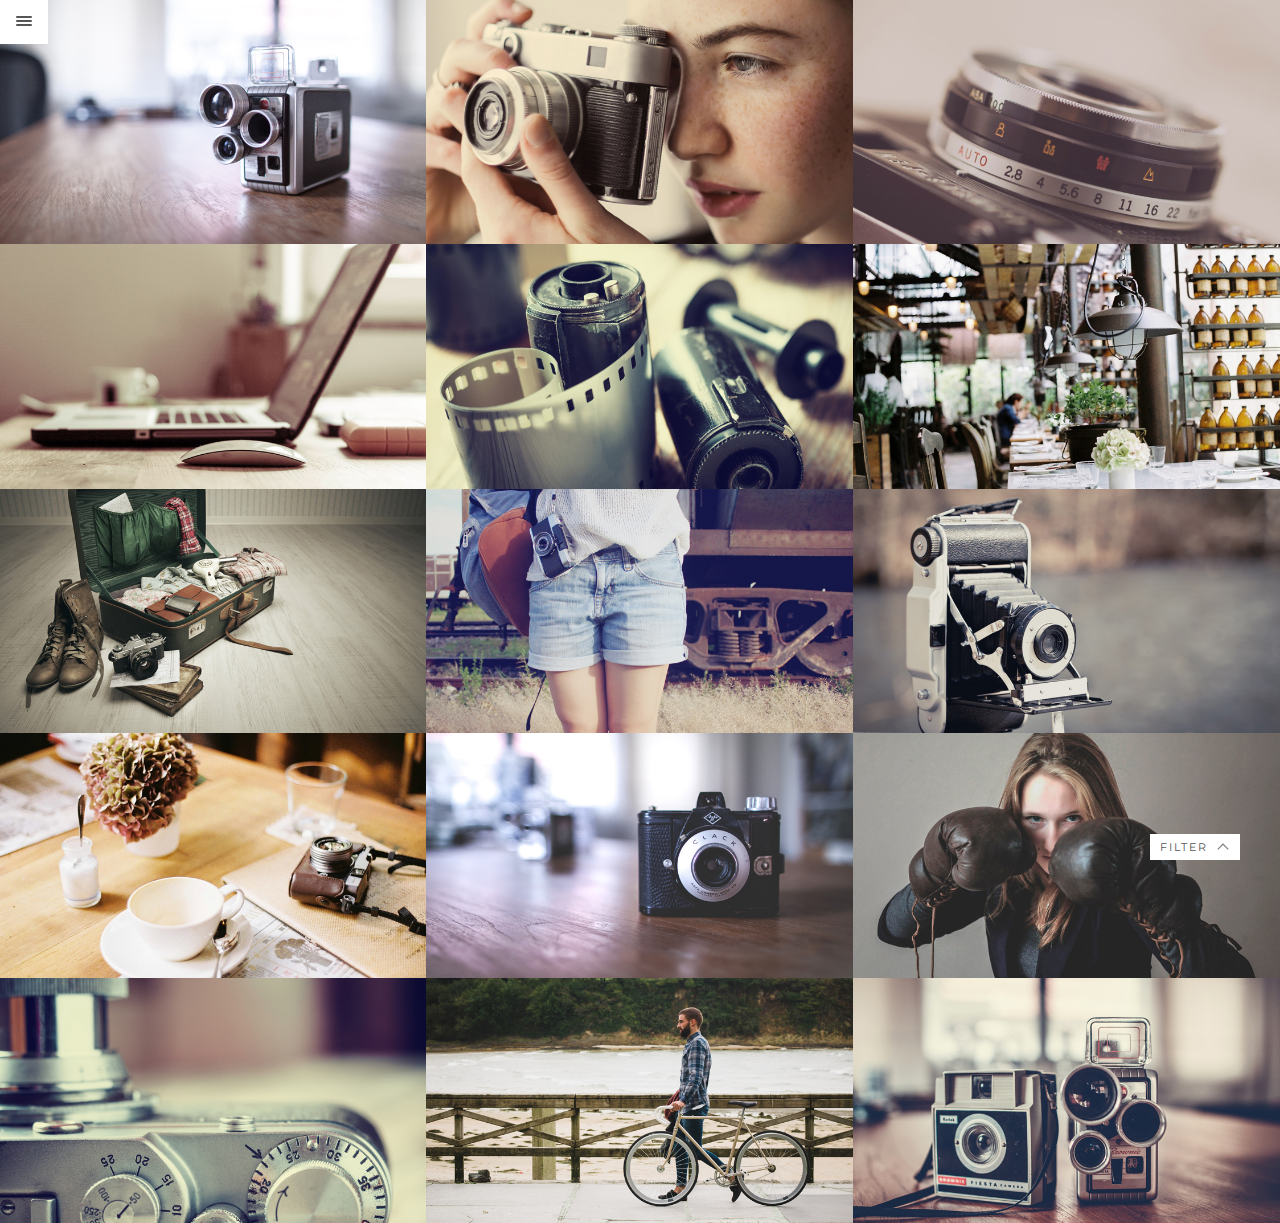
<file: index.html>
<!DOCTYPE html>
<!--[if lte IE 6]> <html class="no-js ie  lt-ie10 lt-ie9 lt-ie8 lt-ie7 ancient oldie" lang="en-US"> <![endif]-->
<!--[if IE 7]>     <html class="no-js ie7 lt-ie10 lt-ie9 lt-ie8 oldie" lang="en-US"> <![endif]-->
<!--[if IE 8]>     <html class="no-js ie8 lt-ie10 lt-ie9 oldie" lang="en-US"> <![endif]-->
<!--[if IE 9]>     <html class="no-js ie9 lt-ie10 oldie" lang="en-US"> <![endif]-->
<!--[if gt IE 8]><!--> <html class="no-js ajax-content" dir="ltr" lang="en-US"> <!--<![endif]-->

<!-- Mirrored from ppp-templates.de/sd/index.html by HTTrack Website Copier/3.x [XR&CO'2014], Sun, 17 Mar 2024 07:33:02 GMT -->
<head>
<meta charset="utf-8" />
<!--[if IE]> <meta http-equiv="X-UA-Compatible" content="IE=edge"> <![endif]-->
<title>Scarsdale – Responsive HTML5 Photography Portfolio</title>
<!-- Set the viewport width to device width for mobile -->
<meta name="viewport" content="width=device-width, initial-scale=1, maximum-scale=1" />
<meta name="author" content="weibergmedia">
<meta name="Description" content="Scarsdale – Responsive Retina-Ready HTML5 Portfolio" />
<link href="css/reset.css" rel="stylesheet" type="text/css" media="screen" />
<link href="css/contact.css" rel="stylesheet" type="text/css" media="screen" />
<link href="css/styles.css" rel="stylesheet" type="text/css" media="screen" />
<link href="css/flexslider.css" rel="stylesheet" type="text/css" media="screen" />
<!--[if gt IE 8]><!--><link href="css/retina-responsive.css" rel="stylesheet" type="text/css" media="screen" /><!--<![endif]-->
<!--[if !IE]> <link href="css/retina-responsive.css" rel="stylesheet" type="text/css" media="screen" /> <![endif]-->
<link href="css/print.css" rel="stylesheet" type="text/css" media="print" />
<link href="http://fonts.googleapis.com/css?family=Montserrat:400,700" rel="stylesheet" type="text/css" />
<link href='http://fonts.googleapis.com/css?family=Open+Sans:400,400italic' rel='stylesheet' type='text/css'>
<script src="js/modernizr.js" type="text/javascript"></script>
</head>
<body>
<!-- Preloader -->
<div id="preloader">
  <div id="status">
    <div class="parent">
      <div class="child">
        <p class="small">loading</p>
      </div>
    </div>
  </div>
</div>
<header>
  <h1 id="logo"><a href="index.html">Scarsdale</a></h1>
  <!-- start main nav -->
  <nav id="main-nav">
    <ul class="option-set clearfix" data-option-key="filter">
      <li> <a href="#" class="sub-nav-toggle active">Portfolio</a>
        <ul class="sub-nav">
          <li> <a href="index.html" class="active">Standard</a> </li>
          <li> <a href="grid-gallery.html">Grid Gallery</a> </li>
          <li> <a href="masonry-gallery.html">Masonry Gallery</a> </li>
        </ul>
      </li>
      <li> <a href="about.html">About</a> </li>
      <li> <a href="#" class="sub-nav-toggle">Features</a>
        <ul class="sub-nav hidden">
          <li> <a href="project.html">Project</a> </li>
          <li> <a href="gallery.html">Gallery</a> </li>
          <li> <a href="vimeo.html">Vimeo</a> </li>
          <li> <a href="slideshow.html">Slideshow</a> </li>
          <li> <a href="post.html">Post Page</a> </li>
        </ul>
      </li>
      <li> <a href="blog.html">Blog</a> </li>
      <li> <a href="contact.html" class="last">Contact</a> </li>
    </ul>
  </nav>
  <!-- end main nav -->
  <div id="bottom-header">
    <div class="social-links">
      <ul class="social-list clearfix">
        <li> <a href="#" class="pinterest"></a> </li>
        <li> <a href="#" class="twitter"></a> </li>
        <li> <a href="#" class="gplus"></a> </li>
        <li> <a href="#" class="facebook"></a> </li>
      </ul>
    </div>
    <p class="small">285 Lexington Ave<br />
      New York, NY<br />
      (845)&nbsp;123-4567</p>
  </div>
</header>
<div id="nav-background"></div>
<div id="background-color"></div>
<div id="content">
  <div id="menu-button">
    <div class="cursor">
      <!--Menu-->
      <div id="nav-button"> <span class="nav-bar"></span> <span class="nav-bar"></span> <span class="nav-bar"></span> </div>
    </div>
  </div>
  <div id="filter"> <span>Filter</span>
    <ul id="options">
      <li class="selected"> <a href="#home">All (15)</a> </li>
      <li> <a href="#lifestyle">Lifestyle (4)</a> </li>
      <li> <a href="#camera">Camera (7)</a> </li>
      <li> <a href="#people">People (4)</a> </li>
    </ul>
  </div>
  <div id="container" class="clearfix">
    <div class="element  clearfix thumbs home portfolio camera"> <a href="project.html" title="">
      <figure class="images"> <img src="images/image01-th.jpg" alt="<i>16mm Camera</i><span>camera</span>" class="slip" /> </figure>
      </a> </div>
    <div class="element  clearfix thumbs home portfolio people"> <a href="slideshow.html" title="">
      <figure class="images"> <img src="images/image02-th.jpg" alt="<i>Beautiful Girl</i><span>people</span>" class="slip" /> </figure>
      </a> </div>
    <div class="element  clearfix thumbs home portfolio camera"> <a href="project.html" title="">
      <figure class="images"> <img src="images/image03-th.jpg" alt="<i>Camera Closeup</i><span>camera</span>" class="slip" /> </figure>
      </a> </div>
    <div class="element  clearfix thumbs portfolio lifestyle home"> <a href="slideshow.html" title="">
      <figure class="images"> <img src="images/image04-th.jpg" alt="<i>Workspace</i><span>lifestyle</span>" class="slip" /> </figure>
      </a> </div>
    <div class="element  clearfix thumbs portfolio camera home"> <a href="project.html" title="">
      <figure class="images"> <img src="images/image05-th.jpg" alt="<i>Film Rolls</i><span>camera</span>" class="slip" /> </figure>
      </a> </div>
    <div class="element  clearfix thumbs portfolio lifestyle home"> <a href="project.html" title="">
      <figure class="images"> <img src="images/image06-th.jpg" alt="<i>Cool Restaurant</i><span>lifestyle</span>" class="slip" /> </figure>
      </a> </div>
    <div class="element  clearfix thumbs portfolio lifestyle home"> <a href="gallery.html" title="">
      <figure class="images"> <img src="images/image07-th.jpg" alt="<i>Ready to Travel</i><span>lifestyle</span>" class="slip" /> </figure>
      </a> </div>
    <div class="element  clearfix thumbs portfolio people home"> <a href="project.html" title="">
      <figure class="images"> <img src="images/image09-th.jpg" alt="<i>Traveler</i><span>people</span>" class="slip" /> </figure>
      </a> </div>
    <div class="element  clearfix thumbs portfolio camera home"> <a href="project.html" title="">
      <figure class="images"> <img src="images/image08-th.jpg" alt="<i>Folding Camera</i><span>camera</span>" class="slip" /> </figure>
      </a> </div>
    <div class="element  clearfix thumbs portfolio lifestyle home"> <a href="project.html" title="">
      <figure class="images"> <img src="images/image10-th.jpg" alt="<i>On the Table</i><span>lifestyle</span>" class="slip" /> </figure>
      </a> </div>
    <div class="element  clearfix thumbs portfolio camera home"> <a href="project.html" title="">
      <figure class="images"> <img src="images/image13-th.jpg" alt="<i>Old Camera</i><span>camera</span>" class="slip" /> </figure>
      </a> </div>
    <div class="element  clearfix thumbs portfolio people home"> <a href="project.html" title="">
      <figure class="images"> <img src="images/image12-th.jpg" alt="<i>Boxing Girl</i><span>people</span>" class="slip" /> </figure>
      </a> </div>
    <div class="element  clearfix thumbs portfolio camera home"> <a href="project.html" title="">
      <figure class="images"> <img src="images/image11-th.jpg" alt="<i>Retro Film Camera</i><span>camera</span>" class="slip" /> </figure>
      </a> </div>
    <div class="element  clearfix thumbs portfolio people home"> <a href="project.html" title="">
      <figure class="images"> <img src="images/image15-th.jpg" alt="<i>Hipster Man</i><span>people</span>" class="slip" /> </figure>
      </a> </div>
    <div class="element  clearfix thumbs portfolio camera home"> <a href="project.html" title="">
      <figure class="images"> <img src="images/image14-th.jpg" alt="<i>Vintage Cameras</i><span>camera</span>" class="slip" /> </figure>
      </a> </div>
  </div>
  <!-- end #container -->
</div>
<!-- end content -->
<script src="js/jquery-1.11.1.min.js" type="text/javascript"></script>
<script src="js/jquery-easing-1.3.js" type="text/javascript"></script>
<script src="js/retina.min.js" type="text/javascript"></script>
<script src="js/jquery.touchSwipe.min.js" type="text/javascript"></script>
<script src="js/jquery.isotope2.min.js" type="text/javascript"></script>
<script src="js/jquery.ba-bbq.min.js" type="text/javascript"></script>
<script src="js/jquery.isotope.load.js" type="text/javascript"></script>
<script src="js/jquery.fitvids.js" type="text/javascript"></script>
<script src="js/SmoothScroll.js" type="text/javascript"></script>
<script src="js/main.js" type="text/javascript"></script>
<script src="js/jquery.form.js" type="text/javascript"></script>
<script src="js/input.fields.js" type="text/javascript"></script>
<script src="js/preloader.js" type="text/javascript"></script>
<script defer src="js/jquery.flexslider-min.js"></script>
<script src="js/jquery.sliphover.min.js"></script>
<script src="js/jquery.fitvids.js" type="text/javascript"></script>
</body>

<!-- Mirrored from ppp-templates.de/sd/index.html by HTTrack Website Copier/3.x [XR&CO'2014], Sun, 17 Mar 2024 07:34:26 GMT -->
</html>
</file>
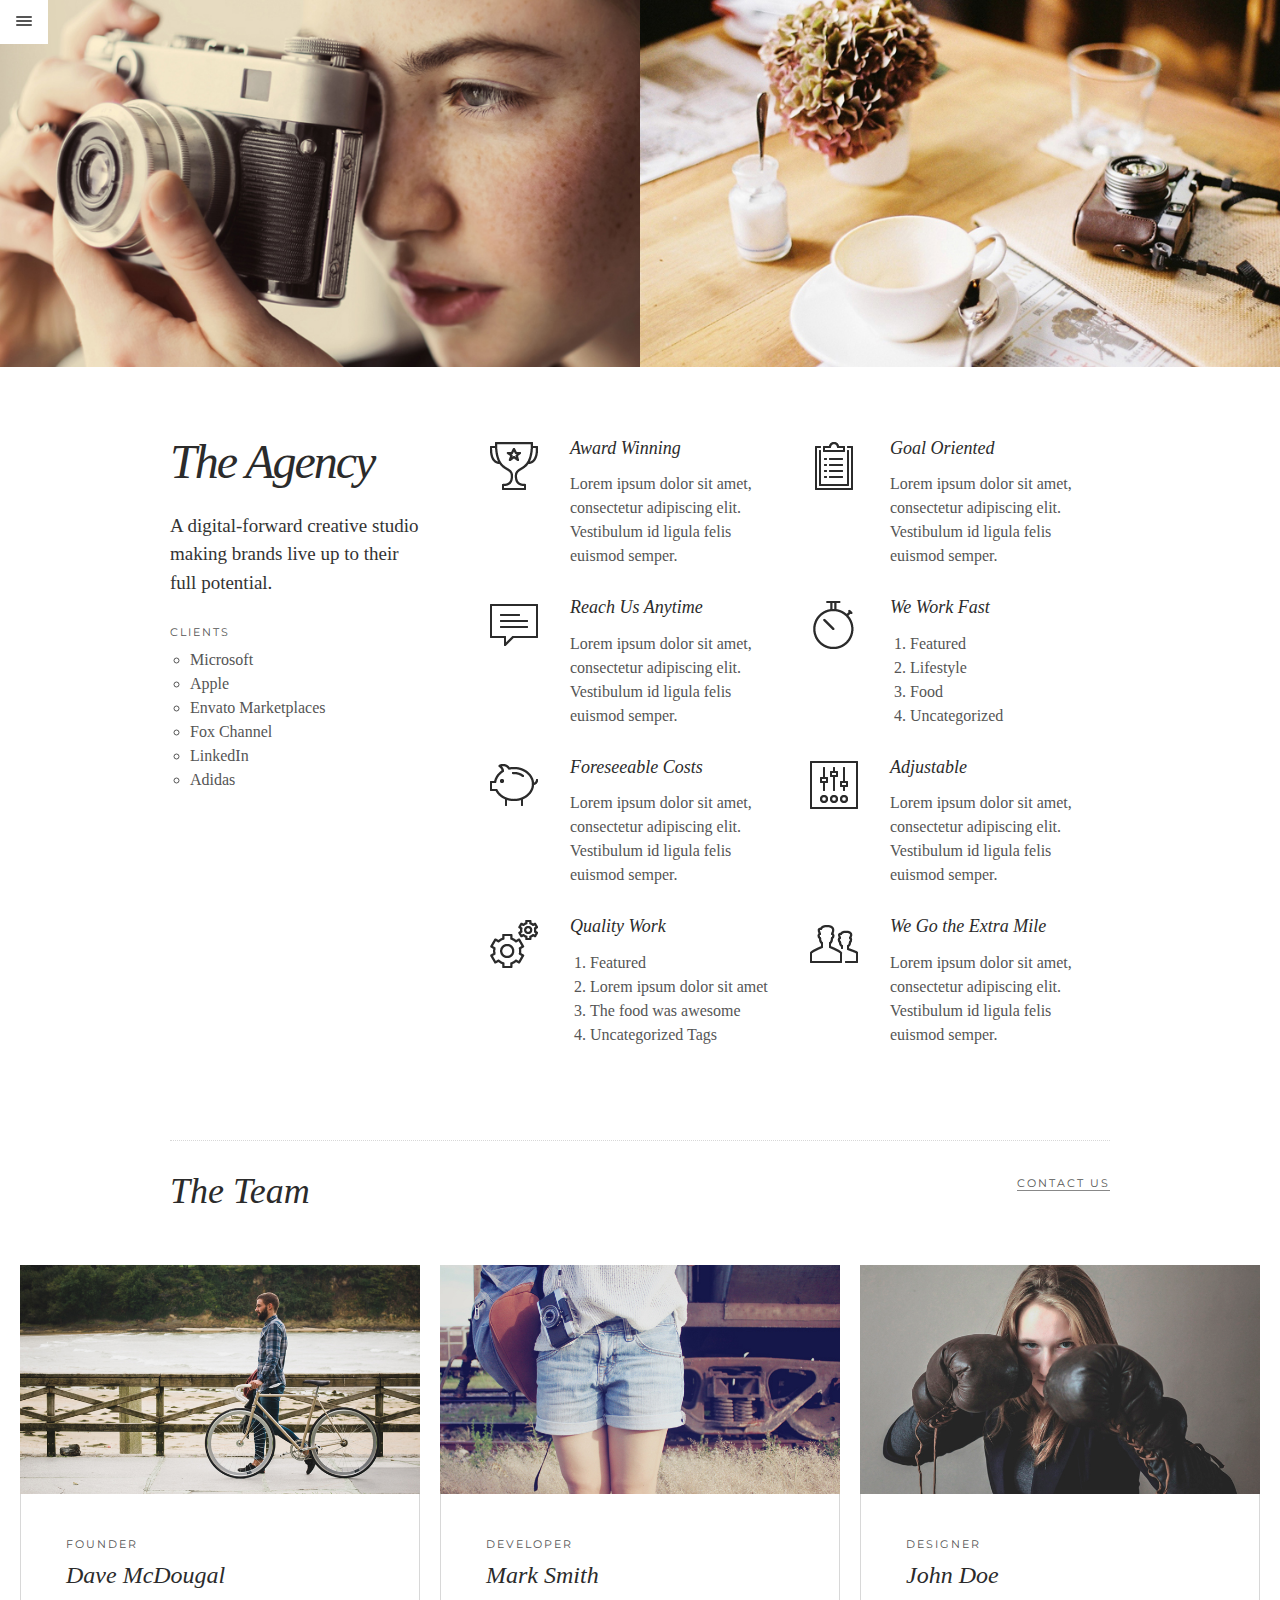
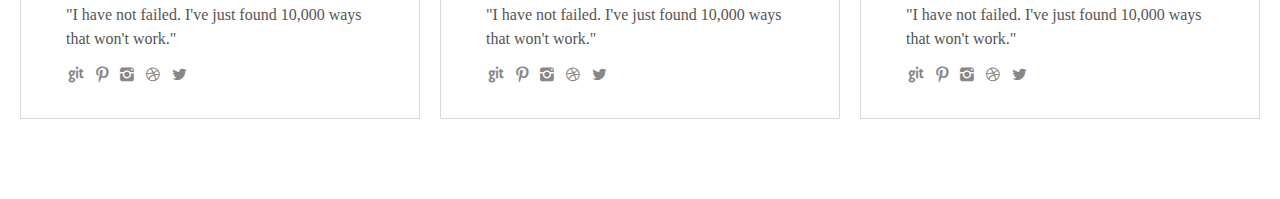
<file: about.html>
<!DOCTYPE html>
<!--[if lte IE 6]> <html class="no-js ie  lt-ie10 lt-ie9 lt-ie8 lt-ie7 ancient oldie" lang="en-US"> <![endif]-->
<!--[if IE 7]>     <html class="no-js ie7 lt-ie10 lt-ie9 lt-ie8 oldie" lang="en-US"> <![endif]-->
<!--[if IE 8]>     <html class="no-js ie8 lt-ie10 lt-ie9 oldie" lang="en-US"> <![endif]-->
<!--[if IE 9]>     <html class="no-js ie9 lt-ie10 oldie" lang="en-US"> <![endif]-->
<!--[if gt IE 8]><!--> <html class="no-js ajax-content" dir="ltr" lang="en-US"> <!--<![endif]-->

<!-- Mirrored from ppp-templates.de/sd/about.html by HTTrack Website Copier/3.x [XR&CO'2014], Sun, 17 Mar 2024 07:36:16 GMT -->
<head>
<meta charset="utf-8" />
<!--[if IE]> <meta http-equiv="X-UA-Compatible" content="IE=edge"> <![endif]-->
<title>Scarsdale – Responsive Retina-Ready HTML5 Portfolio</title>
<!-- Set the viewport width to device width for mobile -->
<meta name="viewport" content="width=device-width, initial-scale=1, maximum-scale=1" />
<meta name="author" content="weibergmedia">
<meta name="Description" content="Scarsdale – Responsive Retina-Ready HTML5 Portfolio" />
<link href="css/reset.css" rel="stylesheet" type="text/css" media="screen" />
<link href="css/contact.css" rel="stylesheet" type="text/css" media="screen" />
<link href="css/styles.css" rel="stylesheet" type="text/css" media="screen" />
<link href="css/flexslider.css" rel="stylesheet" type="text/css" media="screen" />
<!--[if gt IE 8]><!--><link href="css/retina-responsive.css" rel="stylesheet" type="text/css" media="screen" /><!--<![endif]-->
<!--[if !IE]> <link href="css/retina-responsive.css" rel="stylesheet" type="text/css" media="screen" /> <![endif]-->
<link href="css/print.css" rel="stylesheet" type="text/css" media="print" />
<link href="http://fonts.googleapis.com/css?family=Montserrat:400,700" rel="stylesheet" type="text/css" />
<link href='http://fonts.googleapis.com/css?family=Open+Sans:400,400italic' rel='stylesheet' type='text/css'>
<script src="js/modernizr.js" type="text/javascript"></script>
</head>
<body class="about-page with-margin">
<header>
  <h1 id="logo"><a href="index.html">Scarsdale</a></h1>
  <!-- start main nav -->
  <nav id="main-nav">
    <ul class="option-set clearfix" data-option-key="filter">
      <li> <a href="#" class="sub-nav-toggle">Portfolio</a>
        <ul class="sub-nav hidden">
          <li> <a href="index.html">Standard</a> </li>
          <li> <a href="grid-gallery.html">Grid Gallery</a> </li>
          <li> <a href="masonry-gallery.html">Masonry Gallery</a> </li>
        </ul>
      </li>
      <li> <a href="about.html" class="active">About</a> </li>
      <li> <a href="#" class="sub-nav-toggle">Features</a>
        <ul class="sub-nav hidden">
          <li> <a href="project.html">Project</a> </li>
          <li> <a href="gallery.html">Gallery</a> </li>
          <li> <a href="vimeo.html">Vimeo</a> </li>
          <li> <a href="slideshow.html">Slideshow</a> </li>
          <li> <a href="post.html">Post Page</a> </li>
        </ul>
      </li>
      <li> <a href="blog.html">Blog</a> </li>
      <li> <a href="contact.html" class="last">Contact</a> </li>
    </ul>
  </nav>
  <!-- end main nav -->
  <div id="bottom-header">
    <div class="social-links">
      <ul class="social-list clearfix">
        <li> <a href="#" class="pinterest"></a> </li>
        <li> <a href="#" class="twitter"></a> </li>
        <li> <a href="#" class="gplus"></a> </li>
        <li> <a href="#" class="facebook"></a> </li>
      </ul>
    </div>
    <p class="small">285 Lexington Ave<br />
      New York, NY<br />
      (845)&nbsp;123-4567</p>
  </div>
</header>
<div id="nav-background"></div>
<div id="background-color"></div>
<div id="content">
<div id="menu-button">
  <div class="cursor">
    <!--Menu-->
    <div id="nav-button"> <span class="nav-bar"></span> <span class="nav-bar"></span> <span class="nav-bar"></span> </div>
  </div>
</div>
<div class="image-container">
  <div class="halfs">
    <figure class="images"> <img src="images/image02-th.jpg" alt="" /> </figure>
  </div>
  <div class="halfs">
    <figure class="images"> <img src="images/image10-th.jpg" alt="" /> </figure>
  </div>
</div>
<div class="container">
<div class="col1-3 col2-3m smaller left-side">
  <h2>The Agency</h2>
  <blockquote class="not-boxed no-symbol">
    <p>A digital-forward creative studio making brands live up to their full potential.</p>
  </blockquote>
  <p class="small">Clients</p>
  <ul class="unordered-list">
    <li> Microsoft</li>
    <li> Apple</li>
    <li> Envato Marketplaces</li>
    <li> Fox Channel</li>
    <li> LinkedIn</li>
    <li> Adidas</li>
  </ul>
</div>
<div class="col1-3">
  <div class="icon-holder winner"></div>
  <div class="next-to-icon">
    <h5>Award Winning</h5>
    <p>Lorem ipsum dolor sit amet, consectetur adipiscing elit. Vestibulum id ligula felis euismod semper.</p>
  </div>
  <div class="icon-holder chat"></div>
  <div class="next-to-icon">
    <h5>Reach Us Anytime</h5>
    <p>Lorem ipsum dolor sit amet, consectetur adipiscing elit. Vestibulum id ligula felis euismod semper.</p>
  </div>
  <div class="icon-holder pig"></div>
  <div class="next-to-icon">
    <h5>Foreseeable Costs</h5>
    <p>Lorem ipsum dolor sit amet, consectetur adipiscing elit. Vestibulum id ligula felis euismod semper.</p>
  </div>
  <div class="icon-holder works"></div>
  <div class="next-to-icon">
    <h5>Quality Work</h5>
    <ol>
      <li>Featured</li>
      <li>Lorem ipsum dolor sit amet</li>
      <li>The food was awesome</li>
      <li>Uncategorized Tags</li>
    </ol>
  </div>
</div>
<div class="col1-3">
<div class="icon-holder notes"></div>
<div class="next-to-icon">
  <h5>Goal Oriented</h5>
  <p>Lorem ipsum dolor sit amet, consectetur adipiscing elit. Vestibulum id ligula felis euismod semper.</p>
</div>
<div class="icon-holder time"></div>
<div class="next-to-icon">
<h5>We Work Fast</h5>
<ol>
<li>Featured</li>
<li>Lifestyle</li>
<li>Food</li>
<li>Uncategorized</li>
</ol>
</div>
<div class="icon-holder adjust"></div>
<div class="next-to-icon">
  <h5>Adjustable</h5>
  <p>Lorem ipsum dolor sit amet, consectetur adipiscing elit. Vestibulum id ligula felis euismod semper.</p>
</div>
<div class="icon-holder team"></div>
<div class="next-to-icon">
  <h5>We Go the Extra Mile</h5>
  <p>Lorem ipsum dolor sit amet, consectetur adipiscing elit. Vestibulum id ligula felis euismod semper.</p>
</div>
</div>
<div class="clear"></div>
<footer class="clearfix">
  <div class="col1-3 alignleft">
    <h3>The Team</h3>
  </div>
  <div class="col1-3 alignright">
    <p class="small margin-top"><a href="contact.html" title="">Contact Us</a></p>
  </div>
  <div class="clear"></div>
</footer>
</div>
<!-- end .container -->
<div id="container" class="clearfix">
  <div class="element  clearfix thumbs home blog-teaser">
    <figure class="images"> <img src="images/image15-th.jpg" alt="" /></figure>
    <div class="bottom-background">
      <p class="small">Founder</p>
      <h4>Dave McDougal</h4>
      <p>"I have not failed. I've just found 10,000 ways that won't work."</p>
      <ul class="social-list">
        <li><a href="#" class="git"></a></li>
        <li><a href="#" class="pinterest"></a></li>
        <li><a href="#" class="instagram"></a></li>
        <li><a href="#" class="dribbble"></a></li>
        <li><a href="#" class="twitter"></a></li>
      </ul>
    </div>
  </div>
  <div class="element  clearfix thumbs home blog-teaser">
    <figure class="images"> <img src="images/image09-th.jpg" alt="" /></figure>
    <div class="bottom-background">
      <p class="small">Developer</p>
      <h4>Mark Smith</h4>
      <p>"I have not failed. I've just found 10,000 ways that won't work."</p>
      <ul class="social-list">
        <li><a href="#" class="git"></a></li>
        <li><a href="#" class="pinterest"></a></li>
        <li><a href="#" class="instagram"></a></li>
        <li><a href="#" class="dribbble"></a></li>
        <li><a href="#" class="twitter"></a></li>
      </ul>
    </div>
  </div>
  <div class="element  clearfix thumbs home blog-teaser">
    <figure class="images"> <img src="images/image12-th.jpg" alt="" /></figure>
    <div class="bottom-background">
      <p class="small">Designer</p>
      <h4>John Doe</h4>
      <p>"I have not failed. I've just found 10,000 ways that won't work."</p>
      <ul class="social-list">
        <li><a href="#" class="git"></a></li>
        <li><a href="#" class="pinterest"></a></li>
        <li><a href="#" class="instagram"></a></li>
        <li><a href="#" class="dribbble"></a></li>
        <li><a href="#" class="twitter"></a></li>
      </ul>
    </div>
  </div>
</div>
<!-- end #container -->
</div>
<!-- end content -->
<script src="js/jquery-1.11.1.min.js" type="text/javascript"></script>
<script src="js/jquery-easing-1.3.js" type="text/javascript"></script>
<script src="js/retina.min.js" type="text/javascript"></script>
<script src="js/jquery.touchSwipe.min.js" type="text/javascript"></script>
<script src="js/jquery.isotope2.min.js" type="text/javascript"></script>
<script src="js/jquery.ba-bbq.min.js" type="text/javascript"></script>
<script src="js/jquery.isotope.load.js" type="text/javascript"></script>
<script src="js/jquery.fitvids.js" type="text/javascript"></script>
<script src="js/SmoothScroll.js" type="text/javascript"></script>
<script src="js/main.js" type="text/javascript"></script>
<script src="js/jquery.form.js" type="text/javascript"></script>
<script src="js/input.fields.js" type="text/javascript"></script>
<script src="js/preloader.js" type="text/javascript"></script>
<script defer src="js/jquery.flexslider-min.js"></script>
<script src="js/jquery.fitvids.js" type="text/javascript"></script>
</body>

<!-- Mirrored from ppp-templates.de/sd/about.html by HTTrack Website Copier/3.x [XR&CO'2014], Sun, 17 Mar 2024 07:36:16 GMT -->
</html>
</file>
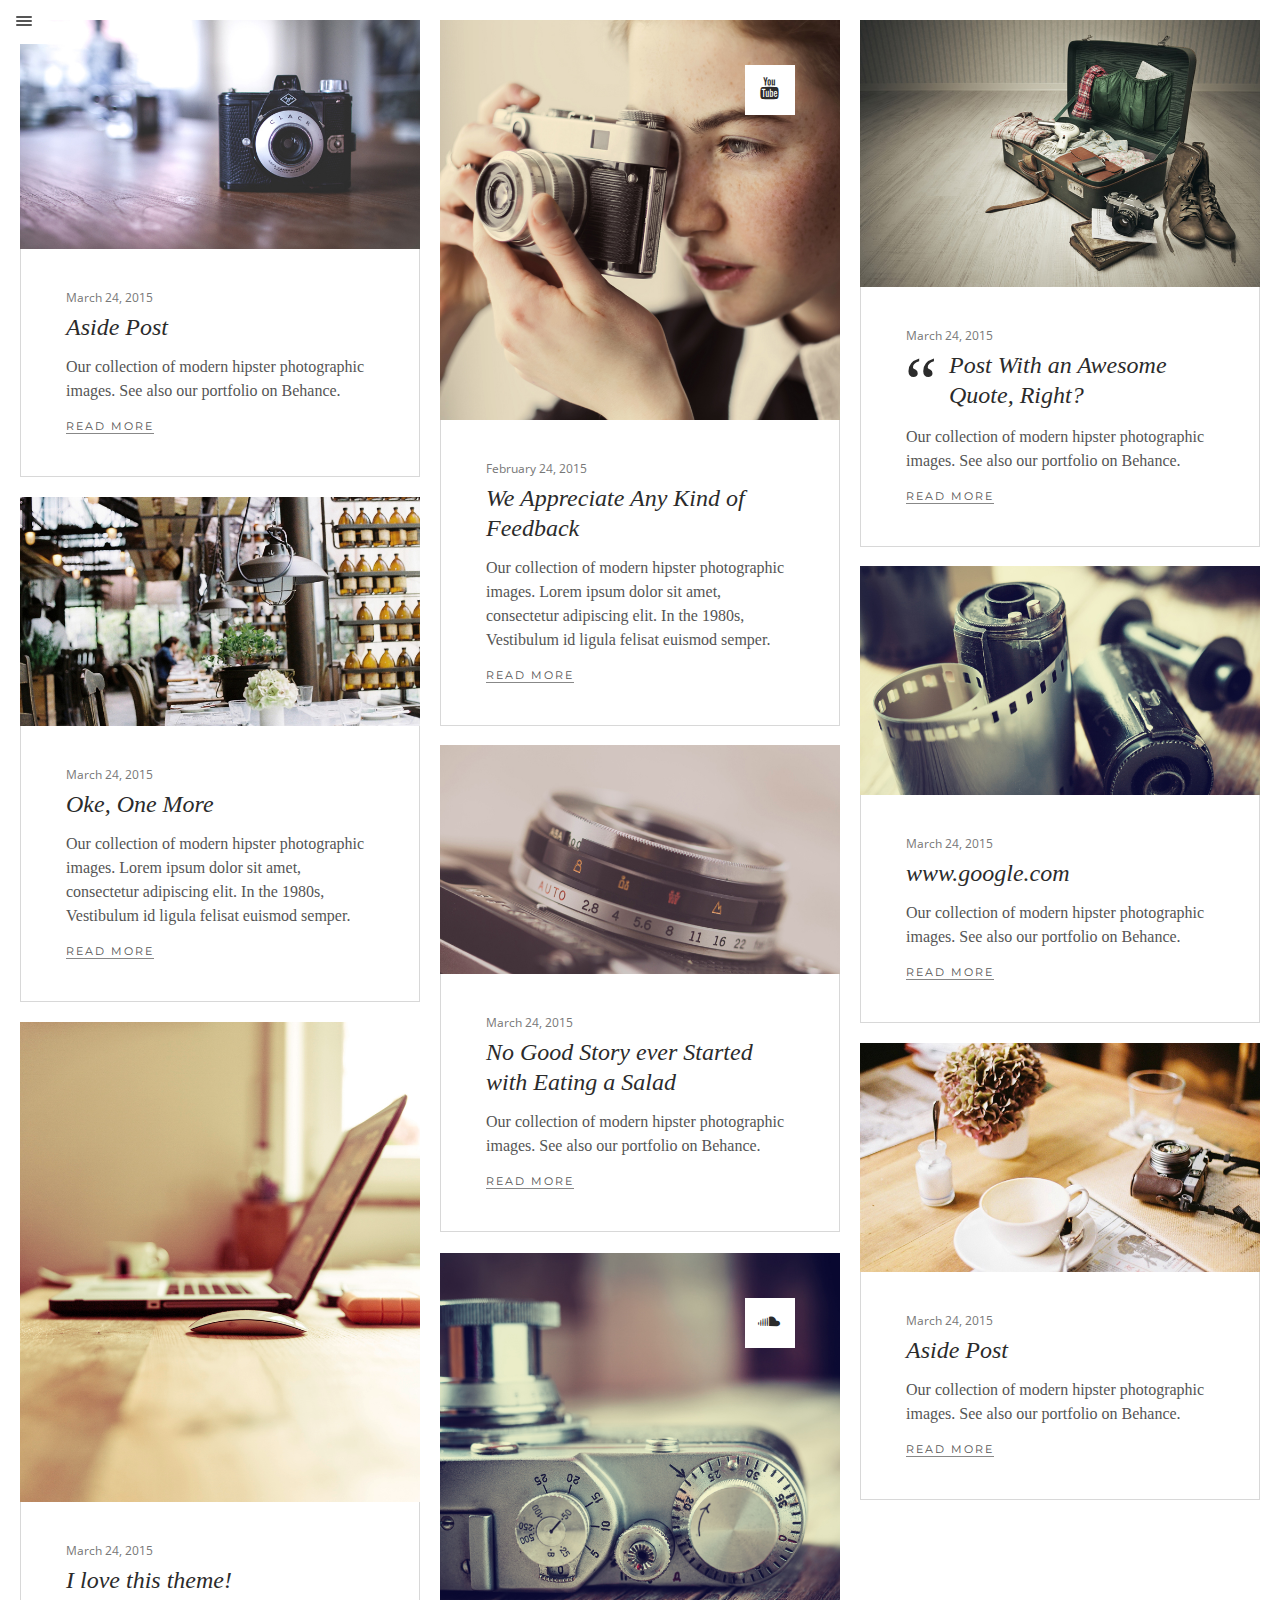
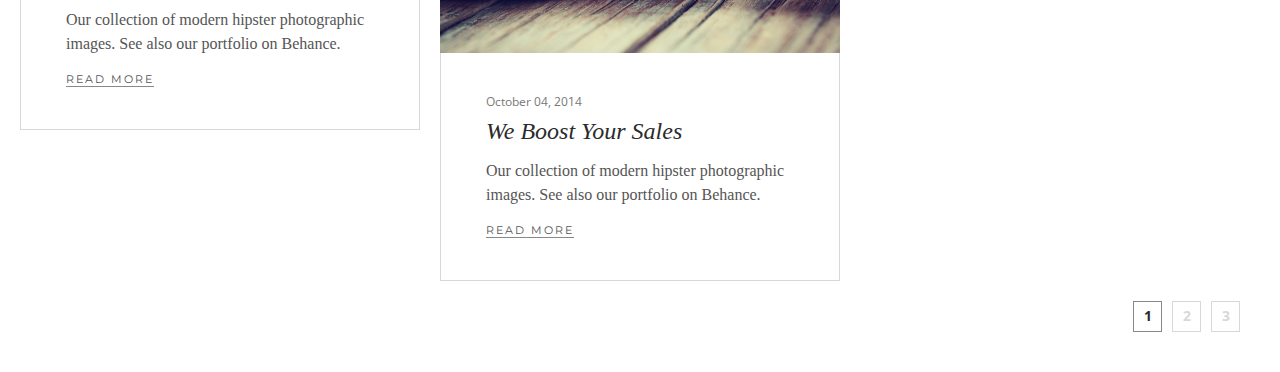
<file: blog.html>
<!DOCTYPE html>
<!--[if lte IE 6]> <html class="no-js ie  lt-ie10 lt-ie9 lt-ie8 lt-ie7 ancient oldie" lang="en-US"> <![endif]-->
<!--[if IE 7]>     <html class="no-js ie7 lt-ie10 lt-ie9 lt-ie8 oldie" lang="en-US"> <![endif]-->
<!--[if IE 8]>     <html class="no-js ie8 lt-ie10 lt-ie9 oldie" lang="en-US"> <![endif]-->
<!--[if IE 9]>     <html class="no-js ie9 lt-ie10 oldie" lang="en-US"> <![endif]-->
<!--[if gt IE 8]><!--> <html class="no-js ajax-content" dir="ltr" lang="en-US"> <!--<![endif]-->

<!-- Mirrored from ppp-templates.de/sd/blog.html by HTTrack Website Copier/3.x [XR&CO'2014], Sun, 17 Mar 2024 07:37:04 GMT -->
<head>
<meta charset="utf-8" />
<!--[if IE]> <meta http-equiv="X-UA-Compatible" content="IE=edge"> <![endif]-->
<title>Scarsdale – Responsive Retina-Ready HTML5 Portfolio</title>
<!-- Set the viewport width to device width for mobile -->
<meta name="viewport" content="width=device-width, initial-scale=1, maximum-scale=1" />
<meta name="author" content="weibergmedia">
<meta name="Description" content="Scarsdale – Responsive Retina-Ready HTML5 Portfolio" />
<link href="css/reset.css" rel="stylesheet" type="text/css" media="screen" />
<link href="css/contact.css" rel="stylesheet" type="text/css" media="screen" />
<link href="css/styles.css" rel="stylesheet" type="text/css" media="screen" />
<link href="css/flexslider.css" rel="stylesheet" type="text/css" media="screen" />
<link href="css/jquery.fancybox.css" rel="stylesheet" type="text/css" media="screen" />
<!--[if gt IE 8]><!--><link href="css/retina-responsive.css" rel="stylesheet" type="text/css" media="screen" /><!--<![endif]-->
<!--[if !IE]> <link href="css/retina-responsive.css" rel="stylesheet" type="text/css" media="screen" /> <![endif]-->
<link href="css/print.css" rel="stylesheet" type="text/css" media="print" />
<link href="http://fonts.googleapis.com/css?family=Montserrat:400,700" rel="stylesheet" type="text/css" />
<link href='http://fonts.googleapis.com/css?family=Open+Sans:400,400italic' rel='stylesheet' type='text/css'>
<script src="js/modernizr.js" type="text/javascript"></script>
</head>
<body class="blog-overview with-margin">
<header>
  <h1 id="logo"><a href="index.html">Scarsdale</a></h1>
  <!-- start main nav -->
  <nav id="main-nav">
    <ul class="option-set clearfix" data-option-key="filter">
      <li> <a href="#" class="sub-nav-toggle">Portfolio</a>
        <ul class="sub-nav hidden">
          <li> <a href="index.html">Standard</a> </li>
          <li> <a href="grid-gallery.html">Grid Gallery</a> </li>
          <li> <a href="masonry-gallery.html">Masonry Gallery</a> </li>
        </ul>
      </li>
      <li> <a href="about.html">About</a> </li>
      <li> <a href="#" class="sub-nav-toggle">Features</a>
        <ul class="sub-nav hidden">
          <li> <a href="project.html">Project</a> </li>
          <li> <a href="gallery.html">Gallery</a> </li>
          <li> <a href="vimeo.html">Vimeo</a> </li>
          <li> <a href="slideshow.html">Slideshow</a> </li>
          <li> <a href="post.html">Post Page</a> </li>
        </ul>
      </li>
      <li> <a href="blog.html" class="active">Blog</a> </li>
      <li> <a href="contact.html" class="last">Contact</a> </li>
    </ul>
  </nav>
  <!-- end main nav -->
  <div id="bottom-header">
    <div class="social-links">
      <ul class="social-list clearfix">
        <li> <a href="#" class="pinterest"></a> </li>
        <li> <a href="#" class="twitter"></a> </li>
        <li> <a href="#" class="gplus"></a> </li>
        <li> <a href="#" class="facebook"></a> </li>
      </ul>
    </div>
    <p class="small">285 Lexington Ave<br />
      New York, NY<br />
      (845)&nbsp;123-4567</p>
  </div>
</header>
<div id="nav-background"></div>
<div id="background-color"></div>
<div id="content">
  <div id="menu-button">
    <div class="cursor">
      <!--Menu-->
      <div id="nav-button"> <span class="nav-bar"></span> <span class="nav-bar"></span> <span class="nav-bar"></span> </div>
    </div>
  </div>
  <!--  <div class="container">-->
  <div id="container" class="clearfix">
    <div class="element  clearfix thumbs home blog-teaser"> <a href="post.html" title="">
      <figure class="images"> <img src="images/image13-th.jpg" alt="" /></figure>
      </a>
      <div class="bottom-background">
        <p class="tiny">March 24, 2015</p>
        <a href="post.html" title="">
        <h4>Aside Post</h4>
        </a>
        <p>Our collection of modern hipster photographic images. See also our portfolio on Behance. </p>
        <p class="small"><a href="post.html" title="">read more</a></p>
      </div>
    </div>
    <div class="element  clearfix thumbs home blog-teaser"> <a href="post.html" title="">
      <figure class="images">
        <div class="icon-container">
          <ul class="social-list clearfix">
            <li> <span class="youtube"></span> </li>
          </ul>
        </div>
        <img src="images/image02-full.jpg" alt="" /></figure>
      </a>
      <div class="bottom-background">
        <p class="tiny">February 24, 2015</p>
        <a href="post.html" title="">
        <h4>We Appreciate Any Kind of Feedback</h4>
        </a>
        <p>Our collection of modern hipster photographic images. Lorem ipsum dolor sit amet, consectetur adipiscing elit. In the 1980s, Vestibulum id ligula felisat euismod semper.</p>
        <p class="small"><a href="post.html" title="">read more</a></p>
      </div>
    </div>
    <div class="element  clearfix thumbs home blog-teaser"> <a href="post.html" title="">
      <figure class="images"> <img src="images/image07-full.jpg" alt="" /></figure>
      </a>
      <div class="bottom-background">
        <p class="tiny">March 24, 2015</p>
        <a href="post.html" title="">
        <blockquote>
          <h4>Post With an Awesome Quote, Right?</h4>
        </blockquote>
        </a>
        <p>Our collection of modern hipster photographic images. See also our portfolio on Behance. </p>
        <p class="small"><a href="post.html" title="">read more</a></p>
      </div>
    </div>
    <div class="element  clearfix thumbs home blog-teaser"> <a href="post.html" title="">
      <figure class="images"> <img src="images/image06-th.jpg" alt="" /></figure>
      </a>
      <div class="bottom-background">
        <p class="tiny">March 24, 2015</p>
        <a href="post.html" title="">
        <h4>Oke, One More</h4>
        </a>
        <p>Our collection of modern hipster photographic images. Lorem ipsum dolor sit amet, consectetur adipiscing elit. In the 1980s, Vestibulum id ligula felisat euismod semper.</p>
        <p class="small"><a href="post.html" title="">read more</a></p>
      </div>
    </div>
    <div class="element  clearfix thumbs home blog-teaser"> <a href="post.html" title="">
      <figure class="images"> <img src="images/image05-th.jpg" alt="" /></figure>
      </a>
      <div class="bottom-background">
        <p class="tiny">March 24, 2015</p>
        <a href="post.html" title="">
        <h4>www.google.com</h4>
        </a>
        <p>Our collection of modern hipster photographic images. See also our portfolio on Behance. </p>
        <p class="small"><a href="post.html" title="">read more</a></p>
      </div>
    </div>
    <div class="element  clearfix thumbs home blog-teaser"> <a href="post.html" title="">
      <figure class="images"> <img src="images/image03-th.jpg" alt="" /></figure>
      </a>
      <div class="bottom-background">
        <p class="tiny">March 24, 2015</p>
        <a href="post.html" title="">
        <h4>No Good Story ever Started with Eating a Salad</h4>
        </a>
        <p>Our collection of modern hipster photographic images. See also our portfolio on Behance. </p>
        <p class="small"><a href="post.html" title="">read more</a></p>
      </div>
    </div>
    <div class="element  clearfix thumbs home blog-teaser"> <a href="post.html" title="">
      <figure class="images"> <img src="images/image04-full.jpg" alt="" /></figure>
      </a>
      <div class="bottom-background">
        <p class="tiny">March 24, 2015</p>
        <a href="post.html" title="">
        <h4>I love this theme!</h4>
        </a>
        <p>Our collection of modern hipster photographic images. See also our portfolio on Behance. </p>
        <p class="small"><a href="post.html" title="">read more</a></p>
      </div>
    </div>
    <div class="element  clearfix thumbs home blog-teaser"> <a href="post.html" title="">
      <figure class="images"> <img src="images/image10-th.jpg" alt="" /></figure>
      </a>
      <div class="bottom-background">
        <p class="tiny">March 24, 2015</p>
        <a href="post.html" title="">
        <h4>Aside Post</h4>
        </a>
        <p>Our collection of modern hipster photographic images. See also our portfolio on Behance. </p>
        <p class="small"><a href="post.html" title="">read more</a></p>
      </div>
    </div>
    <div class="element  clearfix thumbs home blog-teaser"> <a href="post.html" title="">
      <figure class="images">
        <div class="icon-container">
          <ul class="social-list clearfix">
            <li> <span class="soundcloud"></span> </li>
          </ul>
        </div>
        <img src="images/image11-full.jpg" alt="" /></figure>
      </a>
      <div class="bottom-background">
        <p class="tiny">October 04, 2014</p>
        <a href="post.html" title="">
        <h4>We Boost Your Sales</h4>
        </a>
        <p>Our collection of modern hipster photographic images. See also our portfolio on Behance. </p>
        <p class="small"><a href="post.html" title="">read more</a></p>
      </div>
    </div>
  </div>
  <!-- end #container -->
  <div class="pagination-wrapper clearfix">
    <ul class="pagination clearfix">
      <li class="active"><a href="#">1</a></li>
      <li><a href="#">2</a></li>
      <li><a href="#">3</a></li>
    </ul>
  </div>
</div>
<!-- end content -->
<script src="js/jquery-1.11.1.min.js" type="text/javascript"></script>
<script src="js/jquery-easing-1.3.js" type="text/javascript"></script>
<script src="js/retina.min.js" type="text/javascript"></script>
<script src="js/jquery.touchSwipe.min.js" type="text/javascript"></script>
<script src="js/jquery.isotope2.min.js" type="text/javascript"></script>
<script src="js/jquery.ba-bbq.min.js" type="text/javascript"></script>
<script src="js/jquery.isotope.load.js" type="text/javascript"></script>
<script src="js/jquery.fitvids.js" type="text/javascript"></script>
<script src="js/SmoothScroll.js" type="text/javascript"></script>
<script src="js/main.js" type="text/javascript"></script>
<script src="js/jquery.form.js" type="text/javascript"></script>
<script src="js/input.fields.js" type="text/javascript"></script>
<script src="js/preloader.js" type="text/javascript"></script>
<script defer src="js/jquery.flexslider-min.js"></script>
<script src="js/jquery.fitvids.js" type="text/javascript"></script>
<script src="js/jquery.fancybox.pack.js" type="text/javascript"></script>
</body>

<!-- Mirrored from ppp-templates.de/sd/blog.html by HTTrack Website Copier/3.x [XR&CO'2014], Sun, 17 Mar 2024 07:37:04 GMT -->
</html>
</file>
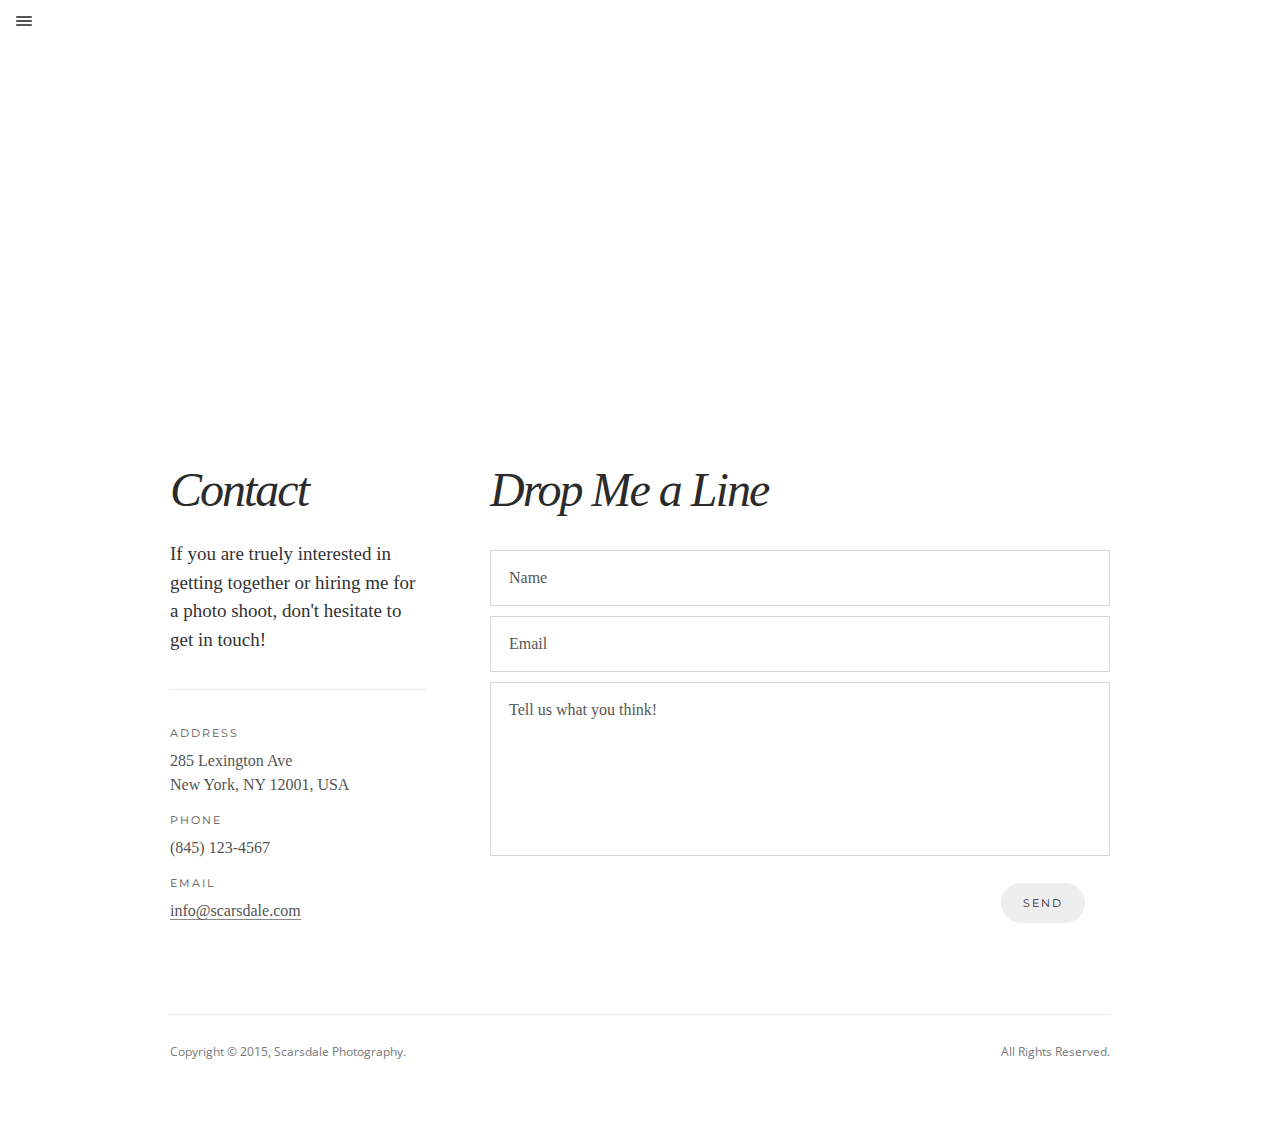
<file: contact.html>
<!DOCTYPE html>
<!--[if lte IE 6]> <html class="no-js ie  lt-ie10 lt-ie9 lt-ie8 lt-ie7 ancient oldie" lang="en-US"> <![endif]-->
<!--[if IE 7]>     <html class="no-js ie7 lt-ie10 lt-ie9 lt-ie8 oldie" lang="en-US"> <![endif]-->
<!--[if IE 8]>     <html class="no-js ie8 lt-ie10 lt-ie9 oldie" lang="en-US"> <![endif]-->
<!--[if IE 9]>     <html class="no-js ie9 lt-ie10 oldie" lang="en-US"> <![endif]-->
<!--[if gt IE 8]><!--> <html class="no-js ajax-content" dir="ltr" lang="en-US"> <!--<![endif]-->

<!-- Mirrored from ppp-templates.de/sd/contact.html by HTTrack Website Copier/3.x [XR&CO'2014], Sun, 17 Mar 2024 07:37:04 GMT -->
<head>
<meta charset="utf-8" />
<!--[if IE]> <meta http-equiv="X-UA-Compatible" content="IE=edge"> <![endif]-->
<title>Scarsdale – Responsive Retina-Ready HTML5 Portfolio</title>
<!-- Set the viewport width to device width for mobile -->
<meta name="viewport" content="width=device-width, initial-scale=1, maximum-scale=1" />
<meta name="author" content="weibergmedia">
<meta name="Description" content="Scarsdale – Responsive Retina-Ready HTML5 Portfolio" />
<link href="css/reset.css" rel="stylesheet" type="text/css" media="screen" />
<link href="css/contact.css" rel="stylesheet" type="text/css" media="screen" />
<link href="css/styles.css" rel="stylesheet" type="text/css" media="screen" />
<link href="css/flexslider.css" rel="stylesheet" type="text/css" media="screen" />
<!--[if gt IE 8]><!--><link href="css/retina-responsive.css" rel="stylesheet" type="text/css" media="screen" /><!--<![endif]-->
<!--[if !IE]> <link href="css/retina-responsive.css" rel="stylesheet" type="text/css" media="screen" /> <![endif]-->
<link href="css/print.css" rel="stylesheet" type="text/css" media="print" />
<link href="http://fonts.googleapis.com/css?family=Montserrat:400,700" rel="stylesheet" type="text/css" />
<link href='http://fonts.googleapis.com/css?family=Open+Sans:400,400italic' rel='stylesheet' type='text/css'>
<script src="js/modernizr.js" type="text/javascript"></script>
</head>
<body>
<header>
  <h1 id="logo"><a href="index.html">Scarsdale</a></h1>
  <!-- start main nav -->
  <nav id="main-nav">
    <ul class="option-set clearfix" data-option-key="filter">
      <li> <a href="#" class="sub-nav-toggle">Portfolio</a>
        <ul class="sub-nav hidden">
          <li> <a href="index.html">Standard</a> </li>
          <li> <a href="grid-gallery.html">Grid Gallery</a> </li>
          <li> <a href="masonry-gallery.html">Masonry Gallery</a> </li>
        </ul>
      </li>
      <li> <a href="about.html">About</a> </li>
      <li> <a href="#" class="sub-nav-toggle">Features</a>
        <ul class="sub-nav hidden">
          <li> <a href="project.html">Project</a> </li>
          <li> <a href="gallery.html">Gallery</a> </li>
          <li> <a href="vimeo.html">Vimeo</a> </li>
          <li> <a href="slideshow.html">Slideshow</a> </li>
          <li> <a href="post.html">Post Page</a> </li>
        </ul>
      </li>
      <li> <a href="blog.html">Blog</a> </li>
      <li> <a href="contact.html" class="last active">Contact</a> </li>
    </ul>
  </nav>
  <!-- end main nav -->
  <div id="bottom-header">
    <div class="social-links">
      <ul class="social-list clearfix">
        <li> <a href="#" class="pinterest"></a> </li>
        <li> <a href="#" class="twitter"></a> </li>
        <li> <a href="#" class="gplus"></a> </li>
        <li> <a href="#" class="facebook"></a> </li>
      </ul>
    </div>
    <p class="small">285 Lexington Ave<br />
      New York, NY<br />
      (845)&nbsp;123-4567</p>
  </div>
</header>
<div id="nav-background"></div>
<div id="background-color"></div>
<div id="content">
  <div id="menu-button">
    <div class="cursor">
      <!--Menu-->
      <div id="nav-button"> <span class="nav-bar"></span> <span class="nav-bar"></span> <span class="nav-bar"></span> </div>
    </div>
  </div>
  <div class="image-container">
    <div id="map"></div>
  </div>
  <div class="container">
    <div class="col1-3 smaller left-side">
      <h2>Contact</h2>
      <blockquote class="not-boxed no-symbol">
        <p>If you are truely interested in getting together or hiring me for a photo shoot, don't hesitate to get in touch!</p>
      </blockquote>
      <div class="borderline"></div>
      <p class="small">Address</p>
      <p>285 Lexington Ave<br />
        New York, NY 12001, USA</p>
      <p class="small">Phone</p>
      <p>(845)&nbsp;123-4567</p>
      <p class="small">Email</p>
      <p><a href="#">info@scarsdale.com</a></p>
    </div>
    <div class="col2-3">
      <h2>Drop Me a Line</h2>
      <form class="form-part" method="post" action="http://ppp-templates.de/sd/contact.php" name="contactform" id="contactform" autocomplete="off">
        <input name="name" type="text" id="name" size="30" title="Name" />
        <input name="email" type="text" id="email" size="30" title="Email" />
        <textarea name="comments" cols="40" rows="3" id="comments" title="Tell us what you think!"></textarea>
        <div class="input-wrapper clearfix">
          <input type="submit" class="send-btn" value="Send" id="submit" name="Submit" />
          <span id="message"></span></div>
      </form>
    </div>
    <div class="clear"></div>
    <footer class="clearfix">
      <div class="alignleft">
        <p class="tiny">Copyright © 2015, Scarsdale Photography.</p>
      </div>
      <div class="alignright">
        <p class="tiny">All Rights Reserved. </p>
      </div>
    </footer>
  </div>
  <!-- end .container -->
</div>
<!-- end content -->
<script src="js/jquery-1.11.1.min.js" type="text/javascript"></script>
<script src="js/jquery-easing-1.3.js" type="text/javascript"></script>
<script src="js/retina.min.js" type="text/javascript"></script>
<script src="js/jquery.touchSwipe.min.js" type="text/javascript"></script>
<script src="js/jquery.isotope2.min.js" type="text/javascript"></script>
<script src="js/jquery.ba-bbq.min.js" type="text/javascript"></script>
<script src="js/jquery.isotope.load.js" type="text/javascript"></script>
<script src="js/SmoothScroll.js" type="text/javascript"></script>
<script src="js/main.js" type="text/javascript"></script>
<script src="js/jquery.form.js" type="text/javascript"></script>
<script src="js/input.fields.js" type="text/javascript"></script>
<script src="js/preloader.js" type="text/javascript"></script>
<script src="http://maps.google.com/maps/api/js?sensor=false" type="text/javascript"></script>
<script src="js/jquery.gomap-1.3.2.min.js" type="text/javascript"></script>
</body>

<!-- Mirrored from ppp-templates.de/sd/contact.html by HTTrack Website Copier/3.x [XR&CO'2014], Sun, 17 Mar 2024 07:37:05 GMT -->
</html>
</file>
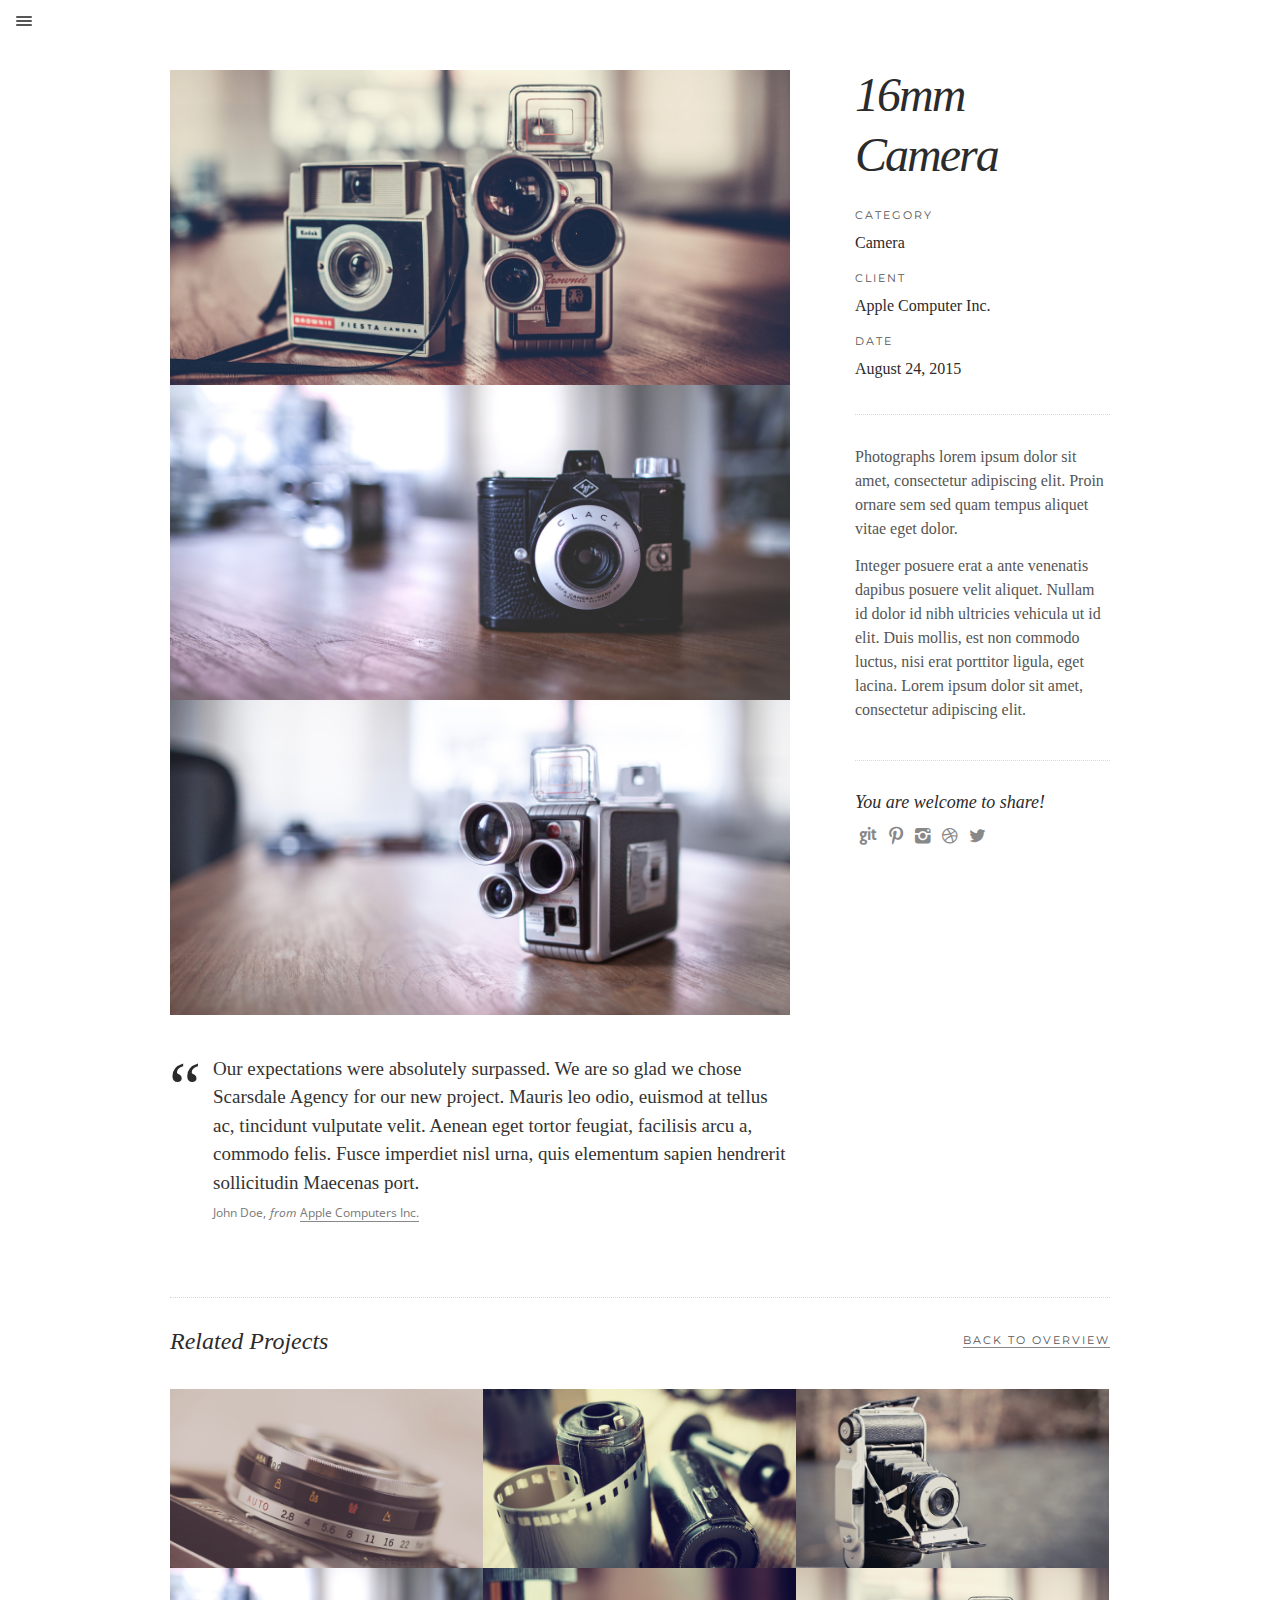
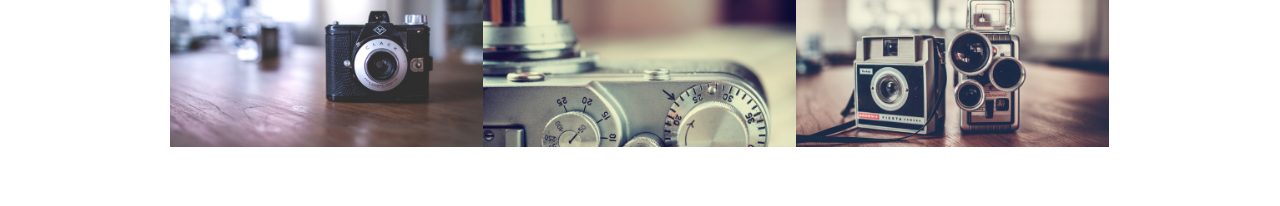
<file: gallery.html>
<!DOCTYPE html>
<!--[if lte IE 6]> <html class="no-js ie  lt-ie10 lt-ie9 lt-ie8 lt-ie7 ancient oldie" lang="en-US"> <![endif]-->
<!--[if IE 7]>     <html class="no-js ie7 lt-ie10 lt-ie9 lt-ie8 oldie" lang="en-US"> <![endif]-->
<!--[if IE 8]>     <html class="no-js ie8 lt-ie10 lt-ie9 oldie" lang="en-US"> <![endif]-->
<!--[if IE 9]>     <html class="no-js ie9 lt-ie10 oldie" lang="en-US"> <![endif]-->
<!--[if gt IE 8]><!--> <html class="no-js ajax-content" dir="ltr" lang="en-US"> <!--<![endif]-->

<!-- Mirrored from ppp-templates.de/sd/gallery.html by HTTrack Website Copier/3.x [XR&CO'2014], Sun, 17 Mar 2024 07:36:37 GMT -->
<head>
<meta charset="utf-8" />
<!--[if IE]> <meta http-equiv="X-UA-Compatible" content="IE=edge"> <![endif]-->
<title>Scarsdale – Responsive Retina-Ready HTML5 Portfolio</title>
<!-- Set the viewport width to device width for mobile -->
<meta name="viewport" content="width=device-width, initial-scale=1, maximum-scale=1" />
<meta name="author" content="weibergmedia">
<meta name="Description" content="Scarsdale – Responsive Retina-Ready HTML5 Portfolio" />
<link href="css/reset.css" rel="stylesheet" type="text/css" media="screen" />
<link href="css/contact.css" rel="stylesheet" type="text/css" media="screen" />
<link href="css/styles.css" rel="stylesheet" type="text/css" media="screen" />
<link href="css/flexslider.css" rel="stylesheet" type="text/css" media="screen" />
<link href="css/jquery.fancybox.css" rel="stylesheet" type="text/css" media="screen" />
<!--[if gt IE 8]><!--><link href="css/retina-responsive.css" rel="stylesheet" type="text/css" media="screen" /><!--<![endif]-->
<!--[if !IE]> <link href="css/retina-responsive.css" rel="stylesheet" type="text/css" media="screen" /> <![endif]-->
<link href="css/print.css" rel="stylesheet" type="text/css" media="print" />
<link href="http://fonts.googleapis.com/css?family=Montserrat:400,700" rel="stylesheet" type="text/css" />
<link href='http://fonts.googleapis.com/css?family=Open+Sans:400,400italic' rel='stylesheet' type='text/css'>
<script src="js/modernizr.js" type="text/javascript"></script>
</head>
<body>
<header>
  <h1 id="logo"><a href="index.html">Scarsdale</a></h1>
  <!-- start main nav -->
  <nav id="main-nav">
    <ul class="option-set clearfix" data-option-key="filter">
      <li> <a href="#" class="sub-nav-toggle">Portfolio</a>
        <ul class="sub-nav hidden">
          <li> <a href="index.html">Standard</a> </li>
          <li> <a href="grid-gallery.html">Grid Gallery</a> </li>
          <li> <a href="masonry-gallery.html">Masonry Gallery</a> </li>
        </ul>
      </li>
      <li> <a href="about.html">About</a> </li>
      <li> <a href="#" class="sub-nav-toggle active">Features</a>
        <ul class="sub-nav">
          <li> <a href="project.html">Project</a> </li>
          <li class="active"> <a href="gallery.html">Gallery</a> </li>
          <li> <a href="vimeo.html">Vimeo</a> </li>
          <li> <a href="slideshow.html">Slideshow</a> </li>
          <li> <a href="post.html">Post Page</a> </li>
        </ul>
      </li>
      <li> <a href="blog.html">Blog</a> </li>
      <li> <a href="contact.html" class="last">Contact</a> </li>
    </ul>
  </nav>
  <!-- end main nav -->
  <div id="bottom-header">
    <div class="social-links">
      <ul class="social-list clearfix">
        <li> <a href="#" class="pinterest"></a> </li>
        <li> <a href="#" class="twitter"></a> </li>
        <li> <a href="#" class="gplus"></a> </li>
        <li> <a href="#" class="facebook"></a> </li>
      </ul>
    </div>
    <p class="small">285 Lexington Ave<br />
      New York, NY<br />
      (845)&nbsp;123-4567</p>
  </div>
</header>
<div id="nav-background"></div>
<div id="content">
  <div id="menu-button">
    <div class="cursor">
      <!--Menu-->
      <div id="nav-button"> <span class="nav-bar"></span> <span class="nav-bar"></span> <span class="nav-bar"></span> </div>
    </div>
  </div>
  <div class="container">
    <div class="break"></div>
    <div class="col2-3 col1-3m">
      <div class="image-container">
        <figure class="images"> <a href="images/image14-large.jpg" data-title="Project Title Here" data-fancybox-group="group1" class="popup"><img src="images/image14-large.jpg" alt="" /></a></figure>
        <figure class="images"> <a href="images/image13-large.jpg" data-title="Project Title Here" data-fancybox-group="group1" class="popup"><img src="images/image13-large.jpg" alt="" /></a></figure>
        <figure class="images"> <a href="images/image01-large.jpg" data-title="Project Title Here" data-fancybox-group="group1" class="popup"><img src="images/image01-large.jpg" alt="" /></a></figure>
      </div>
      <blockquote>
        <p>Our expectations were absolutely surpassed. We are so glad we chose Scarsdale Agency for our new project. Mauris leo odio, euismod at tellus ac, tincidunt vulputate velit. Aenean eget tortor feugiat, facilisis arcu a, commodo felis. Fusce imperdiet nisl urna, quis elementum sapien hendrerit sollicitudin Maecenas port. </p>
        <p class="small">John Doe, <i>from</i> <a href="#" title="">Apple Computers Inc.</a></p>
      </blockquote>
    </div>
    <div class="col1-3 smaller no-underline">
      <h2>16mm Camera</h2>
      <p class="small">Category</p>
      <p><a href="#">Camera</a></p>
      <p class="small">Client</p>
      <p><a href="#">Apple Computer Inc.</a></p>
      <p class="small">Date</p>
      <p><a href="#">August 24, 2015</a></p>
      <div class="boxed">
        <p>Photographs lorem ipsum dolor sit amet, consectetur adipiscing elit. Proin ornare sem sed quam tempus aliquet vitae eget dolor. </p>
        <p>Integer posuere erat a ante venenatis dapibus posuere velit aliquet. Nullam id dolor id nibh ultricies vehicula ut id elit. Duis mollis, est non commodo luctus, nisi erat porttitor ligula, eget lacina. Lorem ipsum dolor sit amet, consectetur adipiscing elit. </p>
      </div>
      <h5>You are welcome to share!</h5>
      <ul class="social-list">
        <li><a href="#" class="git"></a></li>
        <li><a href="#" class="pinterest"></a></li>
        <li><a href="#" class="instagram"></a></li>
        <li><a href="#" class="dribbble"></a></li>
        <li><a href="#" class="twitter"></a></li>
      </ul>
    </div>
    <div class="clear"></div>
    <footer class="clearfix">
      <div class="col1-3 alignleft">
        <h4>Related Projects</h4>
      </div>
      <div class="col1-3 alignright">
        <p class="small margin-top"><a href="index.html" title="">Back to Overview</a></p>
      </div>
      <div class="clear"></div>
      <div class="small-break"></div>
      <div id="container" class="clearfix">
        <div class="element  clearfix thumbs home portfolio camera"> <a href="ajax/project3.html" title="">
          <figure class="images"> <img src="images/image03-th.jpg" alt="<i>Camera Closeup</i><span>camera</span>" class="slip" /> </figure>
          </a> </div>
        <div class="element  clearfix thumbs portfolio camera home"> <a href="ajax/project5.html" title="">
          <figure class="images"> <img src="images/image05-th.jpg" alt="<i>Film Rolls</i><span>camera</span>" class="slip" /> </figure>
          </a> </div>
        <div class="element  clearfix thumbs portfolio camera home"> <a href="ajax/project9.html" title="">
          <figure class="images"> <img src="images/image08-th.jpg" alt="<i>Folding Camera</i><span>camera</span>" class="slip" /> </figure>
          </a> </div>
        <div class="element  clearfix thumbs portfolio camera home"> <a href="ajax/project11.html" title="">
          <figure class="images"> <img src="images/image13-th.jpg" alt="<i>Old Camera</i><span>camera</span>" class="slip" /> </figure>
          </a> </div>
        <div class="element  clearfix thumbs portfolio camera home"> <a href="ajax/project13.html" title="">
          <figure class="images"> <img src="images/image11-th.jpg" alt="<i>Retro Film Camera</i><span>camera</span>" class="slip" /> </figure>
          </a> </div>
        <div class="element  clearfix thumbs portfolio camera home"> <a href="ajax/project15.html" title="">
          <figure class="images"> <img src="images/image14-th.jpg" alt="<i>Vintage Cameras</i><span>camera</span>" class="slip" /> </figure>
          </a> </div>
      </div>
      <!-- end #container -->
    </footer>
  </div>
  <!-- end .container -->
</div>
<!-- end content -->
<script src="js/jquery-1.11.1.min.js" type="text/javascript"></script>
<script src="js/jquery-easing-1.3.js" type="text/javascript"></script>
<script src="js/retina.min.js" type="text/javascript"></script>
<script src="js/jquery.touchSwipe.min.js" type="text/javascript"></script>
<script src="js/jquery.isotope2.min.js" type="text/javascript"></script>
<script src="js/jquery.ba-bbq.min.js" type="text/javascript"></script>
<script src="js/jquery.isotope.load.js" type="text/javascript"></script>
<script src="js/SmoothScroll.js" type="text/javascript"></script>
<script src="js/main.js" type="text/javascript"></script>
<script src="js/jquery.form.js" type="text/javascript"></script>
<script src="js/input.fields.js" type="text/javascript"></script>
<script src="js/preloader.js" type="text/javascript"></script>
<script defer src="js/jquery.flexslider-min.js"></script>
<script src="js/jquery.sliphover.min.js"></script>
<script src="js/jquery.fitvids.js" type="text/javascript"></script>
<script src="js/jquery.fancybox.pack.js" type="text/javascript"></script>
</body>

<!-- Mirrored from ppp-templates.de/sd/gallery.html by HTTrack Website Copier/3.x [XR&CO'2014], Sun, 17 Mar 2024 07:36:37 GMT -->
</html>
</file>
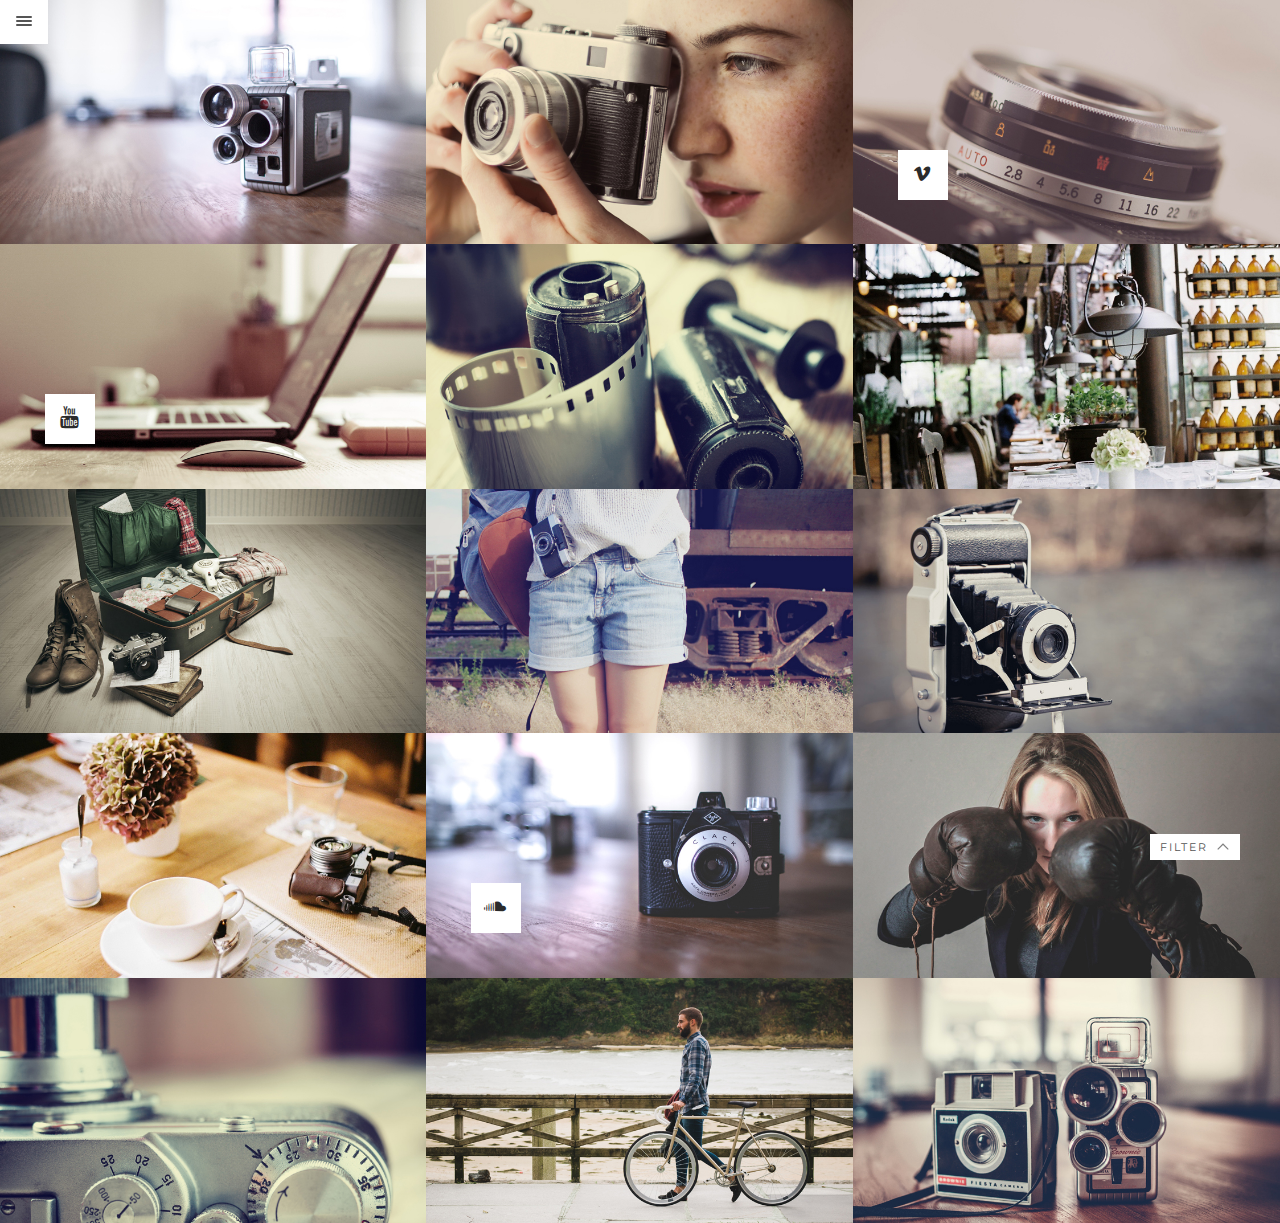
<file: grid-gallery.html>
<!DOCTYPE html>
<!--[if lte IE 6]> <html class="no-js ie  lt-ie10 lt-ie9 lt-ie8 lt-ie7 ancient oldie" lang="en-US"> <![endif]-->
<!--[if IE 7]>     <html class="no-js ie7 lt-ie10 lt-ie9 lt-ie8 oldie" lang="en-US"> <![endif]-->
<!--[if IE 8]>     <html class="no-js ie8 lt-ie10 lt-ie9 oldie" lang="en-US"> <![endif]-->
<!--[if IE 9]>     <html class="no-js ie9 lt-ie10 oldie" lang="en-US"> <![endif]-->
<!--[if gt IE 8]><!--> <html class="no-js ajax-content" dir="ltr" lang="en-US"> <!--<![endif]-->

<!-- Mirrored from ppp-templates.de/sd/grid-gallery.html by HTTrack Website Copier/3.x [XR&CO'2014], Sun, 17 Mar 2024 07:34:26 GMT -->
<head>
<meta charset="utf-8" />
<!--[if IE]> <meta http-equiv="X-UA-Compatible" content="IE=edge"> <![endif]-->
<title>Scarsdale – Responsive Retina-Ready HTML5 Portfolio</title>
<!-- Set the viewport width to device width for mobile -->
<meta name="viewport" content="width=device-width, initial-scale=1, maximum-scale=1" />
<meta name="author" content="weibergmedia">
<meta name="Description" content="Scarsdale – Responsive Retina-Ready HTML5 Portfolio" />
<link href="css/reset.css" rel="stylesheet" type="text/css" media="screen" />
<link href="css/contact.css" rel="stylesheet" type="text/css" media="screen" />
<link href="css/styles.css" rel="stylesheet" type="text/css" media="screen" />
<link href="css/flexslider.css" rel="stylesheet" type="text/css" media="screen" />
<link href="css/jquery.fancybox.css" rel="stylesheet" type="text/css" media="screen" />
<!--[if gt IE 8]><!--><link href="css/retina-responsive.css" rel="stylesheet" type="text/css" media="screen" /><!--<![endif]-->
<!--[if !IE]> <link href="css/retina-responsive.css" rel="stylesheet" type="text/css" media="screen" /> <![endif]-->
<link href="css/print.css" rel="stylesheet" type="text/css" media="print" />
<link href="http://fonts.googleapis.com/css?family=Montserrat:400,700" rel="stylesheet" type="text/css" />
<link href='http://fonts.googleapis.com/css?family=Open+Sans:400,400italic' rel='stylesheet' type='text/css'>
<script src="js/modernizr.js" type="text/javascript"></script>
</head>
<body>
<!-- Preloader -->
<div id="preloader">
  <div id="status">
    <div class="parent">
      <div class="child">
        <p class="small">loading</p>
      </div>
    </div>
  </div>
</div>
<header>
  <h1 id="logo"><a href="index.html">Scarsdale</a></h1>
  <!-- start main nav -->
  <nav id="main-nav">
    <ul class="option-set clearfix" data-option-key="filter">
      <li> <a href="#" class="sub-nav-toggle active">Portfolio</a>
        <ul class="sub-nav">
          <li> <a href="index.html">Standard</a> </li>
          <li class="active"> <a href="grid-gallery.html">Grid Gallery</a> </li>
          <li> <a href="masonry-gallery.html">Masonry Gallery</a> </li>
        </ul>
      </li>
      <li> <a href="about.html">About</a> </li>
      <li> <a href="#" class="sub-nav-toggle">Features</a>
        <ul class="sub-nav hidden">
          <li> <a href="project.html">Project</a> </li>
          <li> <a href="gallery.html">Gallery</a> </li>
          <li> <a href="vimeo.html">Vimeo</a> </li>
          <li> <a href="slideshow.html">Slideshow</a> </li>
          <li> <a href="post.html">Post Page</a> </li>
        </ul>
      </li>
      <li> <a href="blog.html">Blog</a> </li>
      <li> <a href="contact.html" class="last">Contact</a> </li>
    </ul>
  </nav>
  <!-- end main nav -->
  <div id="bottom-header">
    <div class="social-links">
      <ul class="social-list clearfix">
        <li> <a href="#" class="pinterest"></a> </li>
        <li> <a href="#" class="twitter"></a> </li>
        <li> <a href="#" class="gplus"></a> </li>
        <li> <a href="#" class="facebook"></a> </li>
      </ul>
    </div>
    <p class="small">285 Lexington Ave<br />
      New York, NY<br />
      (845)&nbsp;123-4567</p>
  </div>
</header>
<div id="nav-background"></div>
<div id="background-color"></div>
<div id="content">
  <div id="menu-button">
    <div class="cursor">
      <!--Menu-->
      <div id="nav-button"> <span class="nav-bar"></span> <span class="nav-bar"></span> <span class="nav-bar"></span> </div>
    </div>
  </div>
  <div id="filter"> <span>Filter</span>
    <ul id="options">
      <li class="selected"> <a href="#home">All (15)</a> </li>
      <li> <a href="#lifestyle">Lifestyle (4)</a> </li>
      <li> <a href="#camera">Camera (7)</a> </li>
      <li> <a href="#people">People (4)</a> </li>
    </ul>
  </div>
  <div id="container" class="clearfix">
    <div class="element  clearfix thumbs home portfolio camera"> <a href="images/image01-large.jpg" data-title="Project Title Here" data-fancybox-group="group1" class="popup">
      <figure class="images"> <img src="images/image01-th.jpg" alt="<i>16mm Camera</i><span>camera</span>" class="slip" /> </figure>
      </a> </div>
    <div class="element  clearfix thumbs home portfolio people"> <a href="images/image02-full.jpg" data-title="Project Title Here" data-fancybox-group="group2" class="popup">
      <figure class="images"> <img src="images/image02-th.jpg" alt="<i>Beautiful Girl</i><span>people</span>" class="slip" /> </figure>
      </a> </div>
    <div class="element  clearfix thumbs home portfolio camera"> <a href="http://player.vimeo.com/video/98330466?title=0&amp;byline=0&amp;portrait=0&amp;color=ffffff=0&amp;autoplay=1" data-title="Vimeo Example" class="video-popup">
      <figure class="images">
        <div class="icon-container">
          <ul class="social-list clearfix">
            <li> <span class="vimeo"></span> </li>
          </ul>
        </div>
        <img src="images/image03-th.jpg" alt="<i>Camera Closeup</i><span>camera</span>" class="slip" /> </figure>
      </a> </div>
    <div class="element  clearfix thumbs portfolio lifestyle home"> <a href="http://www.youtube.com/embed/M7lc1UVf-VE?autoplay=1" data-title="Youtube Example" class="video-popup">
      <figure class="images">
        <div class="icon-container">
          <ul class="social-list clearfix">
            <li> <span class="youtube"></span> </li>
          </ul>
        </div>
        <img src="images/image04-th.jpg" alt="<i>Workspace</i><span>lifestyle</span>" class="slip" /> </figure>
      </a> </div>
    <div class="element  clearfix thumbs portfolio camera home"> <a href="images/image05-th.jpg" data-title="Project Title Here" data-fancybox-group="group1" class="popup">
      <figure class="images"> <img src="images/image05-th.jpg" alt="<i>Film Rolls</i><span>camera</span>" class="slip" /> </figure>
      </a> </div>
    <div class="element  clearfix thumbs portfolio lifestyle home"> <a href="images/image06-large.jpg" data-title="Project Title Here" data-fancybox-group="group3" class="popup">
      <figure class="images"> <img src="images/image06-th.jpg" alt="<i>Cool Restaurant</i><span>lifestyle</span>" class="slip" /> </figure>
      </a> </div>
    <div class="element  clearfix thumbs portfolio lifestyle home"> <a href="images/image07-full.jpg" data-title="Project Title Here" data-fancybox-group="group3" class="popup">
      <figure class="images"> <img src="images/image07-th.jpg" alt="<i>Ready to Travel</i><span>lifestyle</span>" class="slip" /> </figure>
      </a> </div>
    <div class="element  clearfix thumbs portfolio people home"> <a href="images/image09-th.jpg" data-title="Project Title Here" data-fancybox-group="group2" class="popup">
      <figure class="images"> <img src="images/image09-th.jpg" alt="<i>Traveler</i><span>people</span>" class="slip" /> </figure>
      </a> </div>
    <div class="element  clearfix thumbs portfolio camera home"> <a href="images/image08-th.jpg" data-title="Project Title Here" data-fancybox-group="group1" class="popup">
      <figure class="images"> <img src="images/image08-th.jpg" alt="<i>Folding Camera</i><span>camera</span>" class="slip" /> </figure>
      </a> </div>
    <div class="element  clearfix thumbs portfolio lifestyle home"> <a href="images/image10-large.jpg" data-title="Project Title Here" data-fancybox-group="group1" class="popup">
      <figure class="images"> <img src="images/image10-th.jpg" alt="<i>On the Table</i><span>lifestyle</span>" class="slip" /> </figure>
      </a> </div>
    <div class="element  clearfix thumbs portfolio camera home"> <a href="http://w.soundcloud.com/player/?url=https://api.soundcloud.com/tracks/53816732&amp;show_artwork=true" data-title="Soundcloud Example" class="music-popup">
      <figure class="images">
        <div class="icon-container">
          <ul class="social-list clearfix">
            <li> <span class="soundcloud"></span> </li>
          </ul>
        </div>
        <img src="images/image13-th.jpg" alt="<i>Old Camera</i><span>camera</span>" class="slip" /> </figure>
      </a> </div>
    <div class="element  clearfix thumbs portfolio people home"> <a href="images/image12-th.jpg" data-title="Project Title Here" data-fancybox-group="group2" class="popup">
      <figure class="images"> <img src="images/image12-th.jpg" alt="<i>Boxing Girl</i><span>people</span>" class="slip" /> </figure>
      </a> </div>
    <div class="element  clearfix thumbs portfolio camera home"> <a href="images/image11-large.jpg" data-title="Project Title Here" data-fancybox-group="group1" class="popup">
      <figure class="images"> <img src="images/image11-th.jpg" alt="<i>Retro Film Camera</i><span>camera</span>" class="slip" /> </figure>
      </a> </div>
    <div class="element  clearfix thumbs portfolio people home"> <a href="images/image15-th.jpg" data-title="Project Title Here" data-fancybox-group="group2" class="popup">
      <figure class="images"> <img src="images/image15-th.jpg" alt="<i>Hipster Man</i><span>people</span>" class="slip" /> </figure>
      </a> </div>
    <div class="element  clearfix thumbs portfolio camera home"> <a href="images/image14-large.jpg" data-title="Project Title Here" data-fancybox-group="group1" class="popup">
      <figure class="images"> <img src="images/image14-th.jpg" alt="<i>Vintage Cameras</i><span>camera</span>" class="slip" /> </figure>
      </a> </div>
  </div>
  <!-- end #container -->
</div>
<!-- end content -->
<script src="js/jquery-1.11.1.min.js" type="text/javascript"></script>
<script src="js/jquery-easing-1.3.js" type="text/javascript"></script>
<script src="js/retina.min.js" type="text/javascript"></script>
<script src="js/jquery.touchSwipe.min.js" type="text/javascript"></script>
<script src="js/jquery.isotope2.min.js" type="text/javascript"></script>
<script src="js/jquery.ba-bbq.min.js" type="text/javascript"></script>
<script src="js/jquery.isotope.load.js" type="text/javascript"></script>
<script src="js/jquery.fitvids.js" type="text/javascript"></script>
<script src="js/SmoothScroll.js" type="text/javascript"></script>
<script src="js/main.js" type="text/javascript"></script>
<script src="js/jquery.form.js" type="text/javascript"></script>
<script src="js/input.fields.js" type="text/javascript"></script>
<script src="js/preloader.js" type="text/javascript"></script>
<script defer src="js/jquery.flexslider-min.js"></script>
<script src="js/jquery.sliphover.min.js"></script>
<script src="js/jquery.fitvids.js" type="text/javascript"></script>
<script src="js/jquery.fancybox.pack.js" type="text/javascript"></script>
</body>

<!-- Mirrored from ppp-templates.de/sd/grid-gallery.html by HTTrack Website Copier/3.x [XR&CO'2014], Sun, 17 Mar 2024 07:35:43 GMT -->
</html>
</file>
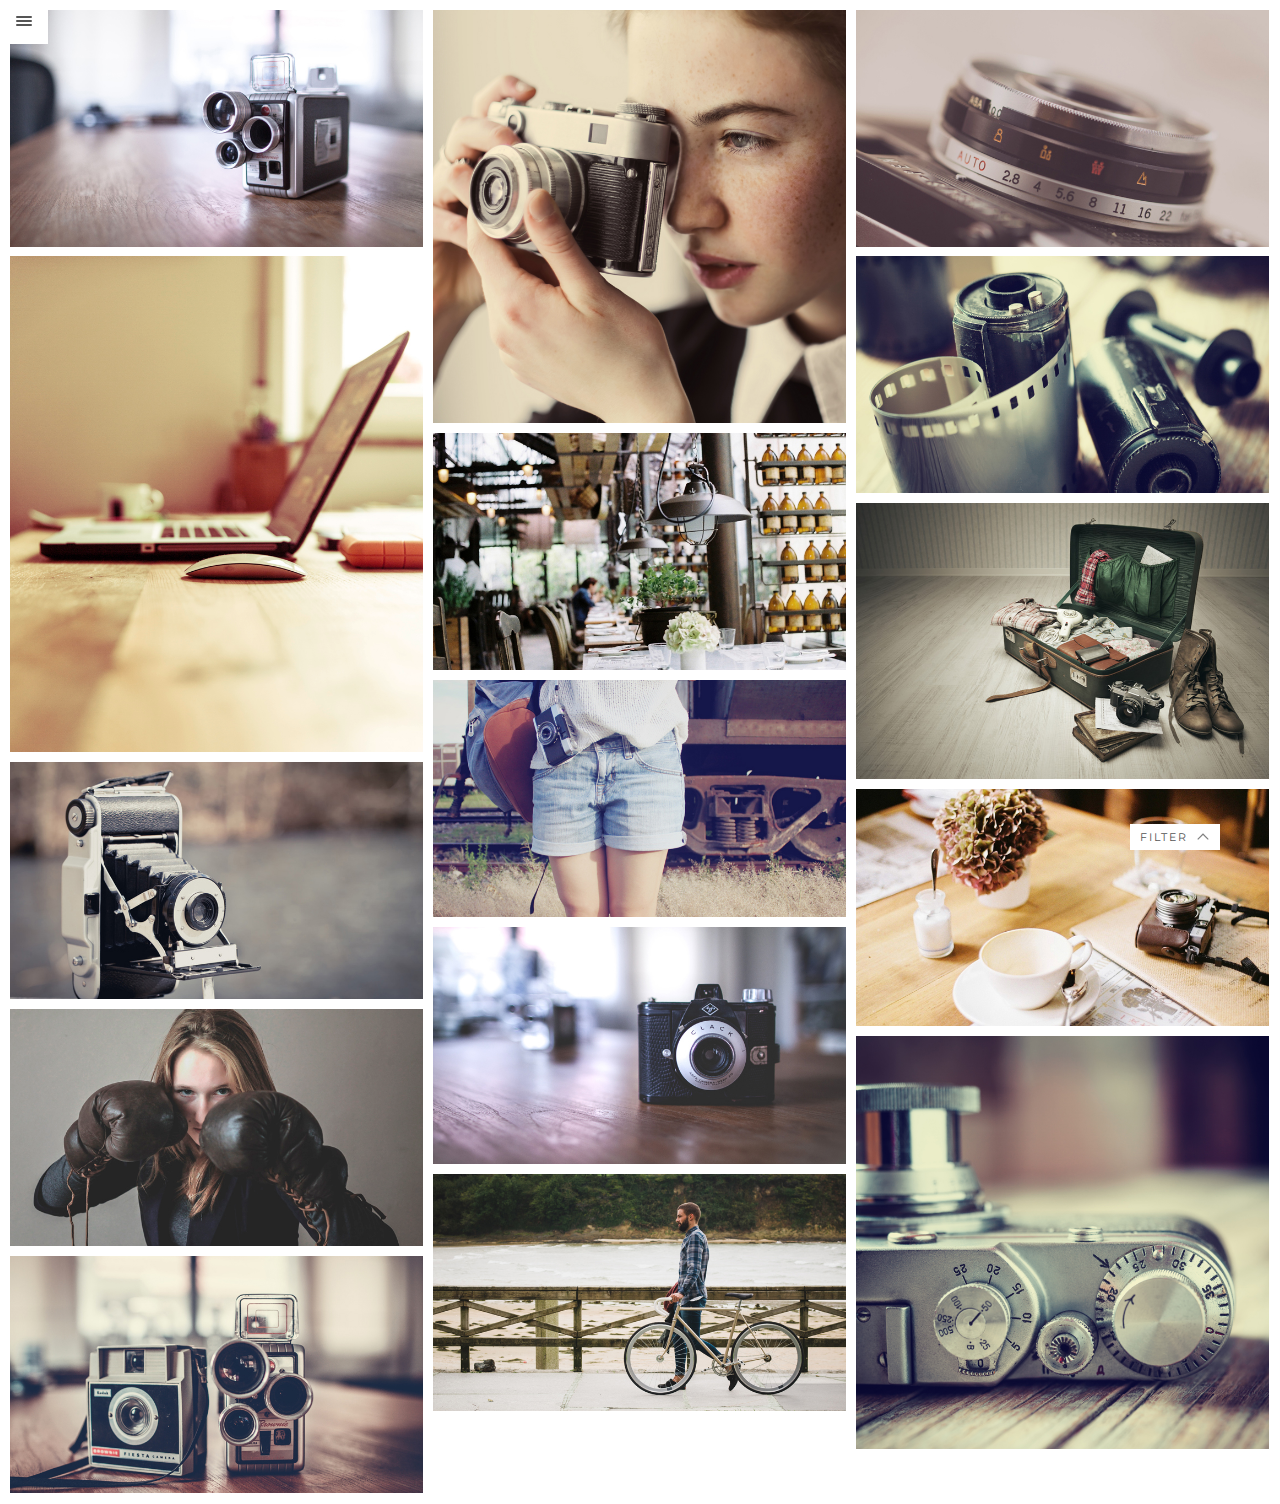
<file: masonry-gallery.html>
<!DOCTYPE html>
<!--[if lte IE 6]> <html class="no-js ie  lt-ie10 lt-ie9 lt-ie8 lt-ie7 ancient oldie" lang="en-US"> <![endif]-->
<!--[if IE 7]>     <html class="no-js ie7 lt-ie10 lt-ie9 lt-ie8 oldie" lang="en-US"> <![endif]-->
<!--[if IE 8]>     <html class="no-js ie8 lt-ie10 lt-ie9 oldie" lang="en-US"> <![endif]-->
<!--[if IE 9]>     <html class="no-js ie9 lt-ie10 oldie" lang="en-US"> <![endif]-->
<!--[if gt IE 8]><!--> <html class="no-js ajax-content" dir="ltr" lang="en-US"> <!--<![endif]-->

<!-- Mirrored from ppp-templates.de/sd/masonry-gallery.html by HTTrack Website Copier/3.x [XR&CO'2014], Sun, 17 Mar 2024 07:35:43 GMT -->
<head>
<meta charset="utf-8" />
<!--[if IE]> <meta http-equiv="X-UA-Compatible" content="IE=edge"> <![endif]-->
<title>Scarsdale – Responsive Retina-Ready HTML5 Portfolio</title>
<!-- Set the viewport width to device width for mobile -->
<meta name="viewport" content="width=device-width, initial-scale=1, maximum-scale=1" />
<meta name="author" content="weibergmedia">
<meta name="Description" content="Scarsdale – Responsive Retina-Ready HTML5 Portfolio" />
<link href="css/reset.css" rel="stylesheet" type="text/css" media="screen" />
<link href="css/contact.css" rel="stylesheet" type="text/css" media="screen" />
<link href="css/styles.css" rel="stylesheet" type="text/css" media="screen" />
<link href="css/flexslider.css" rel="stylesheet" type="text/css" media="screen" />
<link href="css/jquery.fancybox.css" rel="stylesheet" type="text/css" media="screen" />
<!--[if gt IE 8]><!--><link href="css/retina-responsive.css" rel="stylesheet" type="text/css" media="screen" /><!--<![endif]-->
<!--[if !IE]> <link href="css/retina-responsive.css" rel="stylesheet" type="text/css" media="screen" /> <![endif]-->
<link href="css/print.css" rel="stylesheet" type="text/css" media="print" />
<link href="http://fonts.googleapis.com/css?family=Montserrat:400,700" rel="stylesheet" type="text/css" />
<link href='http://fonts.googleapis.com/css?family=Open+Sans:400,400italic' rel='stylesheet' type='text/css'>
<script src="js/modernizr.js" type="text/javascript"></script>
</head>
<body class="with-margin sliphover2">
<!-- Preloader -->
<div id="preloader">
  <div id="status">
    <div class="parent">
      <div class="child">
        <p class="small">loading</p>
      </div>
    </div>
  </div>
</div>
<header>
  <h1 id="logo"><a href="index.html">Scarsdale</a></h1>
  <!-- start main nav -->
  <nav id="main-nav">
    <ul class="option-set clearfix" data-option-key="filter">
      <li> <a href="#" class="sub-nav-toggle active">Portfolio</a>
        <ul class="sub-nav">
          <li> <a href="index.html">Standard</a> </li>
          <li> <a href="grid-gallery.html">Grid Gallery</a> </li>
          <li class="active"> <a href="masonry-gallery.html">Masonry Gallery</a> </li>
        </ul>
      </li>
      <li> <a href="about.html">About</a> </li>
      <li> <a href="#" class="sub-nav-toggle">Features</a>
        <ul class="sub-nav hidden">
          <li> <a href="project.html">Project</a> </li>
          <li> <a href="gallery.html">Gallery</a> </li>
          <li> <a href="vimeo.html">Vimeo</a> </li>
          <li> <a href="slideshow.html">Slideshow</a> </li>
          <li> <a href="post.html">Post Page</a> </li>
        </ul>
      </li>
      <li> <a href="blog.html">Blog</a> </li>
      <li> <a href="contact.html" class="last">Contact</a> </li>
    </ul>
  </nav>
  <!-- end main nav -->
  <div id="bottom-header">
    <div class="social-links">
      <ul class="social-list clearfix">
        <li> <a href="#" class="pinterest"></a> </li>
        <li> <a href="#" class="twitter"></a> </li>
        <li> <a href="#" class="gplus"></a> </li>
        <li> <a href="#" class="facebook"></a> </li>
      </ul>
    </div>
    <p class="small">285 Lexington Ave<br />
      New York, NY<br />
      (845)&nbsp;123-4567</p>
  </div>
</header>
<div id="nav-background"></div>
<div id="background-color"></div>
<div id="content">
  <div id="menu-button">
    <div class="cursor">
      <!--Menu-->
      <div id="nav-button"> <span class="nav-bar"></span> <span class="nav-bar"></span> <span class="nav-bar"></span> </div>
    </div>
  </div>
  <div id="filter"> <span>Filter</span>
    <ul id="options">
      <li class="selected"> <a href="#home">All (15)</a> </li>
      <li> <a href="#lifestyle">Lifestyle (4)</a> </li>
      <li> <a href="#camera">Camera (7)</a> </li>
      <li> <a href="#people">People (4)</a> </li>
    </ul>
  </div>
  <div id="container" class="clearfix">
    <div class="element  clearfix thumbs home portfolio camera"> <a href="images/image01-large.jpg" data-title="Project Title Here" data-fancybox-group="group1" class="popup">
      <figure class="images"> <img src="images/image01-th.jpg" alt="<i>16mm Camera</i><span>camera</span>" class="slip" /> </figure>
      </a> </div>
    <div class="element  clearfix thumbs home portfolio people"> <a href="images/image02-full.jpg" data-title="Project Title Here" data-fancybox-group="group2" class="popup">
      <figure class="images"> <img src="images/image02-full.jpg" alt="<i>Beautiful Girl</i><span>people</span>" class="slip" /> </figure>
      </a> </div>
    <div class="element  clearfix thumbs home portfolio camera"> <a href="http://player.vimeo.com/video/98330466?title=0&amp;byline=0&amp;portrait=0&amp;color=ffffff=0&amp;autoplay=1" data-title="Vimeo Example" class="video-popup">
      <figure class="images">
        
        <img src="images/image03-th.jpg" alt="<i>Camera Closeup</i><span>camera</span>" class="slip" /> </figure>
      </a> </div>
    <div class="element  clearfix thumbs portfolio lifestyle home"> <a href="http://www.youtube.com/embed/M7lc1UVf-VE?autoplay=1" data-title="Youtube Example" class="video-popup">
      <figure class="images">
        
        <img src="images/image04-full.jpg" alt="<i>Workspace</i><span>lifestyle</span>" class="slip" /> </figure>
      </a> </div>
    <div class="element  clearfix thumbs portfolio camera home"> <a href="images/image05-th.jpg" data-title="Project Title Here" data-fancybox-group="group1" class="popup">
      <figure class="images"> <img src="images/image05-th.jpg" alt="<i>Film Rolls</i><span>camera</span>" class="slip" /> </figure>
      </a> </div>
    <div class="element  clearfix thumbs portfolio lifestyle home"> <a href="images/image06-large.jpg" data-title="Project Title Here" data-fancybox-group="group3" class="popup">
      <figure class="images"> <img src="images/image06-th.jpg" alt="<i>Cool Restaurant</i><span>lifestyle</span>" class="slip" /> </figure>
      </a> </div>
    <div class="element  clearfix thumbs portfolio lifestyle home"> <a href="images/image07-full.jpg" data-title="Project Title Here" data-fancybox-group="group3" class="popup">
      <figure class="images"> <img src="images/image07-full.jpg" alt="<i>Ready to Travel</i><span>lifestyle</span>" class="slip" /> </figure>
      </a> </div>
    <div class="element  clearfix thumbs portfolio people home"> <a href="images/image09-th.jpg" data-title="Project Title Here" data-fancybox-group="group2" class="popup">
      <figure class="images"> <img src="images/image09-th.jpg" alt="<i>Traveler</i><span>people</span>" class="slip" /> </figure>
      </a> </div>
    <div class="element  clearfix thumbs portfolio camera home"> <a href="images/image08-th.jpg" data-title="Project Title Here" data-fancybox-group="group1" class="popup">
      <figure class="images"> <img src="images/image08-th.jpg" alt="<i>Folding Camera</i><span>camera</span>" class="slip" /> </figure>
      </a> </div>
    <div class="element  clearfix thumbs portfolio lifestyle home"> <a href="images/image10-large.jpg" data-title="Project Title Here" data-fancybox-group="group1" class="popup">
      <figure class="images"> <img src="images/image10-th.jpg" alt="<i>On the Table</i><span>lifestyle</span>" class="slip" /> </figure>
      </a> </div>
    <div class="element  clearfix thumbs portfolio camera home"> <a href="http://w.soundcloud.com/player/?url=https://api.soundcloud.com/tracks/53816732&amp;show_artwork=true" data-title="Soundcloud Example" class="music-popup">
      <figure class="images">
        
        <img src="images/image13-th.jpg" alt="<i>Old Camera</i><span>camera</span>" class="slip" /> </figure>
      </a> </div>
    <div class="element  clearfix thumbs portfolio people home"> <a href="images/image12-th.jpg" data-title="Project Title Here" data-fancybox-group="group2" class="popup">
      <figure class="images"> <img src="images/image12-th.jpg" alt="<i>Boxing Girl</i><span>people</span>" class="slip" /> </figure>
      </a> </div>
    <div class="element  clearfix thumbs portfolio camera home"> <a href="images/image11-large.jpg" data-title="Project Title Here" data-fancybox-group="group1" class="popup">
      <figure class="images"> <img src="images/image11-full.jpg" alt="<i>Retro Film Camera</i><span>camera</span>" class="slip" /> </figure>
      </a> </div>
    <div class="element  clearfix thumbs portfolio people home"> <a href="images/image15-th.jpg" data-title="Project Title Here" data-fancybox-group="group2" class="popup">
      <figure class="images"> <img src="images/image15-th.jpg" alt="<i>Hipster Man</i><span>people</span>" class="slip" /> </figure>
      </a> </div>
    <div class="element  clearfix thumbs portfolio camera home"> <a href="images/image14-large.jpg" data-title="Project Title Here" data-fancybox-group="group1" class="popup">
      <figure class="images"> <img src="images/image14-th.jpg" alt="<i>Vintage Cameras</i><span>camera</span>" class="slip" /> </figure>
      </a> </div>
  </div>
  <!-- end #container -->
</div>
<!-- end content -->
<script src="js/jquery-1.11.1.min.js" type="text/javascript"></script>
<script src="js/jquery-easing-1.3.js" type="text/javascript"></script>
<script src="js/retina.min.js" type="text/javascript"></script>
<script src="js/jquery.touchSwipe.min.js" type="text/javascript"></script>
<script src="js/jquery.isotope2.min.js" type="text/javascript"></script>
<script src="js/jquery.ba-bbq.min.js" type="text/javascript"></script>
<script src="js/jquery.isotope.load.js" type="text/javascript"></script>
<script src="js/jquery.fitvids.js" type="text/javascript"></script>
<script src="js/SmoothScroll.js" type="text/javascript"></script>
<script src="js/main.js" type="text/javascript"></script>
<script src="js/jquery.form.js" type="text/javascript"></script>
<script src="js/input.fields.js" type="text/javascript"></script>
<script src="js/preloader.js" type="text/javascript"></script>
<script defer src="js/jquery.flexslider-min.js"></script>
<script src="js/jquery.sliphover2.min.js"></script>
<script src="js/jquery.fitvids.js" type="text/javascript"></script>
<script src="js/jquery.fancybox.pack.js" type="text/javascript"></script>
</body>

<!-- Mirrored from ppp-templates.de/sd/masonry-gallery.html by HTTrack Website Copier/3.x [XR&CO'2014], Sun, 17 Mar 2024 07:36:16 GMT -->
</html>
</file>
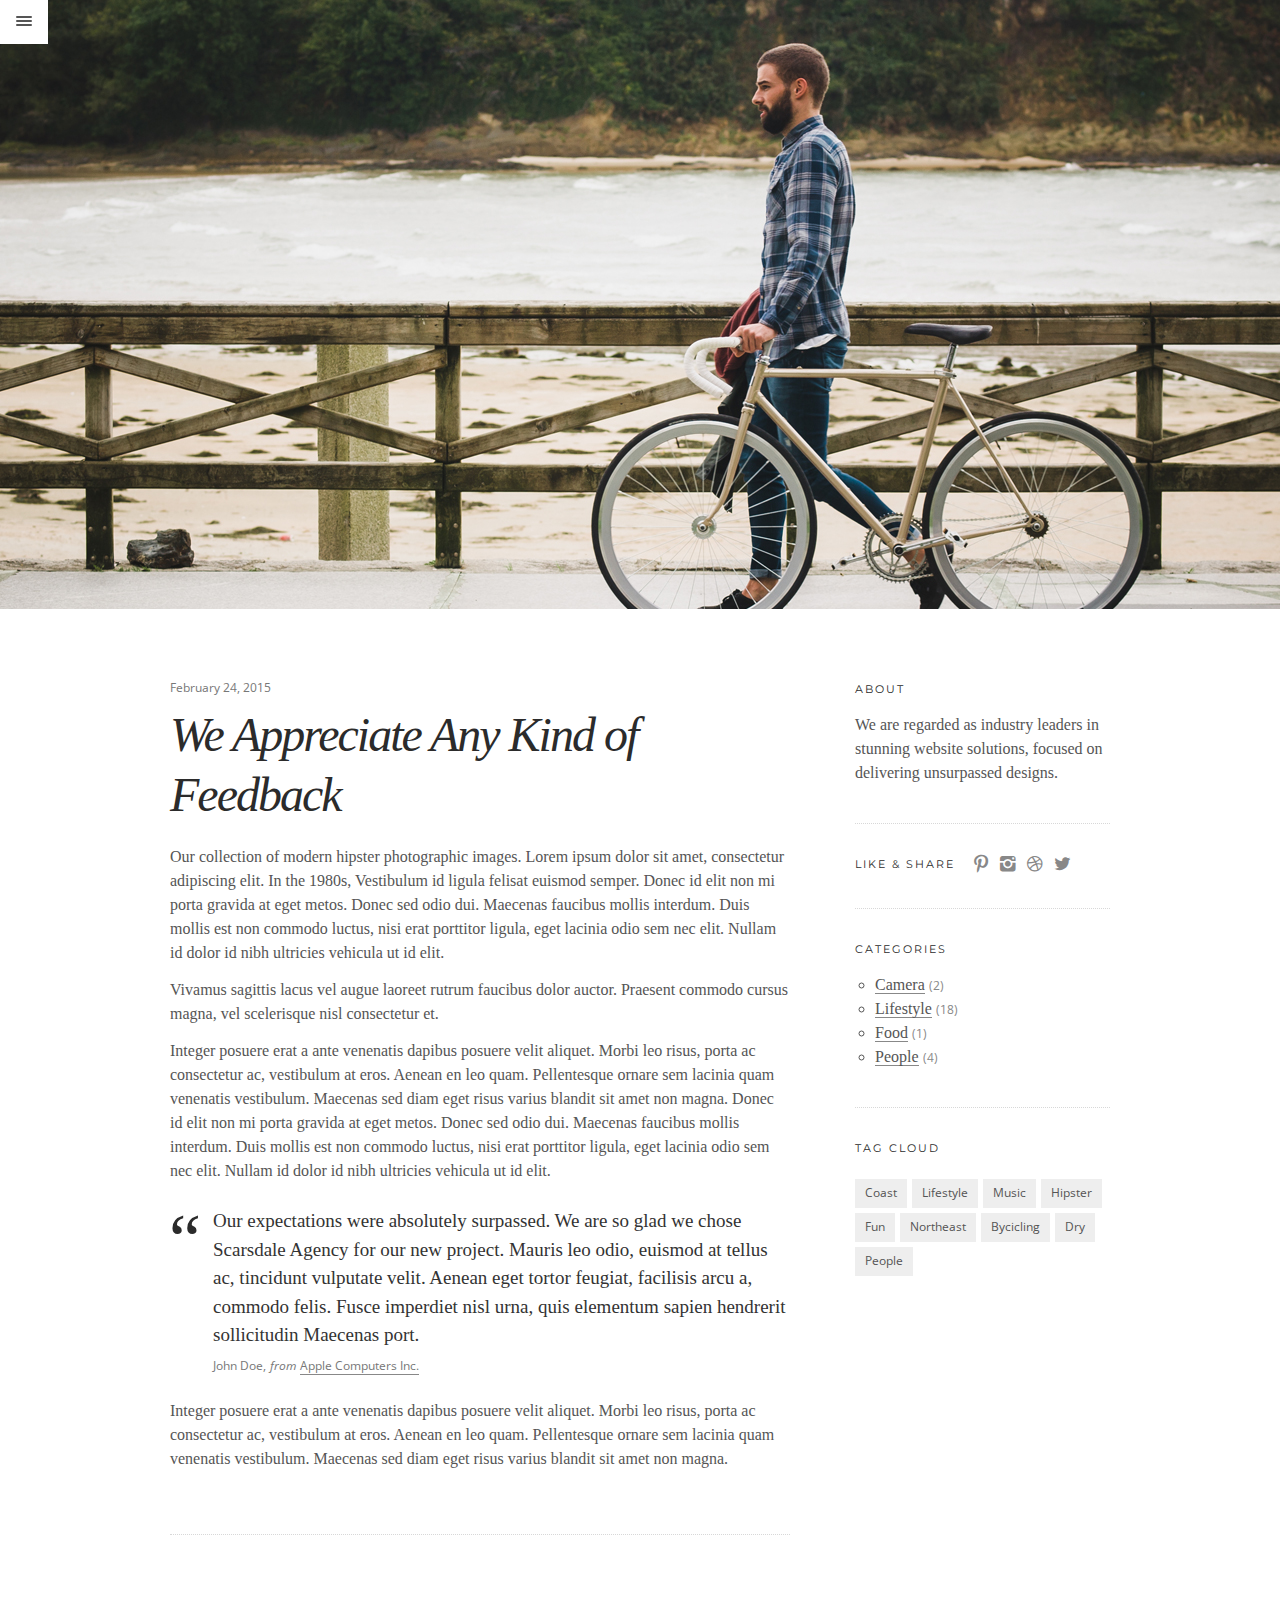
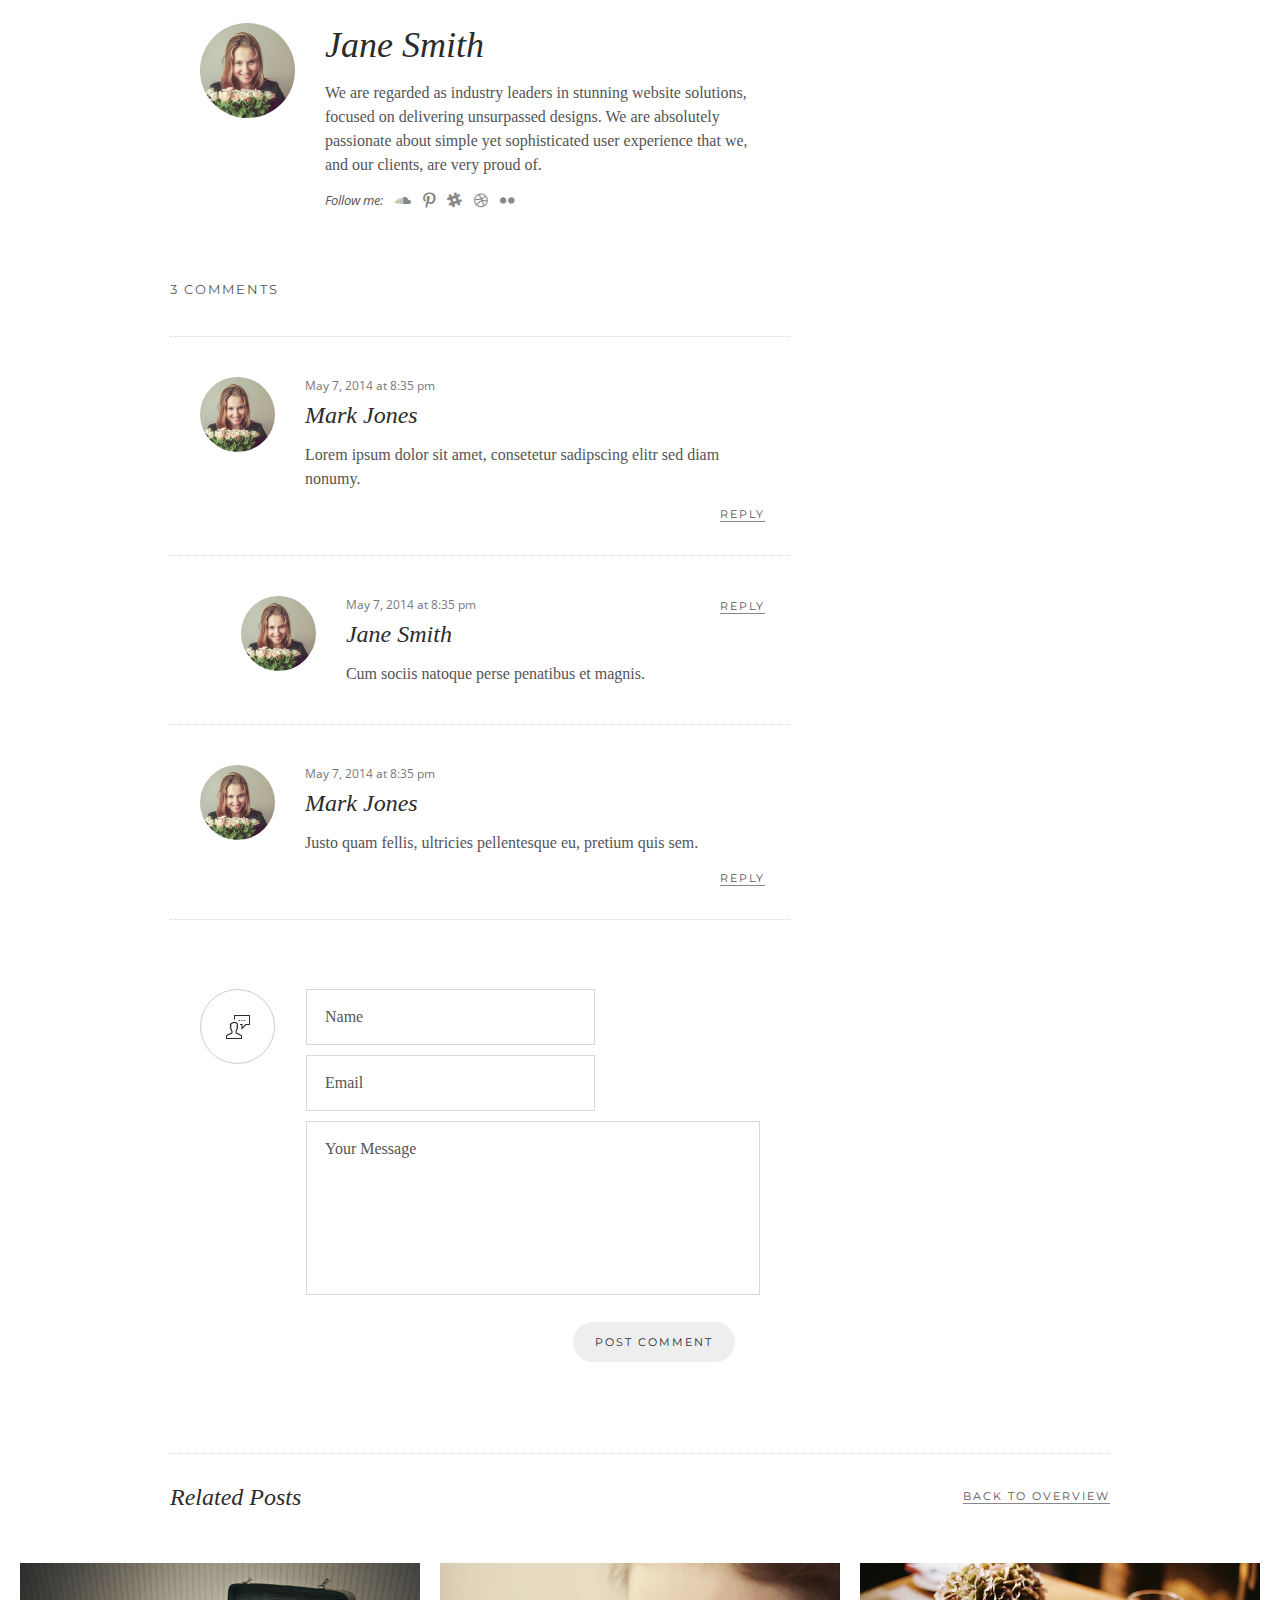
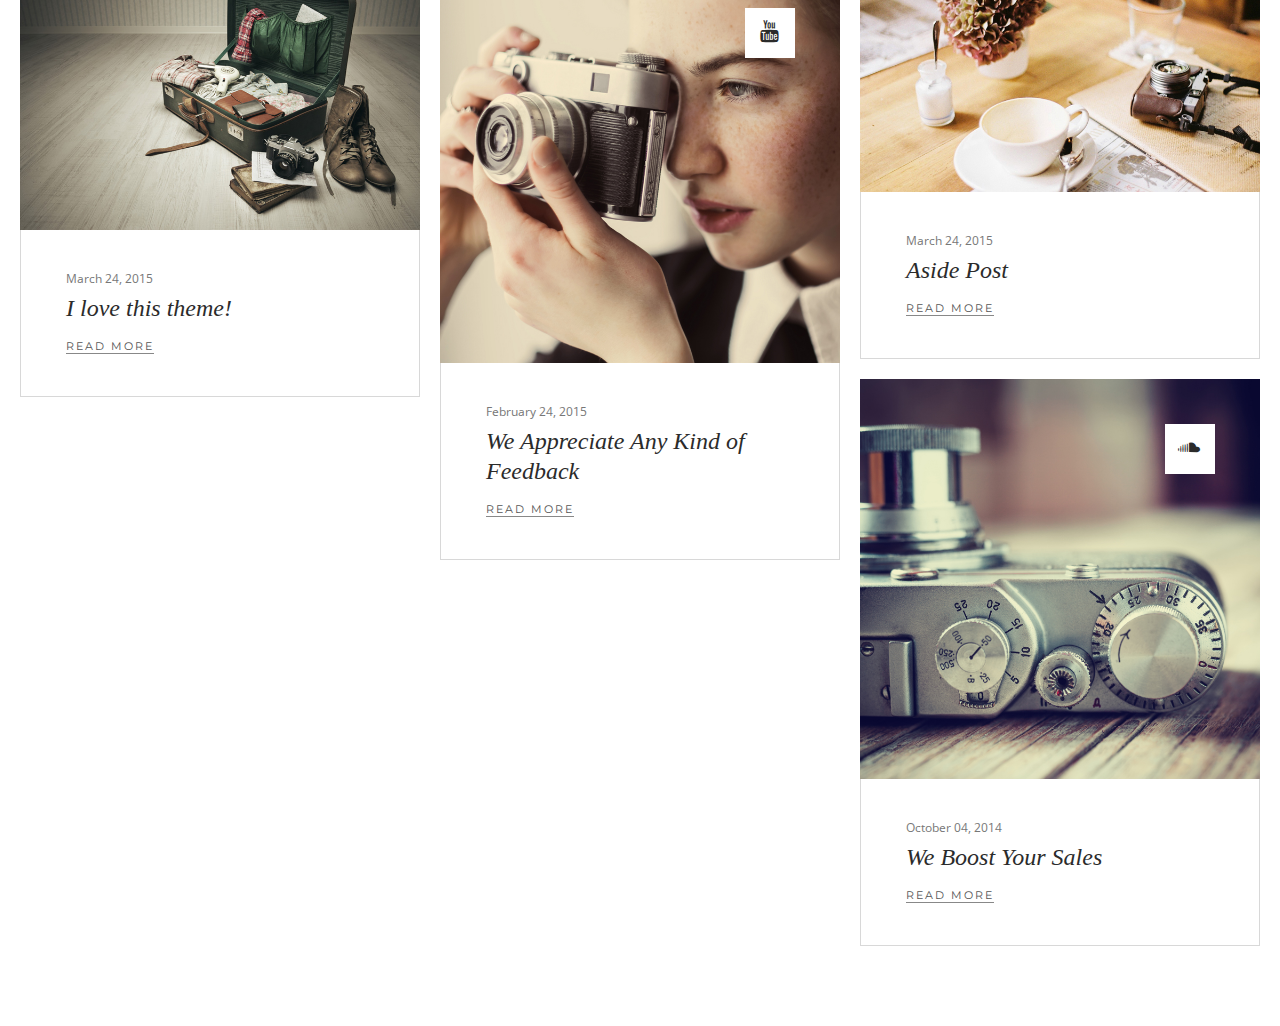
<file: post.html>
<!DOCTYPE html>
<!--[if lte IE 6]> <html class="no-js ie  lt-ie10 lt-ie9 lt-ie8 lt-ie7 ancient oldie" lang="en-US"> <![endif]-->
<!--[if IE 7]>     <html class="no-js ie7 lt-ie10 lt-ie9 lt-ie8 oldie" lang="en-US"> <![endif]-->
<!--[if IE 8]>     <html class="no-js ie8 lt-ie10 lt-ie9 oldie" lang="en-US"> <![endif]-->
<!--[if IE 9]>     <html class="no-js ie9 lt-ie10 oldie" lang="en-US"> <![endif]-->
<!--[if gt IE 8]><!--> <html class="no-js ajax-content" dir="ltr" lang="en-US"> <!--<![endif]-->

<!-- Mirrored from ppp-templates.de/sd/post.html by HTTrack Website Copier/3.x [XR&CO'2014], Sun, 17 Mar 2024 07:36:37 GMT -->
<head>
<meta charset="utf-8" />
<!--[if IE]> <meta http-equiv="X-UA-Compatible" content="IE=edge"> <![endif]-->
<title>Scarsdale – Responsive Retina-Ready HTML5 Portfolio</title>
<!-- Set the viewport width to device width for mobile -->
<meta name="viewport" content="width=device-width, initial-scale=1, maximum-scale=1" />
<meta name="author" content="weibergmedia">
<meta name="Description" content="Scarsdale – Responsive Retina-Ready HTML5 Portfolio" />
<link href="css/reset.css" rel="stylesheet" type="text/css" media="screen" />
<link href="css/contact.css" rel="stylesheet" type="text/css" media="screen" />
<link href="css/styles.css" rel="stylesheet" type="text/css" media="screen" />
<link href="css/flexslider.css" rel="stylesheet" type="text/css" media="screen" />
<link href="css/jquery.fancybox.css" rel="stylesheet" type="text/css" media="screen" />
<!--[if gt IE 8]><!--><link href="css/retina-responsive.css" rel="stylesheet" type="text/css" media="screen" /><!--<![endif]-->
<!--[if !IE]> <link href="css/retina-responsive.css" rel="stylesheet" type="text/css" media="screen" /> <![endif]-->
<link href="css/print.css" rel="stylesheet" type="text/css" media="print" />
<link href="http://fonts.googleapis.com/css?family=Montserrat:400,700" rel="stylesheet" type="text/css" />
<link href='http://fonts.googleapis.com/css?family=Open+Sans:400,400italic' rel='stylesheet' type='text/css'>
<script src="js/modernizr.js" type="text/javascript"></script>
</head>
<body class="blog-post with-margin">
<header>
  <h1 id="logo"><a href="index.html">Scarsdale</a></h1>
  <!-- start main nav -->
  <nav id="main-nav">
    <ul class="option-set clearfix" data-option-key="filter">
      <li> <a href="#" class="sub-nav-toggle">Portfolio</a>
        <ul class="sub-nav hidden">
          <li> <a href="index.html">Standard</a> </li>
          <li> <a href="grid-gallery.html">Grid Gallery</a> </li>
          <li> <a href="masonry-gallery.html">Masonry Gallery</a> </li>
        </ul>
      </li>
      <li> <a href="about.html">About</a> </li>
      <li> <a href="#" class="sub-nav-toggle active">Features</a>
        <ul class="sub-nav">
          <li> <a href="project.html">Project</a> </li>
          <li> <a href="gallery.html">Gallery</a> </li>
          <li> <a href="vimeo.html">Vimeo</a> </li>
          <li> <a href="slideshow.html">Slideshow</a> </li>
          <li> <a href="post.html" class="active">Post Page</a> </li>
        </ul>
      </li>
      <li> <a href="blog.html">Blog</a> </li>
      <li> <a href="contact.html" class="last">Contact</a> </li>
    </ul>
  </nav>
  <!-- end main nav -->
  <div id="bottom-header">
    <div class="social-links">
      <ul class="social-list clearfix">
        <li> <a href="#" class="pinterest"></a> </li>
        <li> <a href="#" class="twitter"></a> </li>
        <li> <a href="#" class="gplus"></a> </li>
        <li> <a href="#" class="facebook"></a> </li>
      </ul>
    </div>
    <p class="small">285 Lexington Ave<br />
      New York, NY<br />
      (845)&nbsp;123-4567</p>
  </div>
</header>
<div id="nav-background"></div>
<div id="background-color"></div>
<div id="content">
  <div id="menu-button">
    <div class="cursor">
      <!--Menu-->
      <div id="nav-button"> <span class="nav-bar"></span> <span class="nav-bar"></span> <span class="nav-bar"></span> </div>
    </div>
  </div>
  <div class="image-container">
    <figure class="images"> <img src="images/post01.jpg" alt="" /></figure>
  </div>
  <div class="container">
    <article class="col2-3">
      <p class="tiny above-h2">February 24, 2015</p>
      <a href="post.html" title="">
      <h2>We Appreciate Any Kind of Feedback</h2>
      </a>
      <p>Our collection of modern hipster photographic images. Lorem ipsum dolor sit amet, consectetur adipiscing elit. In the 1980s, Vestibulum id ligula felisat euismod semper. Donec id elit non mi porta gravida at eget metos. Donec sed odio dui. Maecenas faucibus mollis interdum. Duis mollis est non commodo luctus, nisi erat porttitor ligula, eget lacinia odio sem nec elit. Nullam id dolor id nibh ultricies vehicula ut id elit.</p>
      <p> Vivamus sagittis lacus vel augue laoreet rutrum faucibus dolor auctor. Praesent commodo cursus magna, vel scelerisque nisl consectetur et.</p>
      <p> Integer posuere erat a ante venenatis dapibus posuere velit aliquet. Morbi leo risus, porta ac consectetur ac, vestibulum at eros. Aenean en leo quam. Pellentesque ornare sem lacinia quam venenatis vestibulum. Maecenas sed diam eget risus varius blandit sit amet non magna. Donec id elit non mi porta gravida at eget metos. Donec sed odio dui. Maecenas faucibus mollis interdum. Duis mollis est non commodo luctus, nisi erat porttitor ligula, eget lacinia odio sem nec elit. Nullam id dolor id nibh ultricies vehicula ut id elit.</p>
      <blockquote class="not-boxed">
        <p>Our expectations were absolutely surpassed. We are so glad we chose Scarsdale Agency for our new project. Mauris leo odio, euismod at tellus ac, tincidunt vulputate velit. Aenean eget tortor feugiat, facilisis arcu a, commodo felis. Fusce imperdiet nisl urna, quis elementum sapien hendrerit sollicitudin Maecenas port. </p>
        <p class="small">John Doe, <i>from</i> <a href="#" title="">Apple Computers Inc.</a></p>
      </blockquote>
      <p> Integer posuere erat a ante venenatis dapibus posuere velit aliquet. Morbi leo risus, porta ac consectetur ac, vestibulum at eros. Aenean en leo quam. Pellentesque ornare sem lacinia quam venenatis vestibulum. Maecenas sed diam eget risus varius blandit sit amet non magna.</p>
      <div class="break"></div>
      <div class="borderline"></div>
      <div class="blog-author-profile clearfix">
        <div class="blog-author-picture">
          <div class="images round"><img alt="" src="images/blog/about01.jpg" /></div>
        </div>
        <div class="blog-author-description">
          <h3>Jane Smith</h3>
          <p>We are regarded as industry leaders in stunning website solutions, focused on delivering unsurpassed designs. We are absolutely passionate about simple yet sophisticated user experience that we, and our clients, are very proud of.</p>
          <ul class="social-list clearfix">
            <li><i>Follow me:</i></li>
            <li><a href="#" class="soundcloud"></a></li>
            <li><a href="#" class="pinterest"></a></li>
            <li><a href="#" class="slack"></a></li>
            <li><a href="#" class="dribbble"></a></li>
            <li><a href="#" class="flickr"></a></li>
          </ul>
        </div>
      </div>
      <div class="comments">
        <div class="comment-count">
          <p class="small bigger">3 Comments</p>
        </div>
        <div class="comment clearfix">
          <div class="commenter-avatar">
            <div class="images round"><img alt="" src="images/blog/about01.jpg" /></div>
          </div>
          <div class="comment-content">
            <p class="tiny">May 7, 2014 at 8:35 pm</p>
            <h4>Mark Jones</h4>
            <p>Lorem ipsum dolor sit amet, consetetur sadipscing elitr sed diam nonumy.</p>
          </div>
          <div class="comment-reply-button-column">
            <p class="small"><a href="#">Reply</a></p>
          </div>
        </div>
        <div class="comment reply level-1 clearfix">
          <div class="commenter-avatar">
            <div class="images round"><img alt="" src="images/blog/about01.jpg" /></div>
          </div>
          <div class="comment-content">
            <p class="tiny">May 7, 2014 at 8:35 pm</p>
            <h4>Jane Smith</h4>
            <p>Cum sociis natoque perse penatibus et magnis.</p>
          </div>
          <div class="comment-reply-button-column">
            <p class="small"><a href="#">Reply</a></p>
          </div>
        </div>
        <div class="comment clearfix">
          <div class="commenter-avatar">
            <div class="images round"><img alt="" src="images/blog/about01.jpg" /></div>
          </div>
          <div class="comment-content">
            <p class="tiny">May 7, 2014 at 8:35 pm</p>
            <h4>Mark Jones</h4>
            <p>Justo quam fellis, ultricies pellentesque eu, pretium quis sem.</p>
          </div>
          <div class="comment-reply-button-column">
            <p class="small"><a href="#">Reply</a></p>
          </div>
        </div>
        <div class="comment-form-wrapper"> <a href="#" title="">
          <div class="comment-form-icon-wrapper"></div>
          </a>
          <form class="comment-form" method="post" action="http://ppp-templates.de/sd/contact.php" name="contactform" id="contactform" autocomplete="off">
            <input name="name" type="text" id="name" size="30" title="Name" />
            <input name="email" type="text" id="email" size="30" title="Email" />
            <textarea name="comments" cols="40" rows="3" id="comments" title="Your Message"></textarea>
            <div class="input-wrapper clearfix">
              <input type="submit" class="send-btn" value="Post Comment" id="submit" name="Submit" />
              <span id="message"></span></div>
          </form>
        </div>
      </div>
    </article>
    <aside class="col1-3 col2-3m smaller">
      <div class="boxed first">
        <p class="small">About</p>
        <p>We are regarded as industry leaders in stunning website solutions, focused on delivering unsurpassed designs.</p>
      </div>
      <p class="small alignleft">Like &amp; Share</p>
      <ul class="social-list clearfix">
        <li><a href="#" class="pinterest"></a></li>
        <li><a href="#" class="instagram"></a></li>
        <li><a href="#" class="dribbble"></a></li>
        <li><a href="#" class="twitter"></a></li>
      </ul>
      <div class="boxed">
        <p class="small">Categories</p>
        <ul class="unordered-list">
          <li><a href="#" title="">Camera</a> <span class="lighter">(2)</span></li>
          <li><a href="#" title="">Lifestyle</a> <span class="lighter">(18)</span></li>
          <li><a href="#" title="">Food</a> <span class="lighter">(1)</span></li>
          <li><a href="#" title="">People</a> <span class="lighter">(4)</span></li>
        </ul>
      </div>
      <p class="small">Tag Cloud</p>
      <ul class="tag-list clearfix">
        <li><a href="#" title="">Coast</a></li>
        <li><a href="#" title="">Lifestyle</a></li>
        <li><a href="#" title="">Music</a></li>
        <li><a href="#" title="">Hipster</a></li>
        <li><a href="#" title="">Fun</a></li>
        <li><a href="#" title="">Northeast</a></li>
        <li><a href="#" title="">Bycicling</a></li>
        <li><a href="#" title="">Dry</a></li>
        <li><a href="#" title="">People</a></li>
      </ul>
    </aside>
    <div class="clear"></div>
    <footer class="clearfix">
      <div class="col1-3 alignleft">
        <h4>Related Posts</h4>
      </div>
      <div class="col1-3 alignright">
        <p class="small margin-top"><a href="blog.html" title="">Back to Overview</a></p>
      </div>
      <div class="clear"></div>
    </footer>
  </div>
  <!-- end .container -->
  <div id="container" class="clearfix">
    <div class="element  clearfix thumbs home blog-teaser"> <a href="post.html" title="">
      <figure class="images"> <img src="images/image07-full.jpg" alt="" /></figure>
      </a>
      <div class="bottom-background">
        <p class="tiny">March 24, 2015</p>
        <a href="post.html" title="">
        <h4>I love this theme!</h4>
        </a>
        <p class="small"><a href="post.html" title="">read more</a></p>
      </div>
    </div>
    <div class="element  clearfix thumbs home blog-teaser"> <a href="post.html" title="">
      <figure class="images">
        <div class="icon-container">
          <ul class="social-list clearfix">
            <li> <span class="youtube"></span> </li>
          </ul>
        </div>
        <img src="images/image02-full.jpg" alt="" /></figure>
      </a>
      <div class="bottom-background">
        <p class="tiny">February 24, 2015</p>
        <a href="post.html" title="">
        <h4>We Appreciate Any Kind of Feedback</h4>
        </a>
        <p class="small"><a href="post.html" title="">read more</a></p>
      </div>
    </div>
    <div class="element  clearfix thumbs home blog-teaser"> <a href="post.html" title="">
      <figure class="images"> <img src="images/image10-th.jpg" alt="" /></figure>
      </a>
      <div class="bottom-background">
        <p class="tiny">March 24, 2015</p>
        <a href="post.html" title="">
        <h4>Aside Post</h4>
        </a>
        <p class="small"><a href="post.html" title="">read more</a></p>
      </div>
    </div>
    <div class="element  clearfix thumbs home blog-teaser"> <a href="post.html" title="">
      <figure class="images">
        <div class="icon-container">
          <ul class="social-list clearfix">
            <li> <span class="soundcloud"></span> </li>
          </ul>
        </div>
        <img src="images/image11-full.jpg" alt="" /></figure>
      </a>
      <div class="bottom-background">
        <p class="tiny">October 04, 2014</p>
        <a href="post.html" title="">
        <h4>We Boost Your Sales</h4>
        </a>
        <p class="small"><a href="post.html" title="">read more</a></p>
      </div>
    </div>
  </div>
  <!-- end #container -->
</div>
<!-- end content -->
<script src="js/jquery-1.11.1.min.js" type="text/javascript"></script>
<script src="js/jquery-easing-1.3.js" type="text/javascript"></script>
<script src="js/retina.min.js" type="text/javascript"></script>
<script src="js/jquery.touchSwipe.min.js" type="text/javascript"></script>
<script src="js/jquery.isotope2.min.js" type="text/javascript"></script>
<script src="js/jquery.ba-bbq.min.js" type="text/javascript"></script>
<script src="js/jquery.isotope.load.js" type="text/javascript"></script>
<script src="js/SmoothScroll.js" type="text/javascript"></script>
<script src="js/main.js" type="text/javascript"></script>
<script src="js/jquery.form.js" type="text/javascript"></script>
<script src="js/input.fields.js" type="text/javascript"></script>
<script src="js/preloader.js" type="text/javascript"></script>
<script defer src="js/jquery.flexslider-min.js"></script>
<script src="js/custom.html" type="text/javascript"></script>
<script src="js/jquery.fitvids.js" type="text/javascript"></script>
</body>

<!-- Mirrored from ppp-templates.de/sd/post.html by HTTrack Website Copier/3.x [XR&CO'2014], Sun, 17 Mar 2024 07:37:04 GMT -->
</html>
</file>
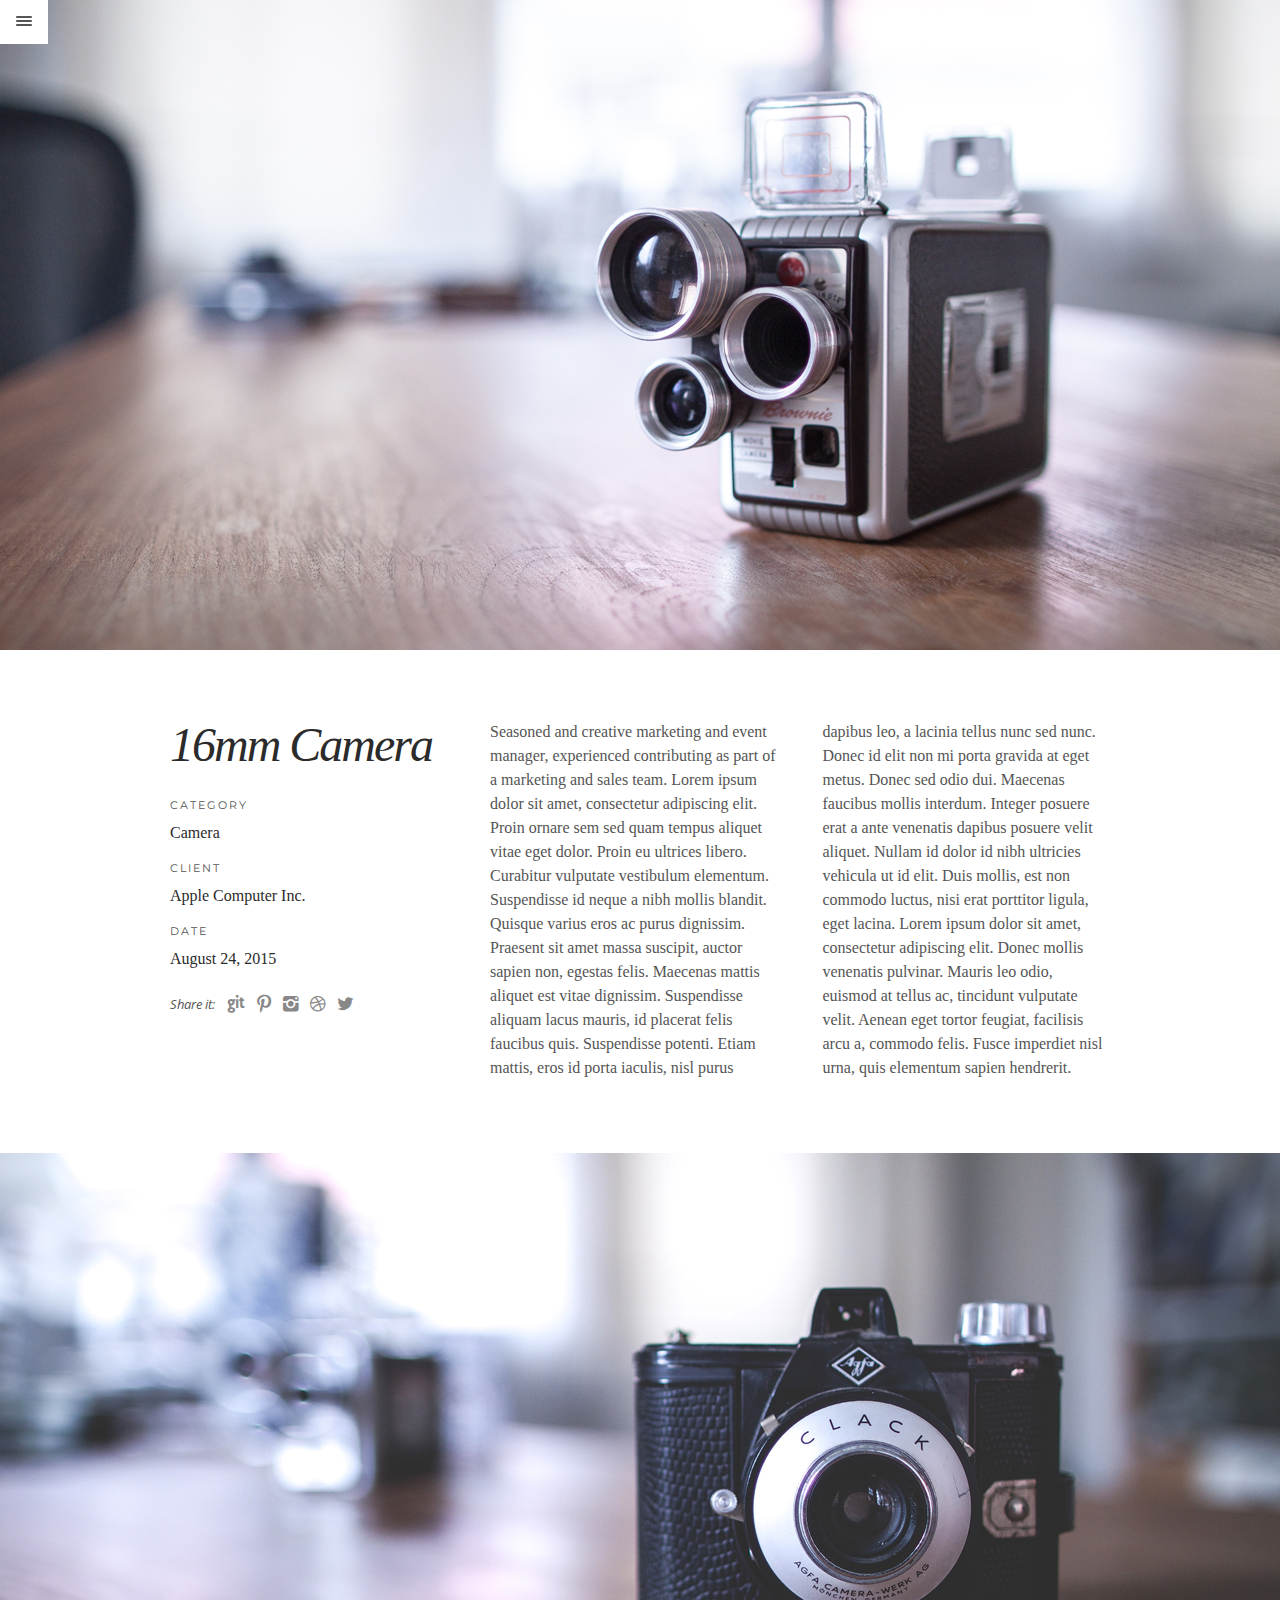
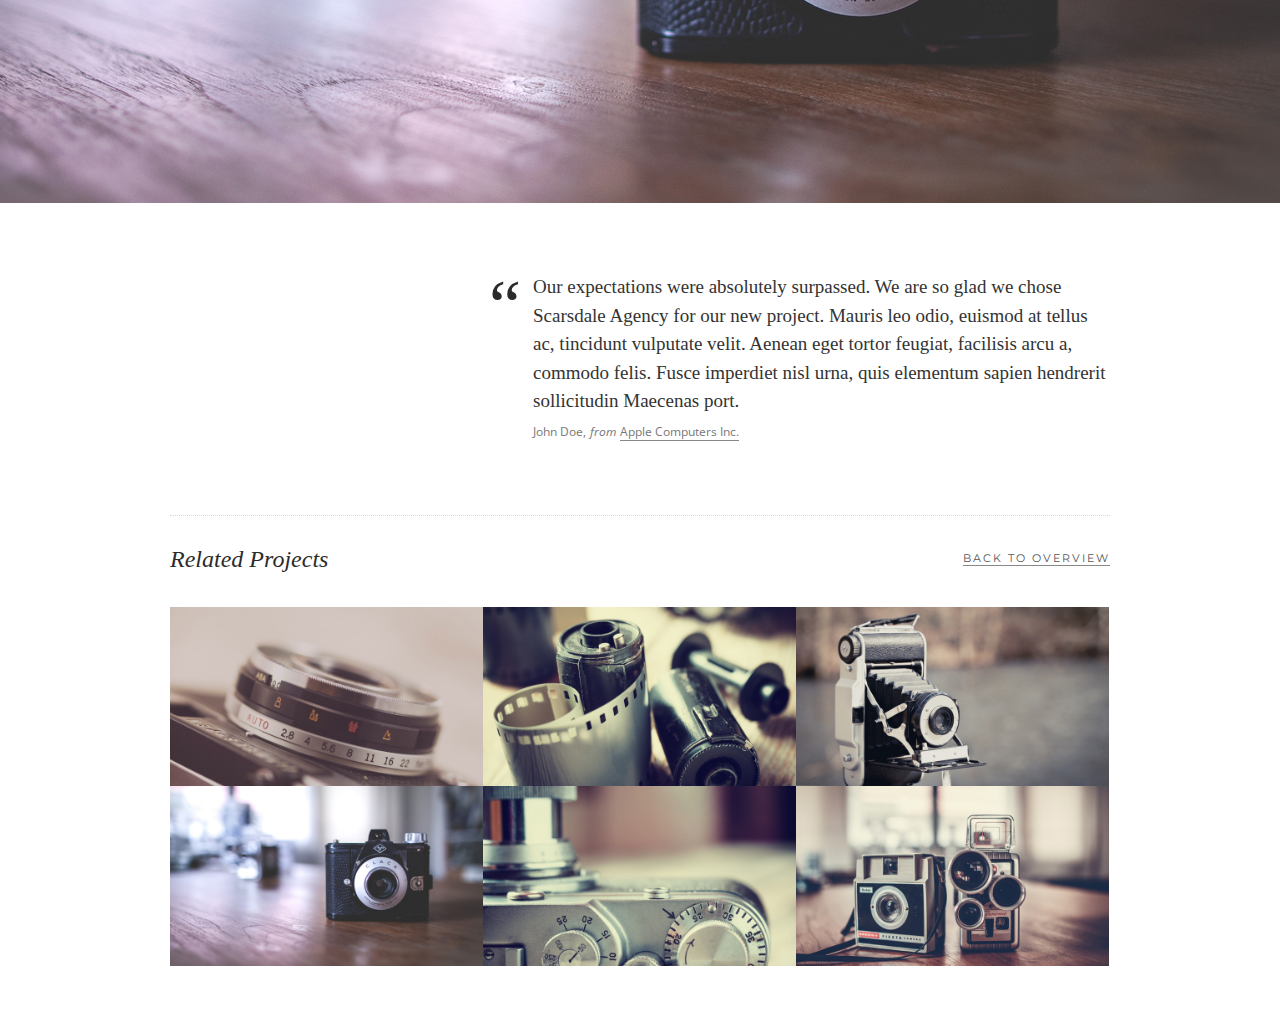
<file: project.html>
<!DOCTYPE html>
<!--[if lte IE 6]> <html class="no-js ie  lt-ie10 lt-ie9 lt-ie8 lt-ie7 ancient oldie" lang="en-US"> <![endif]-->
<!--[if IE 7]>     <html class="no-js ie7 lt-ie10 lt-ie9 lt-ie8 oldie" lang="en-US"> <![endif]-->
<!--[if IE 8]>     <html class="no-js ie8 lt-ie10 lt-ie9 oldie" lang="en-US"> <![endif]-->
<!--[if IE 9]>     <html class="no-js ie9 lt-ie10 oldie" lang="en-US"> <![endif]-->
<!--[if gt IE 8]><!--> <html class="no-js ajax-content" dir="ltr" lang="en-US"> <!--<![endif]-->

<!-- Mirrored from ppp-templates.de/sd/project.html by HTTrack Website Copier/3.x [XR&CO'2014], Sun, 17 Mar 2024 07:36:16 GMT -->
<head>
<meta charset="utf-8" />
<!--[if IE]> <meta http-equiv="X-UA-Compatible" content="IE=edge"> <![endif]-->
<title>Scarsdale – Responsive Retina-Ready HTML5 Portfolio</title>
<!-- Set the viewport width to device width for mobile -->
<meta name="viewport" content="width=device-width, initial-scale=1, maximum-scale=1" />
<meta name="author" content="weibergmedia">
<meta name="Description" content="Scarsdale – Responsive Retina-Ready HTML5 Portfolio" />
<link href="css/reset.css" rel="stylesheet" type="text/css" media="screen" />
<link href="css/contact.css" rel="stylesheet" type="text/css" media="screen" />
<link href="css/styles.css" rel="stylesheet" type="text/css" media="screen" />
<link href="css/flexslider.css" rel="stylesheet" type="text/css" media="screen" />
<!--[if gt IE 8]><!--><link href="css/retina-responsive.css" rel="stylesheet" type="text/css" media="screen" /><!--<![endif]-->
<!--[if !IE]> <link href="css/retina-responsive.css" rel="stylesheet" type="text/css" media="screen" /> <![endif]-->
<link href="css/print.css" rel="stylesheet" type="text/css" media="print" />
<link href="http://fonts.googleapis.com/css?family=Montserrat:400,700" rel="stylesheet" type="text/css" />
<link href='http://fonts.googleapis.com/css?family=Open+Sans:400,400italic' rel='stylesheet' type='text/css'>
<script src="js/modernizr.js" type="text/javascript"></script>
</head>
<body>
<header>
  <h1 id="logo"><a href="index.html">Scarsdale</a></h1>
  <!-- start main nav -->
  <nav id="main-nav">
    <ul class="option-set clearfix" data-option-key="filter">
      <li> <a href="#" class="sub-nav-toggle">Portfolio</a>
        <ul class="sub-nav hidden">
          <li> <a href="index.html">Standard</a> </li>
          <li> <a href="grid-gallery.html">Grid Gallery</a> </li>
          <li> <a href="masonry-gallery.html">Masonry Gallery</a> </li>
        </ul>
      </li>
      <li> <a href="about.html">About</a> </li>
      <li> <a href="#" class="sub-nav-toggle active">Features</a>
        <ul class="sub-nav">
          <li class="active"> <a href="project.html">Project</a> </li>
          <li> <a href="gallery.html">Gallery</a> </li>
          <li> <a href="vimeo.html">Vimeo</a> </li>
          <li> <a href="slideshow.html">Slideshow</a> </li>
          <li> <a href="post.html">Post Page</a> </li>
        </ul>
      </li>
      <li> <a href="blog.html">Blog</a> </li>
      <li> <a href="contact.html" class="last">Contact</a> </li>
    </ul>
  </nav>
  <!-- end main nav -->
  <div id="bottom-header">
    <div class="social-links">
      <ul class="social-list clearfix">
        <li> <a href="#" class="pinterest"></a> </li>
        <li> <a href="#" class="twitter"></a> </li>
        <li> <a href="#" class="gplus"></a> </li>
        <li> <a href="#" class="facebook"></a> </li>
      </ul>
    </div>
    <p class="small">285 Lexington Ave<br />
      New York, NY<br />
      (845)&nbsp;123-4567</p>
  </div>
</header>
<div id="nav-background"></div>
<div id="background-color"></div>
<div id="content">
  <div id="menu-button">
    <div class="cursor">
      <!--Menu-->
      <div id="nav-button"> <span class="nav-bar"></span> <span class="nav-bar"></span> <span class="nav-bar"></span> </div>
    </div>
  </div>
  <div class="image-container">
    <figure class="images"> <img src="images/image01-large.jpg" alt="" /></figure>
  </div>
  <div class="container">
    <!--<div id="ancor"></div>-->
    <div class="col1-3 col2-3m no-underline">
      <h2>16mm Camera</h2>
      <p class="small">Category</p>
      <p><a href="#">Camera</a></p>
      <p class="small">Client</p>
      <p><a href="#">Apple Computer Inc.</a></p>
      <p class="small">Date</p>
      <p><a href="#">August 24, 2015</a></p>
      <div class="tiny-break"></div>
      <ul class="social-list">
        <li><i>Share it:</i></li>
        <li><a href="#" class="git"></a></li>
        <li><a href="#" class="pinterest"></a></li>
        <li><a href="#" class="instagram"></a></li>
        <li><a href="#" class="dribbble"></a></li>
        <li><a href="#" class="twitter"></a></li>
      </ul>
    </div>
    <div class="col2-3">
      <p class="column-count2">Seasoned and creative marketing and event manager, experienced contributing as part of a marketing and sales team. Lorem ipsum dolor sit amet, consectetur adipiscing elit. Proin ornare sem sed quam tempus aliquet vitae eget dolor. Proin eu ultrices libero. Curabitur vulputate vestibulum elementum. Suspendisse id neque a nibh mollis blandit. Quisque varius eros ac purus dignissim.
        Praesent sit amet massa suscipit, auctor sapien non, egestas felis. Maecenas mattis aliquet est vitae dignissim. Suspendisse aliquam lacus mauris, id placerat felis faucibus quis. Suspendisse potenti. Etiam mattis, eros id porta iaculis, nisl purus dapibus leo, a lacinia tellus nunc sed nunc. Donec id elit non mi porta gravida at eget metus. Donec sed odio dui. Maecenas faucibus mollis interdum. Integer posuere erat a ante venenatis dapibus posuere velit aliquet. Nullam id dolor id nibh ultricies vehicula ut id elit. Duis mollis, est non commodo luctus, nisi erat porttitor ligula, eget lacina. Lorem ipsum dolor sit amet, consectetur adipiscing elit. Donec mollis venenatis pulvinar. Mauris leo odio, euismod at tellus ac, tincidunt vulputate velit. Aenean eget tortor feugiat, facilisis arcu a, commodo felis. Fusce imperdiet nisl urna, quis elementum sapien hendrerit. </p>
    </div>
    <div class="clear"></div>
    <div class="big-break"></div>
  </div>
  <div class="image-container">
    <figure class="images"> <img src="images/image13-large.jpg" alt="" /></figure>
  </div>
  <div class="container">
    <div class="col1-3"></div>
    <div class="col2-3">
      <blockquote>
        <p>Our expectations were absolutely surpassed. We are so glad we chose Scarsdale Agency for our new project. Mauris leo odio, euismod at tellus ac, tincidunt vulputate velit. Aenean eget tortor feugiat, facilisis arcu a, commodo felis. Fusce imperdiet nisl urna, quis elementum sapien hendrerit sollicitudin Maecenas port. </p>
        <p class="small">John Doe, <i>from</i> <a href="#" title="">Apple Computers Inc.</a></p>
      </blockquote>
    </div>
    <div class="clear"></div>
    <footer class="clearfix">
      <div class="col1-3 alignleft">
        <h4>Related Projects</h4>
      </div>
      <div class="col1-3 alignright">
        <p class="small margin-top"><a href="index.html" title="">Back to Overview</a></p>
      </div>
      <div class="clear"></div>
      <div class="small-break"></div>
      <div id="container" class="clearfix">
        <div class="element  clearfix thumbs home portfolio camera"> <a href="ajax/project3.html" title="">
          <figure class="images"> <img src="images/image03-th.jpg" alt="<i>Camera Closeup</i><span>camera</span>" class="slip" /> </figure>
          </a> </div>
        <div class="element  clearfix thumbs portfolio camera home"> <a href="ajax/project5.html" title="">
          <figure class="images"> <img src="images/image05-th.jpg" alt="<i>Film Rolls</i><span>camera</span>" class="slip" /> </figure>
          </a> </div>
        <div class="element  clearfix thumbs portfolio camera home"> <a href="ajax/project9.html" title="">
          <figure class="images"> <img src="images/image08-th.jpg" alt="<i>Folding Camera</i><span>camera</span>" class="slip" /> </figure>
          </a> </div>
        <div class="element  clearfix thumbs portfolio camera home"> <a href="ajax/project11.html" title="">
          <figure class="images"> <img src="images/image13-th.jpg" alt="<i>Old Camera</i><span>camera</span>" class="slip" /> </figure>
          </a> </div>
        <div class="element  clearfix thumbs portfolio camera home"> <a href="ajax/project13.html" title="">
          <figure class="images"> <img src="images/image11-th.jpg" alt="<i>Retro Film Camera</i><span>camera</span>" class="slip" /> </figure>
          </a> </div>
        <div class="element  clearfix thumbs portfolio camera home"> <a href="ajax/project15.html" title="">
          <figure class="images"> <img src="images/image14-th.jpg" alt="<i>Vintage Cameras</i><span>camera</span>" class="slip" /> </figure>
          </a> </div>
      </div>
      <!-- end #container -->
    </footer>
  </div>
  <!-- end .container -->
</div>
<!-- end content -->
<script src="js/jquery-1.11.1.min.js" type="text/javascript"></script>
<script src="js/jquery-easing-1.3.js" type="text/javascript"></script>
<script src="js/retina.min.js" type="text/javascript"></script>
<script src="js/jquery.touchSwipe.min.js" type="text/javascript"></script>
<script src="js/jquery.isotope2.min.js" type="text/javascript"></script>
<script src="js/jquery.ba-bbq.min.js" type="text/javascript"></script>
<script src="js/jquery.isotope.load.js" type="text/javascript"></script>
<script src="js/SmoothScroll.js" type="text/javascript"></script>
<script src="js/main.js" type="text/javascript"></script>
<script src="js/jquery.form.js" type="text/javascript"></script>
<script src="js/input.fields.js" type="text/javascript"></script>
<script src="js/preloader.js" type="text/javascript"></script>
<script defer src="js/jquery.flexslider-min.js"></script>
<script src="js/jquery.sliphover.min.js"></script>
<script src="js/custom.html" type="text/javascript"></script>
<script src="js/jquery.fitvids.js" type="text/javascript"></script>
</body>

<!-- Mirrored from ppp-templates.de/sd/project.html by HTTrack Website Copier/3.x [XR&CO'2014], Sun, 17 Mar 2024 07:36:37 GMT -->
</html>
</file>
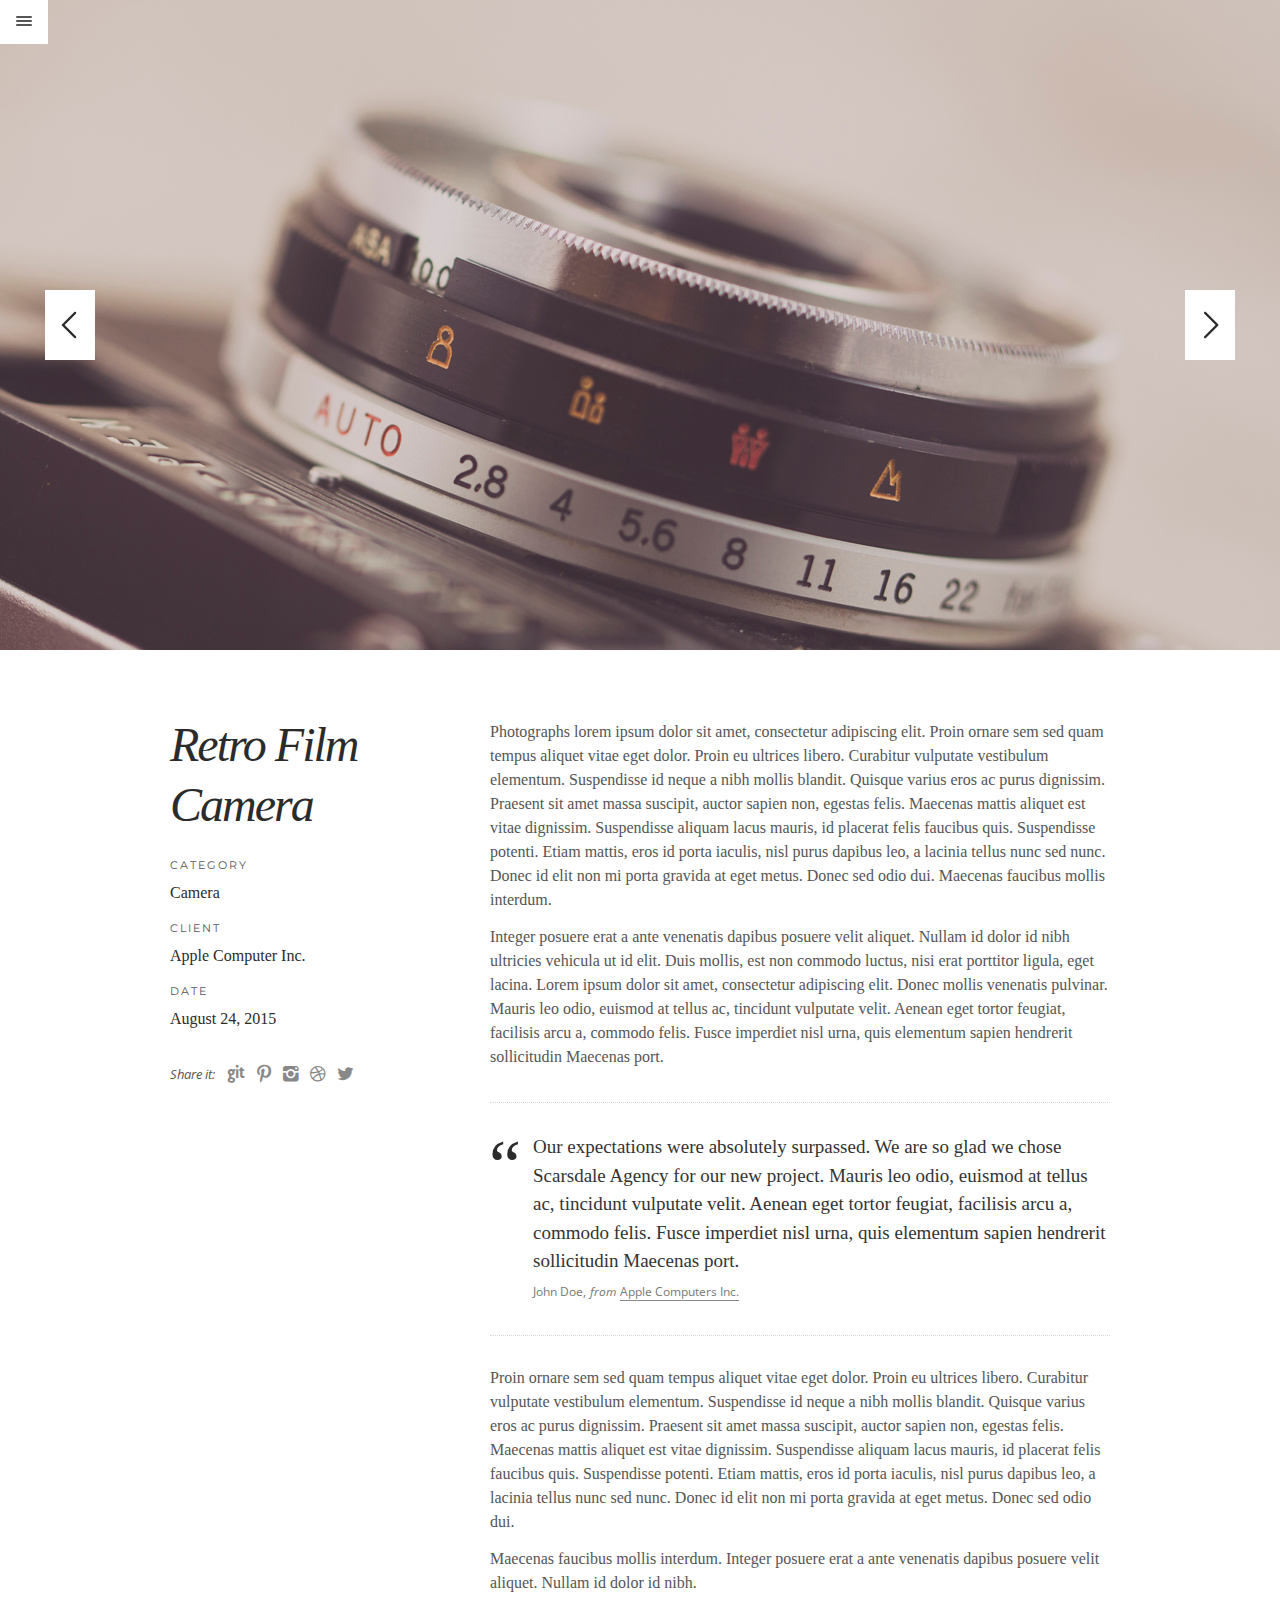
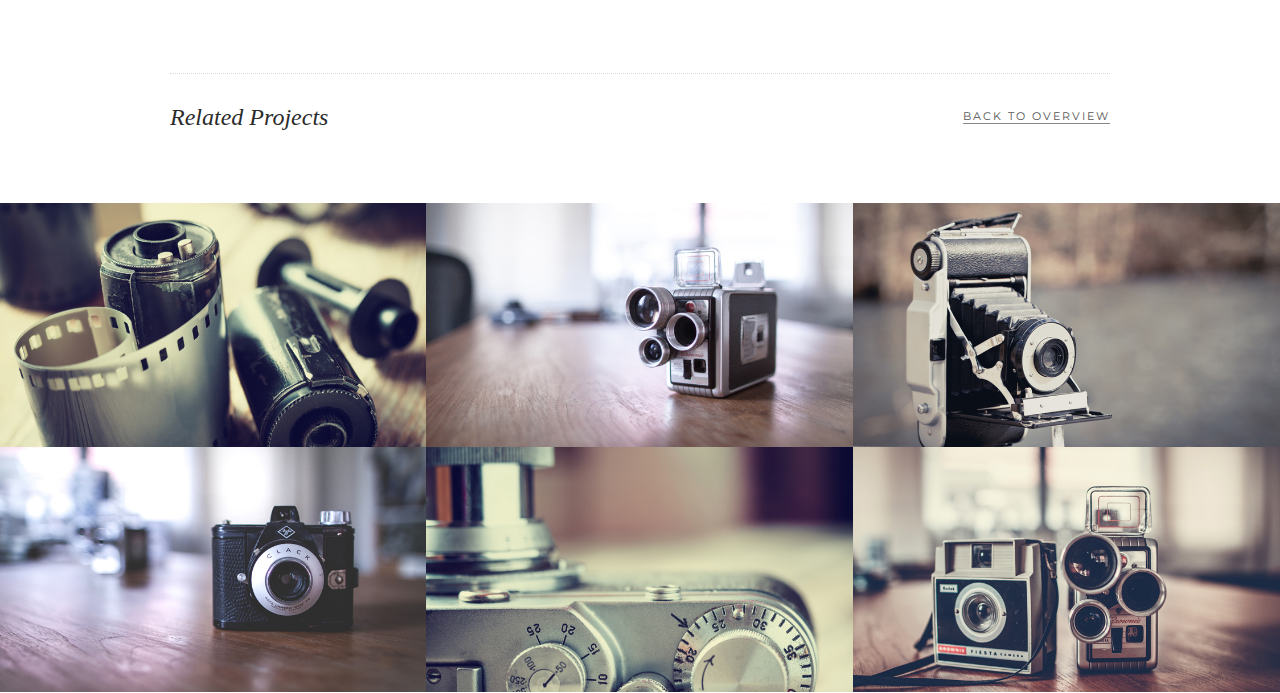
<file: slideshow.html>
<!DOCTYPE html>
<!--[if lte IE 6]> <html class="no-js ie  lt-ie10 lt-ie9 lt-ie8 lt-ie7 ancient oldie" lang="en-US"> <![endif]-->
<!--[if IE 7]>     <html class="no-js ie7 lt-ie10 lt-ie9 lt-ie8 oldie" lang="en-US"> <![endif]-->
<!--[if IE 8]>     <html class="no-js ie8 lt-ie10 lt-ie9 oldie" lang="en-US"> <![endif]-->
<!--[if IE 9]>     <html class="no-js ie9 lt-ie10 oldie" lang="en-US"> <![endif]-->
<!--[if gt IE 8]><!--> <html class="no-js ajax-content" dir="ltr" lang="en-US"> <!--<![endif]-->

<!-- Mirrored from ppp-templates.de/sd/slideshow.html by HTTrack Website Copier/3.x [XR&CO'2014], Sun, 17 Mar 2024 07:30:55 GMT -->
<head>
<meta charset="utf-8" />
<!--[if IE]> <meta http-equiv="X-UA-Compatible" content="IE=edge"> <![endif]-->
<title>Scarsdale – Responsive Retina-Ready HTML5 Portfolio</title>
<!-- Set the viewport width to device width for mobile -->
<meta name="viewport" content="width=device-width, initial-scale=1, maximum-scale=1" />
<meta name="author" content="weibergmedia">
<meta name="Description" content="Scarsdale – Responsive Retina-Ready HTML5 Portfolio" />
<link href="css/reset.css" rel="stylesheet" type="text/css" media="screen" />
<link href="css/contact.css" rel="stylesheet" type="text/css" media="screen" />
<link href="css/styles.css" rel="stylesheet" type="text/css" media="screen" />
<link href="css/flexslider.css" rel="stylesheet" type="text/css" media="screen" />
<!--[if gt IE 8]><!--><link href="css/retina-responsive.css" rel="stylesheet" type="text/css" media="screen" /><!--<![endif]-->
<!--[if !IE]> <link href="css/retina-responsive.css" rel="stylesheet" type="text/css" media="screen" /> <![endif]-->
<link href="css/print.css" rel="stylesheet" type="text/css" media="print" />
<link href="http://fonts.googleapis.com/css?family=Montserrat:400,700" rel="stylesheet" type="text/css" />
<link href='http://fonts.googleapis.com/css?family=Open+Sans:400,400italic' rel='stylesheet' type='text/css'>
<script src="js/modernizr.js" type="text/javascript"></script>
</head>
<body>
<header>
  <h1 id="logo"><a href="index.html">Scarsdale</a></h1>
  <!-- start main nav -->
  <nav id="main-nav">
    <ul class="option-set clearfix" data-option-key="filter">
      <li> <a href="#" class="sub-nav-toggle">Portfolio</a>
        <ul class="sub-nav hidden">
          <li> <a href="index.html">Standard</a> </li>
          <li> <a href="grid-gallery.html">Grid Gallery</a> </li>
          <li> <a href="masonry-gallery.html">Masonry Gallery</a> </li>
        </ul>
      </li>
      <li> <a href="about.html">About</a> </li>
      <li> <a href="#" class="sub-nav-toggle active">Features</a>
        <ul class="sub-nav">
          <li> <a href="project.html">Project</a> </li>
          <li> <a href="gallery.html">Gallery</a> </li>
          <li> <a href="vimeo.html">Vimeo</a> </li>
          <li class="active"> <a href="slideshow.html">Slideshow</a> </li>
          <li> <a href="post.html">Post Page</a> </li>
        </ul>
      </li>
      <li> <a href="blog.html">Blog</a> </li>
      <li> <a href="contact.html" class="last">Contact</a> </li>
    </ul>
  </nav>
  <!-- end main nav -->
  <div id="bottom-header">
    <div class="social-links">
      <ul class="social-list clearfix">
        <li> <a href="#" class="pinterest"></a> </li>
        <li> <a href="#" class="twitter"></a> </li>
        <li> <a href="#" class="gplus"></a> </li>
        <li> <a href="#" class="facebook"></a> </li>
      </ul>
    </div>
    <p class="small">285 Lexington Ave<br />
      New York, NY<br />
      (845)&nbsp;123-4567</p>
  </div>
</header>
<div id="nav-background"></div>
<div id="background-color"></div>
<div id="content">
  <div id="menu-button">
    <div class="cursor">
      <!--Menu-->
      <div id="nav-button"> <span class="nav-bar"></span> <span class="nav-bar"></span> <span class="nav-bar"></span> </div>
    </div>
  </div>
  <div class="image-container">
    <div class="flexslider">
      <figure class="images">
        <ul class="slides">
          <li><img src="images/image03-large.jpg" alt="" /></li>
          <li><img src="images/image11-large.jpg" alt="" /></li>
        </ul>
      </figure>
    </div>
  </div>
  <div class="container">
    <!--<div id="ancor"></div>-->
    <div class="col1-3 col2-3m no-underline">
      <h2>Retro Film Camera</h2>
      <p class="small">Category</p>
      <p><a href="#">Camera</a></p>
      <p class="small">Client</p>
      <p><a href="#">Apple Computer Inc.</a></p>
      <p class="small">Date</p>
      <p><a href="#">August 24, 2015</a></p>
      <div class="small-break"></div>
      <ul class="social-list">
        <li><i>Share it:</i></li>
        <li><a href="#" class="git"></a></li>
        <li><a href="#" class="pinterest"></a></li>
        <li><a href="#" class="instagram"></a></li>
        <li><a href="#" class="dribbble"></a></li>
        <li><a href="#" class="twitter"></a></li>
      </ul>
    </div>
    <div class="col2-3">
      <p>Photographs lorem ipsum dolor sit amet, consectetur adipiscing elit. Proin ornare sem sed quam tempus aliquet vitae eget dolor. Proin eu ultrices libero. Curabitur vulputate vestibulum elementum. Suspendisse id neque a nibh mollis blandit. Quisque varius eros ac purus dignissim. Praesent sit amet massa suscipit, auctor sapien non, egestas felis. Maecenas mattis aliquet est vitae dignissim. Suspendisse aliquam lacus mauris, id placerat felis faucibus quis. Suspendisse potenti. Etiam mattis, eros id porta iaculis, nisl purus dapibus leo, a lacinia tellus nunc sed nunc. Donec id elit non mi porta gravida at eget metus. Donec sed odio dui. Maecenas faucibus mollis interdum. </p>
      <p>Integer posuere erat a ante venenatis dapibus posuere velit aliquet. Nullam id dolor id nibh ultricies vehicula ut id elit. Duis mollis, est non commodo luctus, nisi erat porttitor ligula, eget lacina. Lorem ipsum dolor sit amet, consectetur adipiscing elit. Donec mollis venenatis pulvinar. Mauris leo odio, euismod at tellus ac, tincidunt vulputate velit. Aenean eget tortor feugiat, facilisis arcu a, commodo felis. Fusce imperdiet nisl urna, quis elementum sapien hendrerit sollicitudin Maecenas port. </p>
      <div class="boxed">
        <blockquote>
          <p>Our expectations were absolutely surpassed. We are so glad we chose Scarsdale Agency for our new project. Mauris leo odio, euismod at tellus ac, tincidunt vulputate velit. Aenean eget tortor feugiat, facilisis arcu a, commodo felis. Fusce imperdiet nisl urna, quis elementum sapien hendrerit sollicitudin Maecenas port. </p>
          <p class="small">John Doe, <i>from</i> <a href="#" title="">Apple Computers Inc.</a></p>
        </blockquote>
      </div>
      <p>Proin ornare sem sed quam tempus aliquet vitae eget dolor. Proin eu ultrices libero. Curabitur vulputate vestibulum elementum. Suspendisse id neque a nibh mollis blandit. Quisque varius eros ac purus dignissim. Praesent sit amet massa suscipit, auctor sapien non, egestas felis. Maecenas mattis aliquet est vitae dignissim. Suspendisse aliquam lacus mauris, id placerat felis faucibus quis. Suspendisse potenti. Etiam mattis, eros id porta iaculis, nisl purus dapibus leo, a lacinia tellus nunc sed nunc. Donec id elit non mi porta gravida at eget metus. Donec sed odio dui. </p>
      <p>Maecenas faucibus mollis interdum. Integer posuere erat a ante venenatis dapibus posuere velit aliquet. Nullam id dolor id nibh.</p>
    </div>
    <div class="clear"></div>
    <footer class="clearfix">
      <div class="col1-3 alignleft">
        <h4>Related Projects</h4>
      </div>
      <div class="col1-3 alignright">
        <p class="small margin-top"><a href="index.html" title="">Back to Overview</a></p>
      </div>
      <div class="clear"></div>
    </footer>
  </div>
  <!-- end .container -->
  <div id="container" class="clearfix">
    <div class="element  clearfix thumbs portfolio camera home"> <a href="ajax/project5.html" title="">
      <figure class="images"> <img src="images/image05-th.jpg" alt="<i>Film Rolls</i><span>camera</span>" class="slip" /> </figure>
      </a> </div>
    <div class="element  clearfix thumbs home portfolio camera"> <a href="ajax/project1.html" title="">
      <figure class="images"> <img src="images/image01-th.jpg" alt="<i>16mm Camera</i><span>camera</span>" class="slip" /> </figure>
      </a> </div>
    <div class="element  clearfix thumbs portfolio camera home"> <a href="ajax/project9.html" title="">
      <figure class="images"> <img src="images/image08-th.jpg" alt="<i>Folding Camera</i><span>camera</span>" class="slip" /> </figure>
      </a> </div>
    <div class="element  clearfix thumbs portfolio camera home"> <a href="ajax/project11.html" title="">
      <figure class="images"> <img src="images/image13-th.jpg" alt="<i>Old Camera</i><span>camera</span>" class="slip" /> </figure>
      </a> </div>
    <div class="element  clearfix thumbs portfolio camera home"> <a href="ajax/project13.html" title="">
      <figure class="images"> <img src="images/image11-th.jpg" alt="<i>Retro Film Camera</i><span>camera</span>" class="slip" /> </figure>
      </a> </div>
    <div class="element  clearfix thumbs portfolio camera home"> <a href="ajax/project15.html" title="">
      <figure class="images"> <img src="images/image14-th.jpg" alt="<i>Vintage Cameras</i><span>camera</span>" class="slip" /> </figure>
      </a> </div>
  </div>
  <!-- end #container -->
</div>
<!-- end content -->
<script src="js/jquery-1.11.1.min.js" type="text/javascript"></script>
<script src="js/jquery-easing-1.3.js" type="text/javascript"></script>
<script src="js/retina.min.js" type="text/javascript"></script>
<script src="js/jquery.touchSwipe.min.js" type="text/javascript"></script>
<script src="js/jquery.isotope2.min.js" type="text/javascript"></script>
<script src="js/jquery.ba-bbq.min.js" type="text/javascript"></script>
<script src="js/jquery.isotope.load.js" type="text/javascript"></script>
<script src="js/SmoothScroll.js" type="text/javascript"></script>
<script src="js/main.js" type="text/javascript"></script>
<script src="js/jquery.form.js" type="text/javascript"></script>
<script src="js/input.fields.js" type="text/javascript"></script>
<script src="js/preloader.js" type="text/javascript"></script>
<script defer src="js/jquery.flexslider-min.js"></script>
<script src="js/jquery.sliphover.min.js"></script>
<script src="js/jquery.fitvids.js" type="text/javascript"></script>
</body>

<!-- Mirrored from ppp-templates.de/sd/slideshow.html by HTTrack Website Copier/3.x [XR&CO'2014], Sun, 17 Mar 2024 07:32:18 GMT -->
</html>
</file>
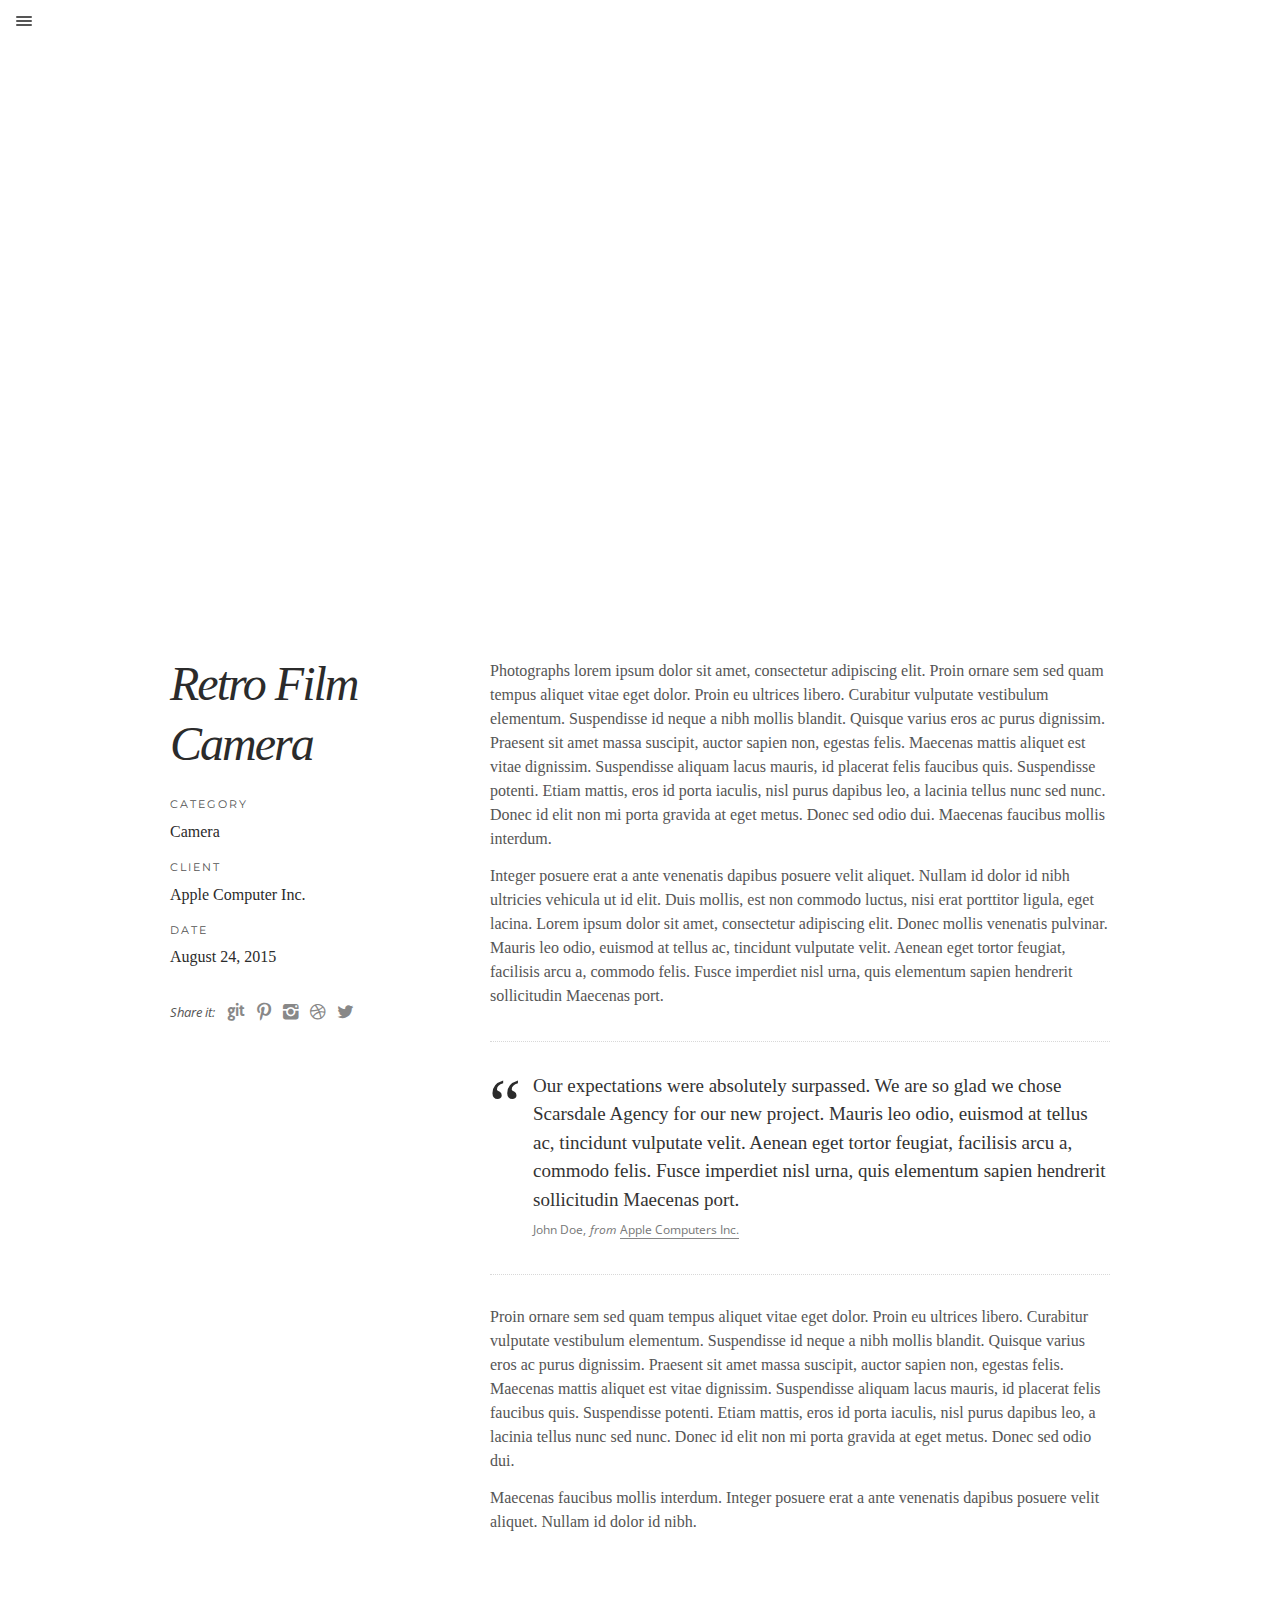
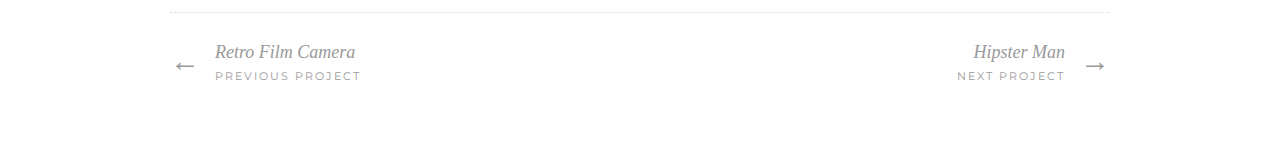
<file: vimeo.html>
<!DOCTYPE html>
<!--[if lte IE 6]> <html class="no-js ie  lt-ie10 lt-ie9 lt-ie8 lt-ie7 ancient oldie" lang="en-US"> <![endif]-->
<!--[if IE 7]>     <html class="no-js ie7 lt-ie10 lt-ie9 lt-ie8 oldie" lang="en-US"> <![endif]-->
<!--[if IE 8]>     <html class="no-js ie8 lt-ie10 lt-ie9 oldie" lang="en-US"> <![endif]-->
<!--[if IE 9]>     <html class="no-js ie9 lt-ie10 oldie" lang="en-US"> <![endif]-->
<!--[if gt IE 8]><!--> <html class="no-js ajax-content" dir="ltr" lang="en-US"> <!--<![endif]-->

<!-- Mirrored from ppp-templates.de/sd/vimeo.html by HTTrack Website Copier/3.x [XR&CO'2014], Sun, 17 Mar 2024 07:36:37 GMT -->
<head>
<meta charset="utf-8" />
<!--[if IE]> <meta http-equiv="X-UA-Compatible" content="IE=edge"> <![endif]-->
<title>Scarsdale – Responsive Retina-Ready HTML5 Portfolio</title>
<!-- Set the viewport width to device width for mobile -->
<meta name="viewport" content="width=device-width, initial-scale=1, maximum-scale=1" />
<meta name="author" content="weibergmedia">
<meta name="Description" content="Scarsdale – Responsive Retina-Ready HTML5 Portfolio" />
<link href="css/reset.css" rel="stylesheet" type="text/css" media="screen" />
<link href="css/contact.css" rel="stylesheet" type="text/css" media="screen" />
<link href="css/styles.css" rel="stylesheet" type="text/css" media="screen" />
<link href="css/flexslider.css" rel="stylesheet" type="text/css" media="screen" />
<!--[if gt IE 8]><!--><link href="css/retina-responsive.css" rel="stylesheet" type="text/css" media="screen" /><!--<![endif]-->
<!--[if !IE]> <link href="css/retina-responsive.css" rel="stylesheet" type="text/css" media="screen" /> <![endif]-->
<link href="css/print.css" rel="stylesheet" type="text/css" media="print" />
<link href="http://fonts.googleapis.com/css?family=Montserrat:400,700" rel="stylesheet" type="text/css" />
<link href='http://fonts.googleapis.com/css?family=Open+Sans:400,400italic' rel='stylesheet' type='text/css'>
<script src="js/modernizr.js" type="text/javascript"></script>
</head>
<body>
<header>
  <h1 id="logo"><a href="index.html">Scarsdale</a></h1>
  <!-- start main nav -->
  <nav id="main-nav">
    <ul class="option-set clearfix" data-option-key="filter">
      <li> <a href="#" class="sub-nav-toggle">Portfolio</a>
        <ul class="sub-nav hidden">
          <li> <a href="index.html">Standard</a> </li>
          <li> <a href="grid-gallery.html">Grid Gallery</a> </li>
          <li> <a href="masonry-gallery.html">Masonry Gallery</a> </li>
        </ul>
      </li>
      <li> <a href="about.html">About</a> </li>
      <li> <a href="#" class="sub-nav-toggle active">Features</a>
        <ul class="sub-nav">
          <li> <a href="project.html">Project</a> </li>
          <li> <a href="gallery.html">Gallery</a> </li>
          <li class="active"> <a href="vimeo.html">Vimeo</a> </li>
          <li> <a href="slideshow.html">Slideshow</a> </li>
          <li> <a href="post.html">Post Page</a> </li>
        </ul>
      </li>
      <li> <a href="blog.html">Blog</a> </li>
      <li> <a href="contact.html" class="last">Contact</a> </li>
    </ul>
  </nav>
  <!-- end main nav -->
  <div id="bottom-header">
    <div class="social-links">
      <ul class="social-list clearfix">
        <li> <a href="#" class="pinterest"></a> </li>
        <li> <a href="#" class="twitter"></a> </li>
        <li> <a href="#" class="gplus"></a> </li>
        <li> <a href="#" class="facebook"></a> </li>
      </ul>
    </div>
    <p class="small">285 Lexington Ave<br />
      New York, NY<br />
      (845)&nbsp;123-4567</p>
  </div>
</header>
<div id="nav-background"></div>
<div id="background-color"></div>
<div id="content">
  <div id="menu-button">
    <div class="cursor">
      <!--Menu-->
      <div id="nav-button"> <span class="nav-bar"></span> <span class="nav-bar"></span> <span class="nav-bar"></span> </div>
    </div>
  </div>
  <div class="container">
    <div class="break"></div>
    <div class="col3-3">
      <div class="image-container">
        <iframe src="http://player.vimeo.com/video/98330466?title=0&amp;byline=0&amp;portrait=0&amp;color=ffffff=0" class="videos" title="Vimeo Example"></iframe>
      </div>
    </div>
    <div class="col1-3 col2-3m no-underline">
      <h2>Retro Film Camera</h2>
      <p class="small">Category</p>
      <p><a href="#">Camera</a></p>
      <p class="small">Client</p>
      <p><a href="#">Apple Computer Inc.</a></p>
      <p class="small">Date</p>
      <p><a href="#">August 24, 2015</a></p>
      <div class="small-break"></div>
      <ul class="social-list">
        <li><i>Share it:</i></li>
        <li><a href="#" class="git"></a></li>
        <li><a href="#" class="pinterest"></a></li>
        <li><a href="#" class="instagram"></a></li>
        <li><a href="#" class="dribbble"></a></li>
        <li><a href="#" class="twitter"></a></li>
      </ul>
    </div>
    <div class="col2-3">
      <p>Photographs lorem ipsum dolor sit amet, consectetur adipiscing elit. Proin ornare sem sed quam tempus aliquet vitae eget dolor. Proin eu ultrices libero. Curabitur vulputate vestibulum elementum. Suspendisse id neque a nibh mollis blandit. Quisque varius eros ac purus dignissim. Praesent sit amet massa suscipit, auctor sapien non, egestas felis. Maecenas mattis aliquet est vitae dignissim. Suspendisse aliquam lacus mauris, id placerat felis faucibus quis. Suspendisse potenti. Etiam mattis, eros id porta iaculis, nisl purus dapibus leo, a lacinia tellus nunc sed nunc. Donec id elit non mi porta gravida at eget metus. Donec sed odio dui. Maecenas faucibus mollis interdum. </p>
      <p>Integer posuere erat a ante venenatis dapibus posuere velit aliquet. Nullam id dolor id nibh ultricies vehicula ut id elit. Duis mollis, est non commodo luctus, nisi erat porttitor ligula, eget lacina. Lorem ipsum dolor sit amet, consectetur adipiscing elit. Donec mollis venenatis pulvinar. Mauris leo odio, euismod at tellus ac, tincidunt vulputate velit. Aenean eget tortor feugiat, facilisis arcu a, commodo felis. Fusce imperdiet nisl urna, quis elementum sapien hendrerit sollicitudin Maecenas port. </p>
      <div class="boxed">
        <blockquote>
          <p>Our expectations were absolutely surpassed. We are so glad we chose Scarsdale Agency for our new project. Mauris leo odio, euismod at tellus ac, tincidunt vulputate velit. Aenean eget tortor feugiat, facilisis arcu a, commodo felis. Fusce imperdiet nisl urna, quis elementum sapien hendrerit sollicitudin Maecenas port. </p>
          <p class="small">John Doe, <i>from</i> <a href="#" title="">Apple Computers Inc.</a></p>
        </blockquote>
      </div>
      <p>Proin ornare sem sed quam tempus aliquet vitae eget dolor. Proin eu ultrices libero. Curabitur vulputate vestibulum elementum. Suspendisse id neque a nibh mollis blandit. Quisque varius eros ac purus dignissim. Praesent sit amet massa suscipit, auctor sapien non, egestas felis. Maecenas mattis aliquet est vitae dignissim. Suspendisse aliquam lacus mauris, id placerat felis faucibus quis. Suspendisse potenti. Etiam mattis, eros id porta iaculis, nisl purus dapibus leo, a lacinia tellus nunc sed nunc. Donec id elit non mi porta gravida at eget metus. Donec sed odio dui. </p>
      <p>Maecenas faucibus mollis interdum. Integer posuere erat a ante venenatis dapibus posuere velit aliquet. Nullam id dolor id nibh.</p>
    </div>
    <div class="clear"></div>
    <footer class="clearfix">
      <div class="col1-3 alignleft">
        <div class="arrow-left">←</div>
        <div class="alignleft"><a href="index.html" title="">
          <h5>Retro Film Camera</h5>
          <p class="small">Previous Project</p>
          </a></div>
      </div>
      <div class="col1-3 alignright">
        <div class="arrow-right">→</div>
        <div class="alignright"><a href="index.html" title="">
          <h5>Hipster Man</h5>
          <p class="small">Next Project</p>
          </a></div>
      </div>
      <div class="clear"></div>
    </footer>
  </div>
  <!-- end .container -->
</div>
<!-- end content -->
<script src="js/jquery-1.11.1.min.js" type="text/javascript"></script>
<script src="js/jquery-easing-1.3.js" type="text/javascript"></script>
<script src="js/retina.min.js" type="text/javascript"></script>
<script src="js/jquery.touchSwipe.min.js" type="text/javascript"></script>
<script src="js/jquery.isotope2.min.js" type="text/javascript"></script>
<script src="js/jquery.ba-bbq.min.js" type="text/javascript"></script>
<script src="js/jquery.isotope.load.js" type="text/javascript"></script>
<script src="js/SmoothScroll.js" type="text/javascript"></script>
<script src="js/main.js" type="text/javascript"></script>
<script src="js/jquery.form.js" type="text/javascript"></script>
<script src="js/input.fields.js" type="text/javascript"></script>
<script src="js/preloader.js" type="text/javascript"></script>
<script defer src="js/jquery.flexslider-min.js"></script>
<script src="js/jquery.sliphover.min.js"></script>
<script src="js/jquery.fitvids.js" type="text/javascript"></script>
</body>

<!-- Mirrored from ppp-templates.de/sd/vimeo.html by HTTrack Website Copier/3.x [XR&CO'2014], Sun, 17 Mar 2024 07:36:37 GMT -->
</html>
</file>
<file: css/contact.css>
/* Form style */
input, textarea, select { font: 16px Georgia, "Times New Roman", Times, serif; color:#555; border:0; -webkit-transition: all 0.2s ease 0s; -moz-transition: all 0.2s ease 0s; -o-transition: all 0.2s ease 0s; transition: all 0.2s ease 0s; float:none; display:block; margin:0px; -webkit-appearance: none; background:none }
textarea { resize: none; }
#message { margin: 0; padding: 0px; z-index:200; height:auto; }
.error_message, #success_page { display: block; height:auto; color:#d31800; font-style:italic; font-family: 'Open Sans', 'Helvetica Neue', Arial, Helvetica, sans-serif; font-size: 12px; padding: 26px 60px 0px 0px; line-height:1.5 }
#success_page { color:#2b2b2b !important; padding:18px 20px 0 0px }
.loader { display:none; }
/* Form Element Styling */
.contact > .elem-content {background:#fff !important }
.form-part { padding: 0; margin-top:10px; padding-bottom:26px;  }
.form-part > textarea, .form-part > select, .form-part > input:not([type="submit"]):not([type="image"]):not([type="button"]):not([type="checkbox"]):not([type="radio"]) {
 padding: 17px 18px; width: 100%; margin-bottom: 10px; border:1px solid #d8d8d8; text-align: left; font-style: normal; font-size: 16px; line-height: 20px; background:#fff;
}
.form-part > textarea { height: 174px; resize: none; }
.form-part > .input-wrapper { position: relative;  }
.send-btn { border: none 0px transparent; background:#eee; padding:12px 22px; height: 40px; font-family: 'Montserrat','Open Sans', 'Helvetica Neue', Arial, Helvetica, sans-serif; font-size: 11px; display: block; width: auto; float: right; margin: 17px 25px 0px 0px; cursor: pointer; text-transform:uppercase; line-height:12px; letter-spacing:2px; color:#2b2b2b; border:0 none; border-radius:50px; }
</file>
<file: css/styles.css>
@charset "utf-8";
/* CSS Document */

/*------------------------------------------------------------------
[Table of contents]
0. Fonts
1. Clearfix
2. Preloader
3. Typography
4. Headings
5. Main Nav
6. Main Content
7. Column Grid
8. Content Elements
9. Icons
10. Image Hover
11. Footer
12. Lists
13. Google Maps
14. Blog
-------------------------------------------------------------------*/


/* =0. Fonts
--------------------------------------------------------------------------------------------------------*/
@font-face {
 font-family: 'fontello';
 src: url('../fonts/fontello1b1b.eot?3837060');
 src: url('../fonts/fontello1b1b.eot?3837060#iefix') format('embedded-opentype'), url('../fonts/fontello1b1b.woff?3837060') format('woff'), url('../fonts/fontello1b1b.ttf?3837060') format('truetype'), url('../fonts/fontello1b1b.svg?3837060#fontello') format('svg');
 font-weight: normal;
 font-style: normal;
}
/* Chrome hack: SVG is rendered more smooth in Windows. 100% magic, uncomment if you need it. */
/* Note, that will break hinting! In other OS-es font will be not as sharp as it could be */
/*
@media screen and (-webkit-min-device-pixel-ratio:0) {
  @font-face {
    font-family: 'fontello';
    src: url('../font/fontello.svg?43886684#fontello') format('svg');
  }
}
*/
/* End Fonts
--------------------------------------------------------------------------------------------------------*/


/* =1. Clearfix
--------------------------------------------------------------------------------------------------------*/
.clear { clear: both; }
.clearfix:after { content: "."; display:block; height:0; clear:both; visibility:hidden; }/* ----- clear fix for floats ----- */
.clearfix { display:inline-block; }
* html .clearfix { height:1%; }/* hides clearfix from IE-mac */
.clearfix { display:block; }/* end hide from IE-mac */
.alignleft { float:left; }
.alignright { float:right; }
.aligncenter { margin:0 auto; display:inline-block; }
.alignnone { clear:both; font-size:0; line-height:0; margin:0; padding:0; border:0; height:0; width:0; }
.centered { text-align:center; }
.hidden { display: none; visibility: hidden; }
/* Preventing font-rendering switches during CSS transitions inside Flexslider for Safari and Chrome under MacOSX */
*, *:before, *:after { -webkit-font-smoothing: antialiased; }
.flexslider { -webkit-transform: translateZ(0px); }
/* End Clearfix
--------------------------------------------------------------------------------------------------------*/


/* =2. Preloader
--------------------------------------------------------------------------------------------------------*/
#preloader { position:fixed; top:0; left:0; right:0; bottom:0; background:#242423; z-index:9999; }
#status { z-index:28; position:absolute; color:#555 !important; top:50%; height:220px; width:100%; margin-top:-115px; }
/* horizontal centering */
.parent { width:230px; margin:0px auto; position:relative; height:220px; z-index:11 }
.child { text-align:center; }
/* vertical centering */
.parent { display: table }
.child { display: table-cell; vertical-align: middle; padding:0; }
.child span { text-transform:uppercase; }
/* End Preloader
--------------------------------------------------------------------------------------------------------*/


/* =3. Typography
--------------------------------------------------------------------------------------------------------*/
html { overflow: -moz-scrollbars-vertical; overflow-y: scroll; -webkit-font-smoothing: antialiased; height:100%; -webkit-text-size-adjust: 100%; }
body { font-size: 16px; font-family: Georgia, "Times New Roman", Times, serif; color:#555; background:#fff; }
strong { font-weight:600; }
a, a > * { -webkit-transition: all 0.2s ease 0s; -moz-transition: all 0.2s ease 0s; -o-transition: all 0.2s ease 0s; transition: all 0.2s ease 0s; }
*, *:after, *:before { -webkit-box-sizing: border-box; -moz-box-sizing: border-box; box-sizing: border-box; padding: 0; margin: 0; }
p { line-height:1.5; padding:0 0px 13px 0px; }
a { text-decoration:none; }
p a { color:#555; text-decoration:none; border-bottom:1px solid #888; }
p a:hover { color:#2b2b2b; border-bottom:1px solid #555; }
a p { color:#555; }
.no-underline p a { border-bottom:0px; color:#2b2b2b }
p.small, span.small { font-size:11px; text-transform:uppercase; font-weight:400; font-family: "Montserrat", "Open Sans", Arial, Helvetica, sans-serif; color:#555; letter-spacing:2px; padding:0 0 5px 0; line-height:1.9 }
p.small.bigger { font-size:13px; }
aside p { padding-bottom:13px !important }
blockquote p.small a { color:#777 }
blockquote p.small a:hover { color:#2b2b2b; }
p.tiny { font-family: 'Open Sans', 'Helvetica Neue', Arial, Helvetica, sans-serif; color:#777; font-weight:400; font-size:12px; }
.blog-teaser p.tiny { padding-bottom:5px }
p.above-h2 { padding:0px 0 13px 0 }
#preloader p.small { color:#555 !important; padding:0 !important }
span.arrow { font:20px 'Open Sans', 'Helvetica Neue', Arial, Helvetica, sans-serif; float:right; padding-bottom:13px; padding-right:15px; -webkit-transition: all 0.2s ease 0s; -moz-transition: all 0.2s ease 0s; -o-transition: all 0.2s ease 0s; transition: all 0.2s ease 0s; margin-top:-4px; display:inline-block; opacity:0 }
blockquote { padding:0px 0px 2px 43px; color:#555; font-size:19px; }
blockquote.not-boxed { padding:11px 0px 17px 43px; }
blockquote.no-symbol { padding-left:0; padding-top:0; }
blockquote:before { content:"“"; float:left; display:block; margin-left:-44px; font-family:Georgia, "Times New Roman", Times, serif; font-size:72px; margin-top:-3px; font-weight:400; color:#2b2b2b }
blockquote.no-symbol:before { content:""; margin:0; padding:0; float:none }
blockquote p { font-family:Georgia, "Times New Roman", Times, serif; padding-bottom:8px; color:#333 }
blockquote p.small { font-family: 'Open Sans', 'Helvetica Neue', Arial, Helvetica, sans-serif; color:#777; letter-spacing:0; font-weight:400; text-transform:none; font-size:12px; margin-top:-3px; display:block }
blockquote p.small i { padding:0 1px; }
em { font-style:italic; font-family:'Open Sans', 'Helvetica Neue', Arial, Helvetica, sans-serif; color:#777; }
code { font:13px "Courier New", Courier, monospace; font-style:normal; line-height:1.5; display:block; padding-top:4px; }
pre { padding:0 30px 25px 30px; border:1px dotted #3e3e3e; margin-top:10px; margin-bottom:10px; display:inline-block }
/* End Typography
--------------------------------------------------------------------------------------------------------*/


/* =4. Headings
--------------------------------------------------------------------------------------------------------*/
h1#logo { display:block; position:relative; margin:0 auto; }
h1#logo a { display:inline-block; background:url(../images/bg-logo.png) center no-repeat; background-size:155px 57px; width:155px; height:57px; text-indent:-9999px; }
.hentry h1, h2, h3, h4, h5 { line-height:1.25; color:#2b2b2b; display:block; position:relative; padding-bottom:13px; font-style:italic; }
h2 { font-size:48px; letter-spacing:-2px; margin-top:-5px; padding-bottom:20px; padding-right:20px; }
h3 { font-size:36px; font-weight:400; }
h4 { font-size:24px; font-weight:400; }
h5 { font-size:18px; font-weight:400; }
/* End Headings
--------------------------------------------------------------------------------------------------------*/


/* =5. Main Nav
--------------------------------------------------------------------------------------------------------*/
#menu-button { font-size:13px; display:none; height:auto; position:absolute; -webkit-tap-highlight-color: rgba(0, 0, 0, 0); z-index:101 }
#menu-button .cursor { display:block; height:auto; cursor:pointer; background-color: rgba(255, 255, 255, 1); padding:16px 16px 14px 16px; }
#nav-button { display:inline-block; width:16px; margin:0; -webkit-tap-highlight-color: rgba(0, 0, 0, 0); }
.nav-bar { background-color:#555; border-radius:1px; display:block; width:16px; height:2px; margin:0px auto 2px; }
#main-nav { position: relative; padding: 24px 0px 20px 0px; width: 100%; }
#main-nav a { text-decoration: none; color: #888; font-size: 12px; font-family: "Montserrat", "Open Sans", Arial, Helvetica, sans-serif; font-weight:400; letter-spacing:2px; padding-left:2px; position:relative; display:block }
#main-nav > ul a { text-transform: uppercase; }
#main-nav > ul .active > a, #main-nav > ul a.active, #main-nav > .additional-links .active > a, #main-nav > .additional-links a.active, #main-nav li a:hover { color: #fff; }
#main-nav > ul li a { padding: 16px 0 17px 0; border-top:1px solid rgba(255, 255, 255, 0.1); }
#main-nav > ul li a.last { border-bottom:1px solid rgba(255, 255, 255, 0.1); }
#main-nav > ul li a.sub-nav-toggle:before { background:none repeat scroll 0 0 rgba(255, 255, 255, 0.5); bottom:21px; content:""; height:8px; left:155px; position:absolute; -webkit-transform:rotate(45deg); -moz-transform:rotate(45deg); -ms-transform:rotate(45deg); -o-transform:rotate(45deg); width:8px; }
#main-nav > ul li a.sub-nav-toggle:after { background:#242423; bottom:23px; content:""; height:10px; left:155px; margin-left:-1px; position:absolute; -webkit-transform:rotate(45deg); -moz-transform:rotate(45deg); -ms-transform:rotate(45deg); -o-transform:rotate(45deg); width:10px; }
 #menu-button.open #nav-button span:nth-child(1) {
 -webkit-transform: rotate(45deg);
 -moz-transform: rotate(45deg);
 -o-transform: rotate(45deg);
 -ms-transform: rotate(45deg);
 transform: rotate(45deg);
 position: relative;
 top: 0px;
 -webkit-transition: all 0.2s ease-in-out;
 -moz-transition: all 0.2s ease-in-out;
 -o-transition: all 0.2s ease-in-out;
 transition: all 0.2s ease-in-out;
}
 #menu-button.open #nav-button span:nth-child(2) {
 -webkit-transform: rotate(-45deg);
 -moz-transform: rotate(-45deg);
 -o-transform: rotate(-45deg);
 -ms-transform: rotate(-45deg);
 transform: rotate(-45deg);
 position: relative;
 top: -4px;
 -webkit-transition: all 0.3s ease-in-out;
 -moz-transition: all 0.3s ease-in-out;
 -o-transition: all 0.3s ease-in-out;
 transition: all 0.3s ease-in-out;
}
 #menu-button.open #nav-button span:nth-child(3) {
 display: none;
}
#main-nav > ul > li > .sub-nav { padding: 0px 0 12px 0px;/* margin-top:-5px;*/ }
#main-nav > ul > li > .sub-nav > li { }
#main-nav > ul > li > .sub-nav > li:last-child { padding-bottom: 0px; }
#main-nav > ul > li > .sub-nav > li a { font-size: 12px; letter-spacing:0; text-transform:none; font-weight:400; padding: 7px 0px; border:0; margin:0 }
#bottom-header { position:absolute; bottom:35px; width:100%; }
#bottom-header p.small { padding-top:6px; color:#888; line-height:1.9; font-size:10px; }
.social-links { padding: 20px 0px 0 0px; display:inline-block; margin:0 auto; }
.social-list > li > a:before, .social-list li span:before { content: ""; font-family: fontello; font-size: 18px; font-weight:400; color:#888; -webkit-transition: all 0.2s ease 0s; transition: all 0.2s ease 0s; }
.social-list li span:before { color:#2b2b2b }
.social-list li a:before, .social-list li span:before { padding:3px; margin: 0 1px 0 1px; }
.social-list li:hover a:before { color:#555; -webkit-transition: all 0.2s ease 0s; transition: all 0.2s ease 0s; }
.social-list li { margin:0; display:inline-block }
.element .social-list { margin-left:-2px; }
.element .social-list > li > a:before, .blog-author-description .social-list > li > a:before, .social-list li span:before { font-size: 16px; display:block; margin-top:-2px; }
.social-list > li > i { color: #555; font-size: 13px; font-family: 'Open Sans', 'Helvetica Neue', Arial, Helvetica, sans-serif; padding-right: 4px; }
header .social-list > li > a:before { font-size:14px; margin:0; }
.social-list > li > a, .social-list li span { position: relative; top: 1px; }
.social-list > li > a.facebook:before { content: '\e800'; }
.social-list > li > a.dribbble:before { content: '\e801'; }
.social-list > li > a.behance:before { content: '\e802'; }
.social-list > li > a.git:before { content: '\e803'; }
.social-list > li > a.gplus:before { content: '\e804'; }
.social-list > li > a.xing:before { content: '\e805'; }
.social-list > li > a.instagram:before { content: '\e806'; }
.social-list > li > a.twitter:before { content: '\e807'; }
.social-list > li > a.youtube:before { content: '\e808'; }
.social-list li span.youtube:before { content: '\e808'; font-size:22px; padding-top:13px }
.social-list > li > a.slack:before { content: '\e809'; }
.social-list > li > a.pinterest:before { content: '\e80a'; }
.social-list > li > a.tumblr:before { content: '\e80b'; }
.social-list > li > a.soundcloud:before { content: '\e80c'; }
.social-list li span.soundcloud:before { content: '\e80c'; font-size:22px; padding-top:13px }
.social-list > li > a.skype:before { content: '\e80d'; }
.social-list > li > a.linkedin:before { content: '\e80e'; }
.social-list > li > a.vimeo:before { content: '\e80f'; }
.social-list li span.vimeo:before { content: '\e80f'; font-size:18px; padding-top:16px }
.social-list > li > a.flickr:before { content: '\e810'; }
.social-list > li > a.email:before { content: '\e811'; }
#filter { position:fixed; bottom:40px; right:40px; height:auto; width:auto; z-index:1111; cursor:pointer; }
.with-margin #filter { right:60px; bottom:50px; }
#filter span { font-size:11px !important; text-transform:uppercase; font-weight:400; font-family:'Montserrat', 'Open Sans', Arial, Helvetica, sans-serif; letter-spacing:2px; line-height:1.5; display:table; text-decoration:none !important; padding:5px 10px; padding-right:29px; min-width:90px; /*border-radius:2px;*/ background:#fff }
#filter #options { display:block; position:absolute; bottom:27px; right:0px; top:auto; background:#fff; /*border-radius:2px;*/ min-width:90px; padding:7px 0; opacity: 0; overflow: hidden; -webkit-transition: all 0.3s ease-in-out; -moz-transition: all 0.3s ease-in-out; -o-transition: all 0.3s ease-in-out; transition: all 0.3s ease-in-out; -webkit-transition-delay: 0.2s; transition-delay: 0.2s; }
#filter #options li a { font-size:12px; font-weight:400; font-family:'Montserrat', 'Open Sans', Arial, Helvetica, sans-serif; display:block; text-decoration:none; padding:5px 10px; white-space:nowrap; color:#555; }
#filter #options li a.current, #filter #options li a.selected { color:#2b2b2b }
#filter:hover #options { display:block; opacity:1; overflow: hidden; -webkit-transition: all 0.3s ease-in-out; -moz-transition: all 0.3s ease-in-out; -o-transition: all 0.3s ease-in-out; transition: all 0.3s ease-in-out; -webkit-transition-delay: 0.2s; transition-delay: 0.2s; }
#filter:before { background:none repeat scroll 0 0 rgba(0, 0, 0, 0.5); bottom:7px; content:""; height:8px; right:13px; position:absolute; -webkit-transform:rotate(45deg); -moz-transform:rotate(45deg); -ms-transform:rotate(45deg); -o-transform:rotate(45deg); width:8px; }
#filter:after { background:#fff; bottom:3px; content:""; height:10px; right:13px; margin-right:-1px; position:absolute; -webkit-transform:rotate(45deg); -moz-transform:rotate(45deg); -ms-transform:rotate(45deg); -o-transform:rotate(45deg); width:10px; }
/* End Main Nav
--------------------------------------------------------------------------------------------------------*/


/* =6. Main Content
--------------------------------------------------------------------------------------------------------*/
#content { width:100%; z-index:55; background:#fff; }
.container { padding:0px; width:1170px; position:relative; margin:0 auto; padding-top:20px; }
.with-margin #container { margin:5px; }
.with-margin.blog-overview #container, .with-margin.blog-post #container, .with-margin.about-page #container { margin:10px; }
.with-margin.blog-post #container, .with-margin.about-page #container { margin-top:-30px; margin-bottom:70px; }
#background-color { display:none }
.oldie #background-color { display:none !important }
.pushed-left #content, .pushed-left #header, .pushed-left #footer, .pushed-left #background-color { -webkit-transform: translate3d(260px, 0px, 0px); transform: translate3d(260px, 0px, 0px); }
.pushed-left-alt #content, .pushed-left-alt #header, .pushed-left-alt #footer, .pushed-left-alt #background-color, .no-csstransforms3d .pushed-left #content, .no-csstransforms3d .pushed-left #header, .no-csstransforms3d .pushed-left #footer { -webkit-transform: translateX(260px); -ms-transform: translateX(260px); transform: translateX(260px); }
#content, #header, #footer, .logo-wrapper, #background-color { -webkit-transition: -webkit-transform 0.33s cubic-bezier(0.33, 0, 0.2, 1) 0s; transition: transform 0.33s cubic-bezier(0.33, 0, 0.2, 1) 0s; }
header { position: fixed; top: 0; left: 0; width: 260px; z-index:101; height:100%; background:#242423; padding:40px 44px 0px 44px; }
#content { position:relative; padding-left:260px; z-index:100 }
.blog-overview .container { padding-top:65px; }
.gallery .container { padding-top:40px }
#nav-background { background:#242423; width:260px; position:fixed; height:100%; z-index:98; }
/* =End Main Content
--------------------------------------------------------------------------------------------------------*/


/* =7. Column Grid
--------------------------------------------------------------------------------------------------------*/
.col3-3 { width:1150px; height:auto; margin:10px; float:left; position:relative }
.col1-3 { width:370px; height:auto; margin:10px; float:left; position:relative; }
.col2-3 { width:760px; height:auto; margin:10px; float:left; position:relative; }
.col1-3.smaller { padding-left:45px; }
.col1-3.smaller.left-side { padding:0; padding-right:45px; }
.column-count2 { -webkit-column-count:2; -moz-column-count:2; column-count:2; -webkit-column-gap:45px; -moz-column-gap:45px; column-gap:45px; }
.element .col1-3, .element .col2-3, .element .col3-3, .col3-3 .col2-3 { margin:0; float:none }
.thumbs { width:33.333333%; float:left; position:relative; margin:0; height:auto; }
.with-margin .thumbs { padding:5px; }
.with-margin.blog-overview .thumbs, .with-margin.blog-post .thumbs, .with-margin.about-page .thumbs { padding:10px; }
.about-page .halfs { width:50%; float:left; position:relative; margin:0; height:auto; }
.borderline { border-top:1px dotted #d8d8d8; height:1px; width:100%; display:inline-block; position:relative; margin:10px 0 30px 0; }
.divider { background:#555; height:1px; width:20px; display:inline-block; top:-3px; position:relative; margin:0 6px 0 5px; }
.bottom-background { background:#fff; padding:40px 45px 34px 45px; position:relative; border:1px solid #d8d8d8; border-top:0; }
.boxed { border-top:1px dotted #d8d8d8; border-bottom:1px dotted #d8d8d8; padding:30px 0 25px 0; margin:20px 0 30px 0; }
.boxed.first { border-top:0; padding-top:0; margin-top:0 }
.bottom { position:absolute; bottom:40px; }
/* =End Column Grid
--------------------------------------------------------------------------------------------------------*/


/* =8. Content Elements
--------------------------------------------------------------------------------------------------------*/
.overflow, .element { overflow:hidden; }
.relative { position:relative }
.big-break { display:block; position:relative; height:50px; width:100%; }
.break { display:block; position:relative; height:40px; width:100%; }
.medium-break { display:block; position:relative; height:30px; width:100%; }
.small-break { display:block; position:relative; height:20px; width:100%; }
.tiny-break { display:block; position:relative; height:10px; width:100%; }
.pagination-wrapper { display: block; width: 100%; padding: 0px 40px 40px 0px; position:relative }
.pagination { display: block; float: right; }
.pagination > li { display: block; float: left; margin-left: 10px; border: 1px solid #D8D8D8; -webkit-transition: all 0.2s ease 0s; -moz-transition: all 0.2s ease 0s; -o-transition: all 0.2s ease 0s; transition: all 0.2s ease 0s; }
.pagination > li.active { border:1px solid #888; float:left }
.pagination > li:hover { border:1px solid #888; -webkit-transition: all 0.2s ease 0s; -moz-transition: all 0.2s ease 0s; -o-transition: all 0.2s ease 0s; transition: all 0.2s ease 0s; }
.pagination > li > a { display: block; text-align: center; padding: 7px; width: 27px; height: 29px; color: #D8D8D8; font-size: 14px; font-weight: bold; font-family: "Lato", "Open Sans", Arial, Helvetica, "Helvetica Neue", sans-serif; }
.pagination > li.active > a, .pagination > li:hover > a, .pagination > li > a:hover, .pagination > li > a:focus, .pagination > li > a:active { color: #2b2b2b; }
/* =End Content Elements
--------------------------------------------------------------------------------------------------------*/


/* =9. Icons
--------------------------------------------------------------------------------------------------------*/
.icons { position:relative; height:48px; width:48px; margin-bottom:16px; margin-top:5px; }
.icon-holder { position:relative; float:left; height:48px; width:48px; margin-top:5px; }
.centered .icons, .centered .icon-holder { float:none; display:inline-block; }
.next-to-icon { margin-left:80px; margin-bottom:15px; padding-right:20px; }
.next-to-icon.last { margin-bottom:0 }
.icon-container { position:absolute; background:#fff; height:50px; width:50px; left:45px; bottom:45px; /*border-radius:2px;*/ text-align:center; }
.blog-teaser .icon-container { right:45px; top:45px; left:auto; bottom:auto }
.map { background:url(../images/icons/bg-map.png) no-repeat center left; background-size:48px 48px; }
.winner { background:url(../images/icons/bg-winner.png) no-repeat center; background-size:48px 48px; }
.time { background:url(../images/icons/bg-time.png) no-repeat center; background-size:48px 48px; }
.pig { background:url(../images/icons/bg-pig.png) no-repeat center; background-size:48px 48px; }
.adjust { background:url(../images/icons/bg-adjust.png) no-repeat center; background-size:48px 48px; }
.team { background:url(../images/icons/bg-team.png) no-repeat center; background-size:48px 48px; }
.works { background:url(../images/icons/bg-works.png) no-repeat center; background-size:48px 48px; }
.chat { background:url(../images/icons/bg-chat.png) no-repeat center; background-size:48px 48px; }
.notes { background:url(../images/icons/bg-notes.png) no-repeat center; background-size:48px 48px; }
.camera2 { background:url(../images/icons/bg-camera2.html) no-repeat center; background-size:48px 48px; }
.illustration { background:url(../images/icons/bg-illustration.png) no-repeat center; background-size:48px 48px; }
.social { background:url(../images/icons/bg-social.png) no-repeat center; background-size:48px 48px; }
.vector { background:url(../images/icons/bg-vector.png) no-repeat center; background-size:48px 48px; }
.commerce { background:url(../images/icons/bg-commerce.png) no-repeat center; background-size:48px 48px; }
.search { background:url(../images/icons/bg-search.png) no-repeat center; background-size:48px 48px; }
.like { background:url(../images/icons/bg-like.png) center no-repeat; background-size:48px 48px; }
.share { background:url(../images/icons/bg-share.png) center no-repeat; background-size:48px 48px; }
.document { background:url(../images/icons/bg-document.png) center no-repeat; background-size:48px 48px; }
.apple { background:url(../images/icons/bg-apple.png) center no-repeat; background-size:48px 48px; }
.balance { background:url(../images/icons/bg-balance.png) center no-repeat; background-size:48px 48px; }
.beaker { background:url(../images/icons/bg-beaker.png) center no-repeat; background-size:48px 48px; }
.beer { background:url(../images/icons/bg-beer.png) center no-repeat; background-size:48px 48px; }
.books { background:url(../images/icons/bg-books.png) center no-repeat; background-size:48px 48px; }
.box { background:url(../images/icons/bg-box.png) center no-repeat; background-size:48px 48px; }
.cake { background:url(../images/icons/bg-cake.png) center no-repeat; background-size:48px 48px; }
.calculator { background:url(../images/icons/bg-calculator.png) center no-repeat; background-size:48px 48px; }
.cd { background:url(../images/icons/bg-cd.png) center no-repeat; background-size:48px 48px; }
.champagne { background:url(../images/icons/bg-champagne.png) center no-repeat; background-size:48px 48px; }
.chart { background:url(../images/icons/bg-chart.png) center no-repeat; background-size:48px 48px; }
.cheese { background:url(../images/icons/bg-cheese.png) center no-repeat; background-size:48px 48px; }
.court { background:url(../images/icons/bg-court.png) center no-repeat; background-size:48px 48px; }
.delivery { background:url(../images/icons/bg-delivery.png) center no-repeat; background-size:48px 48px; }
.dvd { background:url(../images/icons/bg-dvd.png) center no-repeat; background-size:48px 48px; }
.eco { background:url(../images/icons/bg-eco.png) center no-repeat; background-size:48px 48px; }
.film { background:url(../images/icons/bg-film.png) center no-repeat; background-size:48px 48px; }
.grape { background:url(../images/icons/bg-grape.png) center no-repeat; background-size:48px 48px; }
.hot { background:url(../images/icons/bg-hot.png) center no-repeat; background-size:48px 48px; }
.house { background:url(../images/icons/bg-house.png) center no-repeat; background-size:48px 48px; }
.icecream { background:url(../images/icons/bg-icecream.png) center no-repeat; background-size:48px 48px; }
.joystick { background:url(../images/icons/bg-joystick.png) center no-repeat; background-size:48px 48px; }
.keynote { background:url(../images/icons/bg-keynote.png) center no-repeat; background-size:48px 48px; }
.link { background:url(../images/icons/bg-link.png) center no-repeat; background-size:48px 48px; }
.magic { background:url(../images/icons/bg-magic.png) center no-repeat; background-size:48px 48px; }
.mail { background:url(../images/icons/bg-mail.png) center no-repeat; background-size:48px 48px; }
.microphone { background:url(../images/icons/bg-microphone.png) center no-repeat; background-size:48px 48px; }
.network { background:url(../images/icons/bg-network.png) center no-repeat; background-size:48px 48px; }
.palette { background:url(../images/icons/bg-palette.png) center no-repeat; background-size:48px 48px; }
.plaster { background:url(../images/icons/bg-plaster.png) center no-repeat; background-size:48px 48px; }
.player { background:url(../images/icons/bg-player.png) center no-repeat; background-size:48px 48px; }
.polaroid { background:url(../images/icons/bg-polaroid.png) center no-repeat; background-size:48px 48px; }
.printer { background:url(../images/icons/bg-printer.png) center no-repeat; background-size:48px 48px; }
.pulse { background:url(../images/icons/bg-pulse.png) center no-repeat; background-size:48px 48px; }
.quote { background:url(../images/icons/bg-quote.png) center no-repeat; background-size:48px 48px; }
.radio { background:url(../images/icons/bg-radio.png) center no-repeat; background-size:48px 48px; }
.recorder { background:url(../images/icons/bg-recorder.png) center no-repeat; background-size:48px 48px; }
.scissors { background:url(../images/icons/bg-scissors.png) center no-repeat; background-size:48px 48px; }
.select { background:url(../images/icons/bg-select.png) center no-repeat; background-size:48px 48px; }
.serving { background:url(../images/icons/bg-serving.png) center no-repeat; background-size:48px 48px; }
.share { background:url(../images/icons/bg-share.png) center no-repeat; background-size:48px 48px; }
.shop { background:url(../images/icons/bg-shop.png) center no-repeat; background-size:48px 48px; }
.shopping { background:url(../images/icons/bg-shopping.png) center no-repeat; background-size:48px 48px; }
.smartphone { background:url(../images/icons/bg-smartphone.png) center no-repeat; background-size:48px 48px; }
.sofa { background:url(../images/icons/bg-sofa.png) center no-repeat; background-size:48px 48px; }
.syringe { background:url(../images/icons/bg-syringe.png) center no-repeat; background-size:48px 48px; }
.tape { background:url(../images/icons/bg-tape.png) center no-repeat; background-size:48px 48px; }
.target { background:url(../images/icons/bg-target.png) center no-repeat; background-size:48px 48px; }
.television { background:url(../images/icons/bg-television.png) center no-repeat; background-size:48px 48px; }
.video { background:url(../images/icons/bg-video.png) center no-repeat; background-size:48px 48px; }
.walkman { background:url(../images/icons/bg-walkman.png) center no-repeat; background-size:48px 48px; }
.zoom { background:url(../images/icons/bg-zoom.png) center no-repeat; background-size:48px 48px; }
.tags { background:url(../images/icons/bg-tags.png) center no-repeat; background-size:48px 48px; }
/* End Icons
--------------------------------------------------------------------------------------------------------*/


/* =10. Image Hover
--------------------------------------------------------------------------------------------------------*/
.images { display:block; position:relative; }
.images img { width:100%; display: block; max-width: 100% !important; z-index:9 }
img { box-shadow: #fff 0 0 0 }
.images.round img { border:0 none; border-radius:50%; }
.image-container { padding:0px 0 40px 0; overflow:hidden }
.blog-overview .image-container { margin:0px 0 25px 0; padding:0 }
.videos { width:800px; height:450px }
.sliphoveritemTitle i { display:inline-block; font-size:20px; font-weight:400; line-height:1.5; font-family: Georgia, "Times New Roman", Times, serif; text-transform:none; letter-spacing:0; padding:5px 10px; /*border-radius:2px;*/ background:#fff; font-style:italic }
.sliphoveritemTitle span { font-size:11px !important; text-transform:uppercase; font-weight:400; font-family:'Montserrat', 'Open Sans', Arial, Helvetica, sans-serif; letter-spacing:2px; line-height:1.5; display:table; text-decoration:none !important; padding:5px 10px; margin-top:1px; /*border-radius:2px;*/ background:#fff }
.sliphoveritemTitle div { position:relative; }

.sliphover2 .sliphoveritemTitle i { display:inline-block; font-size:20px; font-weight:400; line-height:1.5; font-family: Georgia, "Times New Roman", Times, serif; text-transform:none; letter-spacing:0; padding:0; font-style:italic; margin-top:-7px; background:none }
.sliphover2 .sliphoveritemTitle span { font-size:11px !important; text-transform:uppercase; font-weight:400; font-family:'Montserrat', 'Open Sans', Arial, Helvetica, sans-serif; letter-spacing:2px; line-height:1.5; display:table; text-decoration:none !important; padding:0px; margin-top:0px; background:none }

/* End Image Hover
--------------------------------------------------------------------------------------------------------*/


/* =11. Footer
--------------------------------------------------------------------------------------------------------*/
footer { margin:55px 10px 30px 10px; padding:28px 0; border-top:1px dotted #d8d8d8; width:1150px; position:relative; text-align:center; }
footer a h5 { padding-bottom:2px; color:#999; -webkit-transition: all 0.2s ease 0s; transition: all 0.2s ease 0s; }
footer p { font-size:14px; }
footer .alignleft .small, footer .alignright .small { font-size:11px; font-weight:400; }
footer a .small, footer .small { color:#999; font-size:10px; -webkit-transition: all 0.2s ease 0s; transition: all 0.2s ease 0s; }
footer a:hover .small, footer a:hover h5 { color:#2b2b2b; -webkit-transition: all 0.2s ease 0s; transition: all 0.2s ease 0s; }
footer a:hover .small { color:#555 }
footer .alignright { text-align:right; max-width:50%; width:50%; white-space:nowrap }
footer .alignleft { text-align:left; max-width:50%; width:50%; white-space:nowrap }
.blog-overview footer .alignright, .blog-overview footer .alignleft { white-space:normal }
footer .aligncenter { top:-48px; position:relative }
.arrow-left, .arrow-right { display:inline-block; font:30px 'Open Sans', 'Helvetica Neue', Arial, Helvetica, sans-serif; font-style:normal !important; line-height:1; text-decoration:none !important; float:left; padding-top:4px; width:45px; color:#999 }
.arrow-right { float:right }
footer .col1-3 { margin:0 }
footer .margin-top { margin-top:4px }
/* End Footer
--------------------------------------------------------------------------------------------------------*/


/* =12. Lists
--------------------------------------------------------------------------------------------------------*/
ul.unordered-list, .hentry ul { list-style: circle; line-height:1.5; padding:0px 0px 13px 20px; text-align:left !important; font-family: Georgia, "Times New Roman", Times, serif; }
ol { list-style: decimal; line-height:1.5; padding:0px 0px 13px 20px; font-family: Georgia, "Times New Roman", Times, serif; }
.child ul.unordered-list, .child .hentry ul, .child ol { padding:10px 30px 0 50px; }
ul.unordered-list li a, .hentry ul li a, ol li a { color:#555; text-decoration:none; border-bottom:1px solid #888; }
ul.unordered-list li a:hover, .hentry ul li a:hover, ol li a:hover { color:#2b2b2b; border-bottom:1px solid #555; }
ul li span.lighter { color:#888; font-family:'Open Sans', 'Helvetica Neue', Arial, Helvetica, sans-serif; font-size:12px; }
ul.tag-list { list-style: none; line-height:1.5; padding:7px 0px 15px 0px; font-family: 'Open Sans', 'Helvetica Neue', Arial, Helvetica, sans-serif; font-size:12px; }
ul.tag-list li a { background:#eee; padding:5px 10px 6px 10px; color:#555; border:0 none; /*border-radius:2px;*/ display:inline-block; float:left; margin-right:5px; margin-bottom:5px; }
/* =End Lists
--------------------------------------------------------------------------------------------------------*/


/* =13. Googlemaps
--------------------------------------------------------------------------------------------------------*/
#map { width:100%; height:395px; margin:0; border:0 }
#map:before, #map:after { background: none; content: ''; left: 0; position: absolute; top: 0; width: 100%; }
#map:after { bottom: 0; top: auto; }
/* End Googlemaps
--------------------------------------------------------------------------------------------------------*/


/* =14. Blog
--------------------------------------------------------------------------------------------------------*/
.blog-author-profile { padding: 55px 0 45px; width: 100%; }
.blog-author-picture { float: left; padding:0 30px; line-height: 0; width:25% }
.blog-author-picture > img { display: block; width: 100%; max-width: 150px; }
.blog-author-description { float: left; width: 75%; padding-right:30px; }
p.alignleft { padding-right:15px; }
.comments { padding: 22px 0px 26px 0px; }
.comment-count { height: 60px; border-bottom: 1px dotted #d8d8d8; }
.comment { padding: 40px 0 25px 0; border-bottom: 1px dotted #d8d8d8; position:relative }
.comment p.tiny { padding-bottom:5px }
.comment.reply.level-1 { padding-left: 6.6%; }
.commenter-avatar { float: left; padding: 0 30px; width: 135px; }
.commenter-avatar > img { width: 75px; }
.comment-content { float: left; max-width:70%; }
.comment-reply-button-column { float: right; width: auto; }
.comment-reply-button-column a { margin: 0px 25px; color:#555; }
.comment-reply-button-column a:hover { color:#2b2b2b; }
.about-image-wrapper { width: 150px; float: left; margin: 0 20px 0 70px; }
.about-image-wrapper img { display: block; float: right; }
.comment-form-wrapper { padding: 69px 0 0 0; position: relative; }
.comment-form-icon-wrapper { position: absolute; top: 69px; left: 30px; background:url(../images/icons/bg-quote.png) no-repeat center; background-size:24px 24px; display: block; height: 75px; width: 75px; border:0 none; border-radius:50%; border:1px solid #ccc }
.comment-form { padding: 0 30px 0 136px; }
.comment-form.contact-form { padding-left:30px }
.comment-form > input, .comment-form > textarea { padding: 17px 18px; width: 289px; margin-bottom: 10px; border:1px solid #d8d8d8; text-align: left; font-style: normal; font-size: 16px; line-height: 20px; background:#fff; }
input:focus, textarea:focus { border:1px solid #999; }
.comment-form.contact-form input { float:left; margin-right:10px; width:280px; }
input.last { margin-right:0 !important }
.comment-form > textarea { width: 100%; height: 174px; }
aside p.small { color:#2b2b2b }
/* End Blog
--------------------------------------------------------------------------------------------------------*/
</file>
<file: css/retina-responsive.css>
@charset "utf-8";
/* Retina Ready Images */

@media only screen and (-Webkit-min-device-pixel-ratio: 1.5),
only screen and (-moz-min-device-pixel-ratio: 1.5),
only screen and (-o-min-device-pixel-ratio: 3/2),
only screen and (min--moz-device-pixel-ratio: 1.5),
only screen and (min-device-pixel-ratio: 1.5) {
h1#logo a { background:url(../images/bg-logo%402x.png) center no-repeat; background-size:155px 57px; }

.map {background:url(../images/icons/bg-map%402x.png) no-repeat center left; background-size:48px 48px;  }
.winner {background:url(../images/icons/bg-winner%402x.png) no-repeat center; background-size:48px 48px; }
.time {background:url(../images/icons/bg-time%402x.png) no-repeat center; background-size:48px 48px; }
.pig {background:url(../images/icons/bg-pig%402x.png) no-repeat center; background-size:48px 48px; }
.adjust {background:url(../images/icons/bg-adjust%402x.png) no-repeat center; background-size:48px 48px; }
.team {background:url(../images/icons/bg-team%402x.png) no-repeat center; background-size:48px 48px; }
.works {background:url(../images/icons/bg-works%402x.png) no-repeat center; background-size:48px 48px; }
.chat {background:url(../images/icons/bg-chat%402x.png) no-repeat center; background-size:48px 48px; }
.notes {background:url(../images/icons/bg-notes%402x.png) no-repeat center; background-size:48px 48px; }
.camera {background:url(../images/icons/bg-camera%402x.png) no-repeat center; background-size:48px 48px; }
.illustration {background:url(../images/icons/bg-illustration%402x.png) no-repeat center; background-size:48px 48px; }
.social {background:url(../images/icons/bg-social%402x.png) no-repeat center; background-size:48px 48px; }
.vector {background:url(../images/icons/bg-vector%402x.png) no-repeat center; background-size:48px 48px; }
.commerce {background:url(../images/icons/bg-commerce%402x.png) no-repeat center; background-size:48px 48px; }
.search {background:url(../images/icons/bg-search%402x.png) no-repeat center; background-size:48px 48px; }
.like { background:url(../images/icons/bg-like%402x.png) center no-repeat; background-size:48px 48px; }
.share { background:url(../images/icons/bg-share%402x.png) center no-repeat; background-size:48px 48px; }
.document { background:url(../images/icons/bg-document%402x.png) center no-repeat; background-size:48px 48px; }
.apple { background:url(../images/icons/bg-apple%402x.png) center no-repeat; background-size:48px 48px; }
.balance { background:url(../images/icons/bg-balance%402x.png) center no-repeat; background-size:48px 48px; }
.beaker { background:url(../images/icons/bg-beaker%402x.png) center no-repeat; background-size:48px 48px; }
.beer { background:url(../images/icons/bg-beer%402x.png) center no-repeat; background-size:48px 48px; }
.books { background:url(../images/icons/bg-books%402x.png) center no-repeat; background-size:48px 48px; }
.box { background:url(../images/icons/bg-box%402x.png) center no-repeat; background-size:48px 48px; }
.cake { background:url(../images/icons/bg-cake%402x.png) center no-repeat; background-size:48px 48px; }
.calculator { background:url(../images/icons/bg-calculator%402x.png) center no-repeat; background-size:48px 48px; }
.cd { background:url(../images/icons/bg-cd%402x.png) center no-repeat; background-size:48px 48px; }
.champagne { background:url(../images/icons/bg-champagne%402x.png) center no-repeat; background-size:48px 48px; }
.chart { background:url(../images/icons/bg-chart%402x.png) center no-repeat; background-size:48px 48px; }
.cheese { background:url(../images/icons/bg-cheese%402x.png) center no-repeat; background-size:48px 48px; }
.court { background:url(../images/icons/bg-court%402x.png) center no-repeat; background-size:48px 48px; }
.delivery { background:url(../images/icons/bg-delivery%402x.png) center no-repeat; background-size:48px 48px; }
.dvd { background:url(../images/icons/bg-dvd%402x.png) center no-repeat; background-size:48px 48px; }
.eco { background:url(../images/icons/bg-eco%402x.png) center no-repeat; background-size:48px 48px; }
.film { background:url(../images/icons/bg-film%402x.png) center no-repeat; background-size:48px 48px; }
.grape { background:url(../images/icons/bg-grape%402x.png) center no-repeat; background-size:48px 48px; }
.hot { background:url(../images/icons/bg-hot%402x.png) center no-repeat; background-size:48px 48px; }
.house { background:url(../images/icons/bg-house%402x.png) center no-repeat; background-size:48px 48px; }
.icecream { background:url(../images/icons/bg-icecream%402x.png) center no-repeat; background-size:48px 48px; }
.joystick { background:url(../images/icons/bg-joystick%402x.png) center no-repeat; background-size:48px 48px; }
.keynote { background:url(../images/icons/bg-keynote%402x.png) center no-repeat; background-size:48px 48px; }
.link { background:url(../images/icons/bg-link%402x.png) center no-repeat; background-size:48px 48px; }
.magic { background:url(../images/icons/bg-magic%402x.png) center no-repeat; background-size:48px 48px; }
.mail { background:url(../images/icons/bg-mail%402x.png) center no-repeat; background-size:48px 48px; }
.microphone { background:url(../images/icons/bg-microphone%402x.png) center no-repeat; background-size:48px 48px; }
.network { background:url(../images/icons/bg-network%402x.png) center no-repeat; background-size:48px 48px; }
.palette { background:url(../images/icons/bg-palette%402x.png) center no-repeat; background-size:48px 48px; }
.plaster { background:url(../images/icons/bg-plaster%402x.png) center no-repeat; background-size:48px 48px; }
.player { background:url(../images/icons/bg-player%402x.png) center no-repeat; background-size:48px 48px; }
.polaroid { background:url(../images/icons/bg-polaroid%402x.png) center no-repeat; background-size:48px 48px; }
.printer { background:url(../images/icons/bg-printer%402x.png) center no-repeat; background-size:48px 48px; }
.pulse { background:url(../images/icons/bg-pulse%402x.png) center no-repeat; background-size:48px 48px; }
.quote { background:url(../images/icons/bg-quote%402x.png) center no-repeat; background-size:48px 48px; }
.radio { background:url(../images/icons/bg-radio%402x.png) center no-repeat; background-size:48px 48px; }
.recorder { background:url(../images/icons/bg-recorder%402x.png) center no-repeat; background-size:48px 48px; }
.scissors { background:url(../images/icons/bg-scissors%402x.png) center no-repeat; background-size:48px 48px; }
.select { background:url(../images/icons/bg-select%402x.png) center no-repeat; background-size:48px 48px; }
.serving { background:url(../images/icons/bg-serving%402x.png) center no-repeat; background-size:48px 48px; }
.share { background:url(../images/icons/bg-share%402x.png) center no-repeat; background-size:48px 48px; }
.shop { background:url(../images/icons/bg-shop%402x.png) center no-repeat; background-size:48px 48px; }
.shopping { background:url(../images/icons/bg-shopping%402x.png) center no-repeat; background-size:48px 48px; }
.smartphone { background:url(../images/icons/bg-smartphone%402x.png) center no-repeat; background-size:48px 48px; }
.sofa { background:url(../images/icons/bg-sofa%402x.png) center no-repeat; background-size:48px 48px; }
.syringe { background:url(../images/icons/bg-syringe%402x.png) center no-repeat; background-size:48px 48px; }
.tape { background:url(../images/icons/bg-tape%402x.png) center no-repeat; background-size:48px 48px; }
.target { background:url(../images/icons/bg-target%402x.png) center no-repeat; background-size:48px 48px; }
.television { background:url(../images/icons/bg-television%402x.png) center no-repeat; background-size:48px 48px; }
.video { background:url(../images/icons/bg-video%402x.png) center no-repeat; background-size:48px 48px; }
.walkman { background:url(../images/icons/bg-walkman%402x.png) center no-repeat; background-size:48px 48px; }
.zoom { background:url(../images/icons/bg-zoom%402x.png) center no-repeat; background-size:48px 48px; }
.tags { background:url(../images/icons/bg-tags%402x.png) center no-repeat; background-size:48px 48px; }

.flex-direction-nav .flex-next {background:url(../images/icons/bg-next%402x.png) center no-repeat #fff; background-size:48px 48px; }
.flex-direction-nav .flex-prev {background:url(../images/icons/bg-prev%402x.png) center no-repeat #fff; background-size:48px 48px; }

.fancybox-close {background: url(../images/bg-close%402x.png) center no-repeat #fff; background-size:48px 48px;}
.fancybox-prev span {background: url(../images/bg-prev%402x.png) center no-repeat #fff; background-size:48px 48px;}
.fancybox-next span {background: url(../images/bg-next%402x.png) center no-repeat #fff; background-size:48px 48px;}

.comment-form-icon-wrapper { background:url(../images/icons/bg-quote.png) no-repeat center; background-size:24px 24px; }

}


@media only screen and (min-width: 1600px) {
.blog-post .thumbs {width:25%; }
}

@media only screen and (max-width: 1299px) {
#content {position:absolute; padding-left:0px; z-index:102 }
	header {  position:absolute; min-height:100%; height:auto }
	#background-color { background:#fff; height:100%; width:100%; position:fixed; z-index:101; -webkit-overflow-scrolling: touch; top:0; left:0; display:block }
	#bottom-header { position:relative; bottom:auto; width:100%; }
	#menu-button {display:block; }
	
}

/* Desktop-only rules */
@media only screen and (min-width: 980px) and (max-width: 1469px) {
    .container {width:960px; }
	.col3-3, footer { width:940px;  }
	.col1-3 { width:300px; }
	.col2-3 { width:620px; }
	.col3-3, .col4-3 { width:940px; height:auto; }
	.videos { width:400px; height:225px }
	
}

/* Tablet Portrait size to standard 960 (devices and browsers) */
@media only screen and (min-width: 768px) and (max-width: 979px) {
    .container {width:640px; }
	.col1-3 { width:300px }
	.col1-3m { width:300px !important }
	.col2-3, .col2-3m, footer { width:620px; }
	.col2-3m {margin-bottom:30px; }
    .col3-3, .col4-3 { width:620px; height:auto; }
	footer .social-list {margin-left:0 }
	.col1-3.smaller.col2-3m {padding:0 !important }
	
	.thumbs { width:50%; }
	
	.comment-content {width:340px; }
	.comment.reply.level-1 {padding-left:0 }
	
	.videos { width:400px; height:225px }
}

/* All Mobile Sizes (devices and browser) */
@media only screen and (max-width: 767px) {
    .container {width:300px; }
	.col1-3, footer { width:280px; }
    .col2-3, .col3-3, .col4-3 { width:280px; height:auto;  }
	.col1-3.smaller {padding:0 !important }
    
	h2 {font-size:28px; line-height:34px; letter-spacing:0; }
	footer .alignleft, footer .alignright {float:none; width:100%; max-width:100%; text-align:left }
	footer .aligncenter {top:10px }
	.arrow-left, .arrow-right {display:none }
	footer h5 {padding-right:0 }
	
	#map {width:100%; height:280px;}
	
	.thumbs { width:50%; }
	.about-page .halfs { width:100%; }
	
	.blog-author-picture {
        float: none;
        margin:0 auto;
        padding: 0;
		width:75%
    }
	.blog-author-description {width:auto; padding-top:20px; padding-right:0; text-align:center }
	.comment, .comment-count {text-align:center; }
    .commenter-avatar{
        padding: 0;
        margin: 0 auto;
        width: 150px;
		display:inline-block;
		float:none
    }
    .comment-content{
        padding-top:20px; display:block; width:auto; max-width:100%;
    }
	.comment.reply.level-1 {padding-left:0 }
	.comment-reply-button-column {float:none; }
	
	.comment-form-icon-wrapper{
        position: relative;
        top: 0;
        left: 0;
		text-align:center;
		margin:0 auto;
		margin-bottom:30px;
    }
    .comment-form-icon-wrapper:before{
        display: inline-block;
    }
    .comment-form{
        padding: 0;
    }
    .comment-form > input, .comment-form > textarea {
        width: 100%;
    }
	
	
	.column-count2 { -webkit-column-count:1; -moz-column-count:1; column-count:1; -webkit-column-gap:0px; -moz-column-gap:0px; column-gap:0px; }
	
	.videos { width:400px; height:225px }
}

/* Small mobile sizes */
@media only screen and (max-width: 399px){
 
	
	.thumbs { width:100%; }
	
	.videos { width:300px; height:169px }
}
</file>
<file: css/print.css>
* {
	margin: 0;
	padding:0;
	outline:none;
}

body {
	color: #000;
	background-image: none;
	background-color: #fff;
}

#header,
#slider,
#claim,
#navi,
#navi-add,
#navi-lang,
#content-sidebar,
#push,
#footer,
i,
#cyclenav,
#quote {
	display: none;
}
</file>
